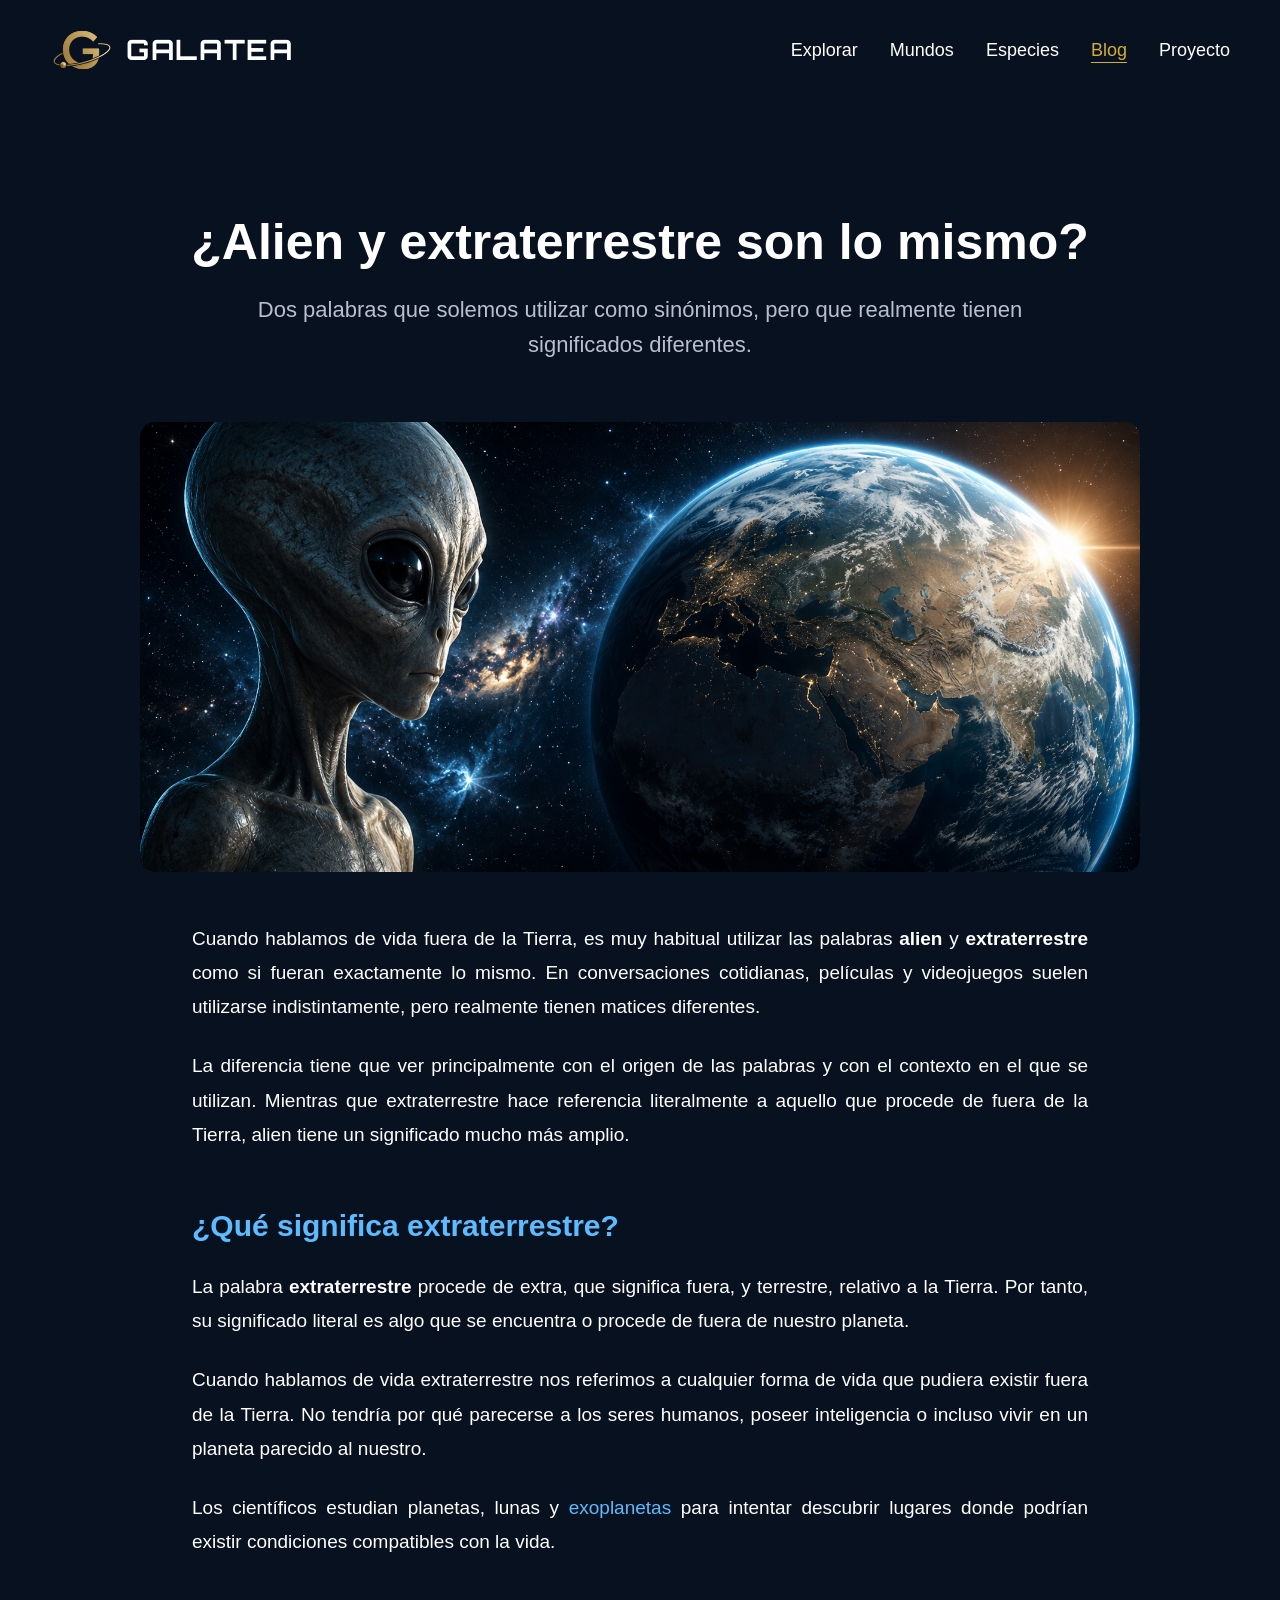
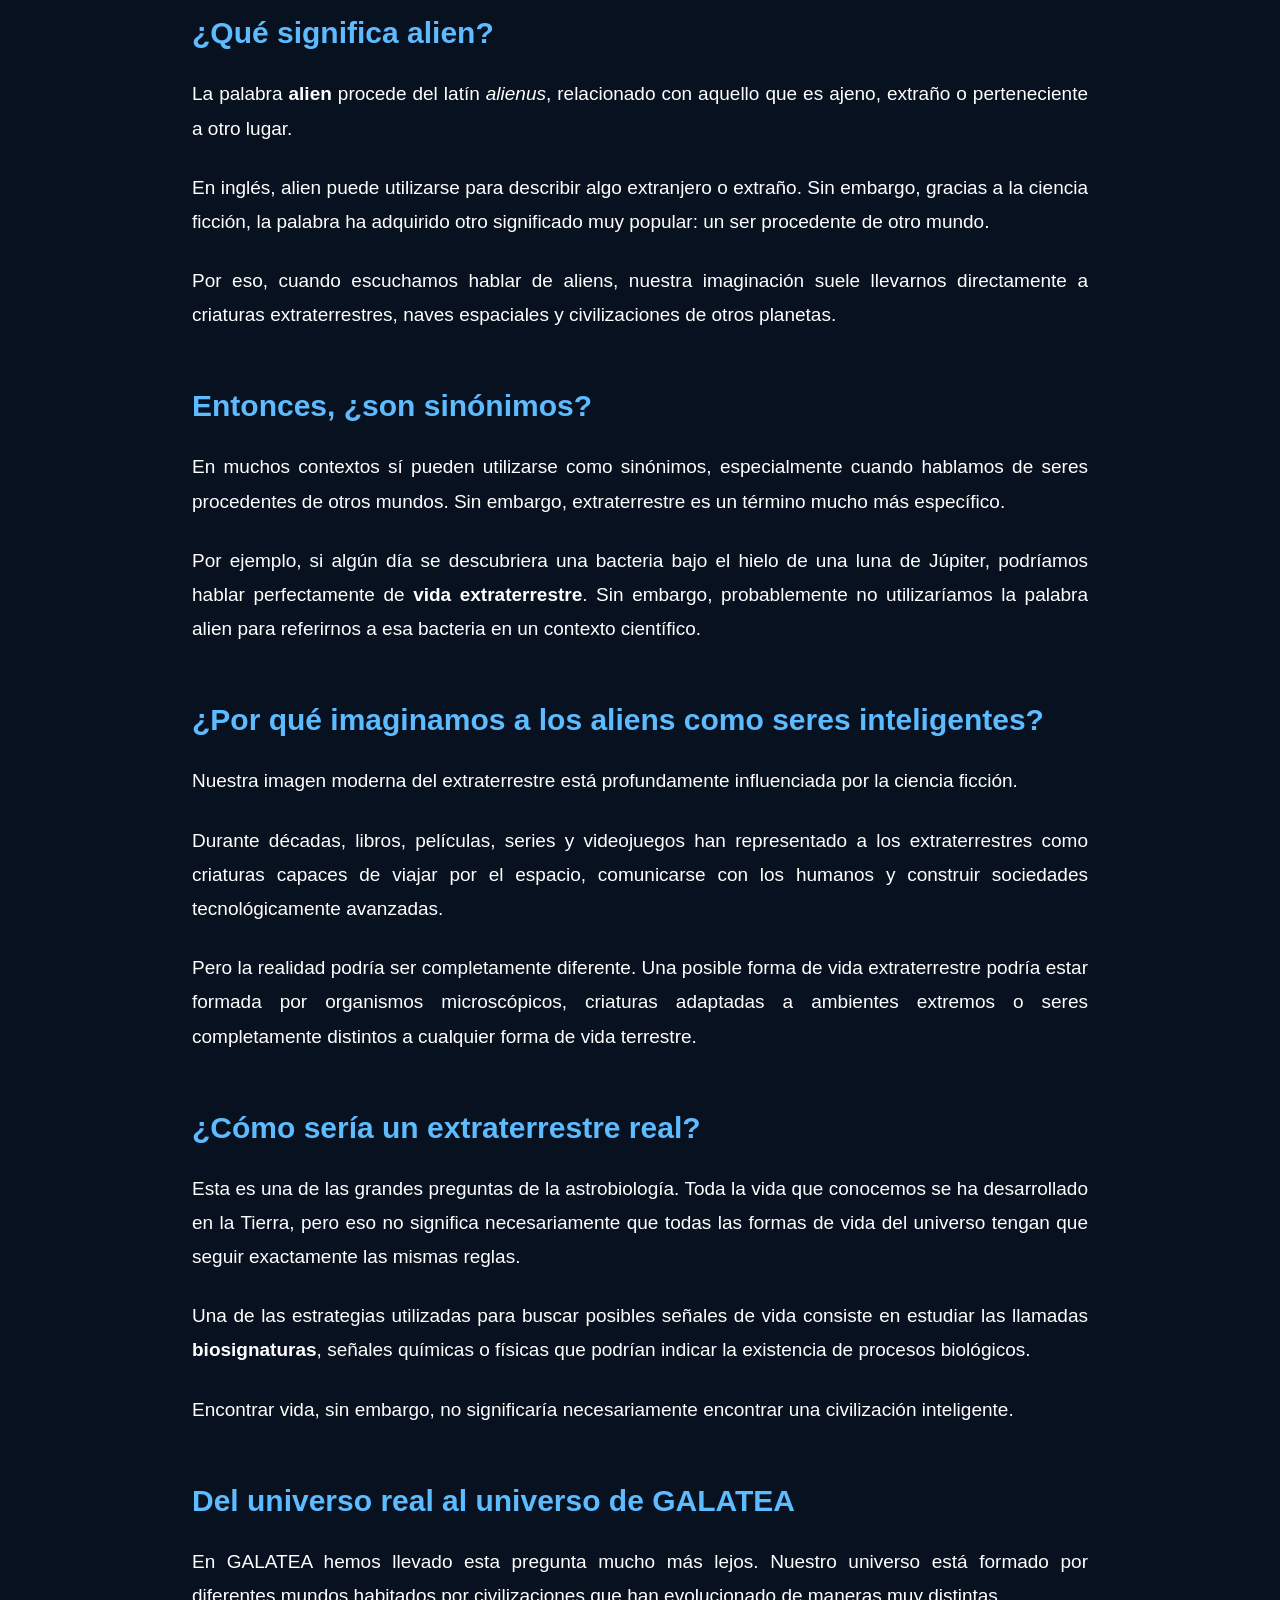
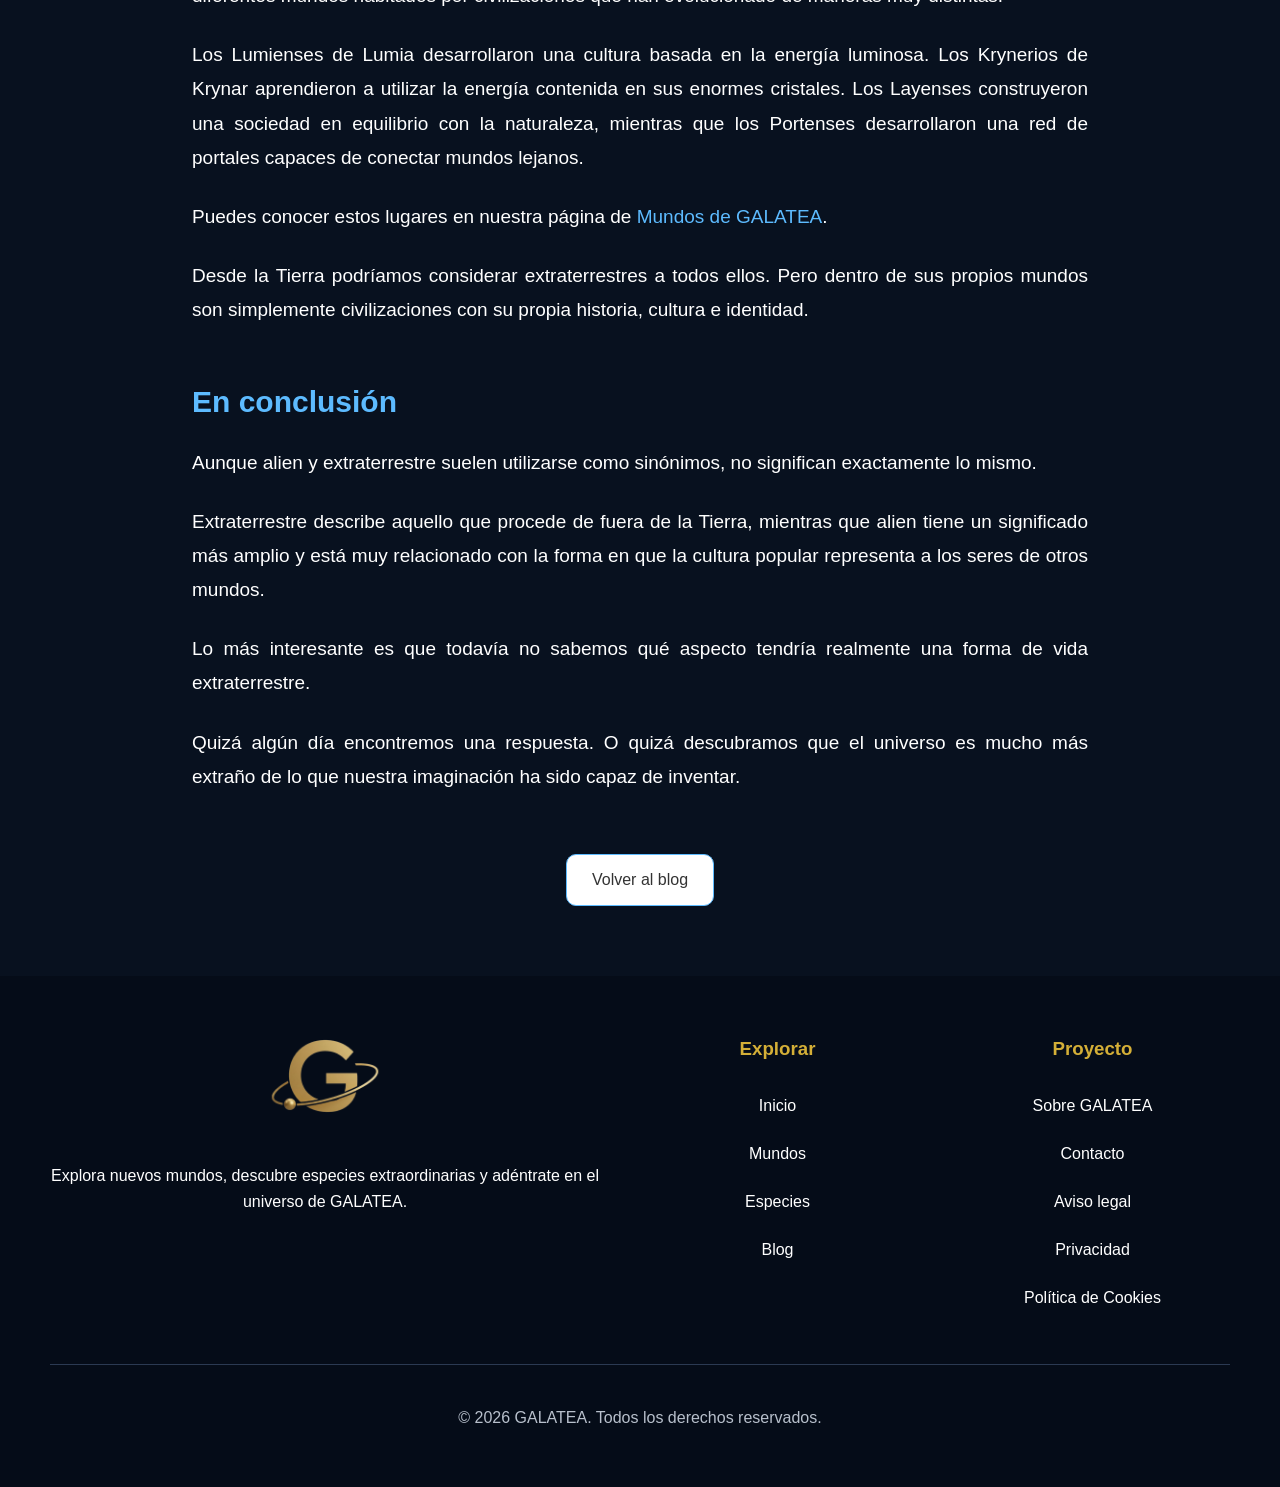
<file: alien-vs-extraterrestre.html>
<!DOCTYPE html>
<html lang="es">

<head>
    <meta charset="UTF-8">
    <meta name="viewport" content="width=device-width, initial-scale=1.0">
    <title>¿Alien y extraterrestre son lo mismo? | GALATEA</title>
    <!-- ESTILOS: base original, ajustes comunes y ajustes de esta página -->
    <link rel="preconnect" href="https://fonts.googleapis.com">
    <link rel="preconnect" href="https://fonts.gstatic.com" crossorigin>
    <link href="https://fonts.googleapis.com/css2?family=Orbitron:wght@500;700&amp;display=swap" rel="stylesheet">
    <link rel="stylesheet" href="css/style.css">
    <link rel="stylesheet" href="css/global.css">
    <link rel="stylesheet" href="css/articulos.css">
    <link rel="icon" href="favicon.ico" sizes="16x16 32x32 48x48">
    <script src="js/navegacion.js" defer></script>
</head>

<body>
    <a class="saltar-contenido" href="#contenido">Saltar al contenido</a>

    <!-- CABECERA: marca y navegación compartidas por todas las páginas -->
    <header class="site-header">
        <a class="marca" href="index.html" aria-label="GALATEA, inicio">
            <img class="logo" src="imagenes/logo.png" alt="" height="80" width="80">
            <span>GALATEA</span>
        </a>
        <!-- JavaScript activa este botón en móvil. Sin JavaScript los enlaces siguen visibles. -->
        <button class="menu-toggle" type="button" aria-controls="menu-principal" aria-expanded="false" aria-label="Abrir menú">
            <span aria-hidden="true">☰</span><span class="menu-texto">Menú</span>
        </button>
        <nav id="menu-principal" aria-label="Navegación principal">
            <a href="index.html">Explorar</a>
            <a href="mundos.html">Mundos</a>
            <a href="especies.html">Especies</a>
            <a href="blog.html" aria-current="true">Blog</a>
            <a href="proyecto.html">Proyecto</a>
        </nav>
    </header>


    <!-- CONTENIDO PRINCIPAL -->
    <main id="contenido">
<!-- CABECERA DEL ARTÍCULO -->

        <section class="article-intro">

            <h1>
                ¿Alien y extraterrestre son lo mismo?
            </h1>

            <p class="article-subtitle">
                Dos palabras que solemos utilizar como sinónimos,
                pero que realmente tienen significados diferentes.
            </p>

        </section>


        <!-- IMAGEN PRINCIPAL -->

        <div class="article-main-image">

            <img src="imagenes/alien-vs-extraterrestrial.png"
                alt="Ilustración sobre la diferencia entre alien y extraterrestre">

        </div>


        <!-- CONTENIDO DEL ARTÍCULO -->

        <section class="article-content">


            <p>
                Cuando hablamos de vida fuera de la Tierra, es muy habitual utilizar
                las palabras <strong>alien</strong> y <strong>extraterrestre</strong>
                como si fueran exactamente lo mismo. En conversaciones cotidianas,
                películas y videojuegos suelen utilizarse indistintamente, pero
                realmente tienen matices diferentes.
            </p>

            <p>
                La diferencia tiene que ver principalmente con el origen de las
                palabras y con el contexto en el que se utilizan. Mientras que
                extraterrestre hace referencia literalmente a aquello que procede
                de fuera de la Tierra, alien tiene un significado mucho más amplio.
            </p>


            <h2>¿Qué significa extraterrestre?</h2>

            <p>
                La palabra <strong>extraterrestre</strong> procede de extra,
                que significa fuera, y terrestre, relativo a la Tierra.
                Por tanto, su significado literal es algo que se encuentra
                o procede de fuera de nuestro planeta.
            </p>

            <p>
                Cuando hablamos de vida extraterrestre nos referimos a cualquier
                forma de vida que pudiera existir fuera de la Tierra. No tendría
                por qué parecerse a los seres humanos, poseer inteligencia o incluso
                vivir en un planeta parecido al nuestro.
            </p>

            <p>
                Los científicos estudian planetas, lunas y
                <a href="https://science.nasa.gov/exoplanets/" target="_blank" rel="noopener noreferrer">
                    exoplanetas
                </a>
                para intentar descubrir lugares donde podrían existir condiciones
                compatibles con la vida.
            </p>


            <h2>¿Qué significa alien?</h2>

            <p>
                La palabra <strong>alien</strong> procede del latín
                <em>alienus</em>, relacionado con aquello que es ajeno,
                extraño o perteneciente a otro lugar.
            </p>

            <p>
                En inglés, alien puede utilizarse para describir algo extranjero
                o extraño. Sin embargo, gracias a la ciencia ficción, la palabra
                ha adquirido otro significado muy popular: un ser procedente
                de otro mundo.
            </p>

            <p>
                Por eso, cuando escuchamos hablar de aliens, nuestra imaginación
                suele llevarnos directamente a criaturas extraterrestres,
                naves espaciales y civilizaciones de otros planetas.
            </p>


            <h2>Entonces, ¿son sinónimos?</h2>

            <p>
                En muchos contextos sí pueden utilizarse como sinónimos,
                especialmente cuando hablamos de seres procedentes de otros mundos.
                Sin embargo, extraterrestre es un término mucho más específico.
            </p>

            <p>
                Por ejemplo, si algún día se descubriera una bacteria bajo el hielo
                de una luna de Júpiter, podríamos hablar perfectamente de
                <strong>vida extraterrestre</strong>. Sin embargo, probablemente
                no utilizaríamos la palabra alien para referirnos a esa bacteria
                en un contexto científico.
            </p>


            <h2>¿Por qué imaginamos a los aliens como seres inteligentes?</h2>

            <p>
                Nuestra imagen moderna del extraterrestre está profundamente
                influenciada por la ciencia ficción.
            </p>

            <p>
                Durante décadas, libros, películas, series y videojuegos han
                representado a los extraterrestres como criaturas capaces de
                viajar por el espacio, comunicarse con los humanos y construir
                sociedades tecnológicamente avanzadas.
            </p>

            <p>
                Pero la realidad podría ser completamente diferente. Una posible
                forma de vida extraterrestre podría estar formada por organismos
                microscópicos, criaturas adaptadas a ambientes extremos o seres
                completamente distintos a cualquier forma de vida terrestre.
            </p>


            <h2>¿Cómo sería un extraterrestre real?</h2>

            <p>
                Esta es una de las grandes preguntas de la astrobiología.
                Toda la vida que conocemos se ha desarrollado en la Tierra,
                pero eso no significa necesariamente que todas las formas de vida
                del universo tengan que seguir exactamente las mismas reglas.
            </p>

            <p>
                Una de las estrategias utilizadas para buscar posibles señales de
                vida consiste en estudiar las llamadas <strong>biosignaturas</strong>,
                señales químicas o físicas que podrían indicar la existencia
                de procesos biológicos.
            </p>

            <p>
                Encontrar vida, sin embargo, no significaría necesariamente
                encontrar una civilización inteligente.
            </p>


            <h2>Del universo real al universo de GALATEA</h2>

            <p>
                En GALATEA hemos llevado esta pregunta mucho más lejos.
                Nuestro universo está formado por diferentes mundos habitados
                por civilizaciones que han evolucionado de maneras muy distintas.
            </p>

            <p>
                Los Lumienses de Lumia desarrollaron una cultura basada en la
                energía luminosa. Los Krynerios de Krynar aprendieron a utilizar
                la energía contenida en sus enormes cristales. Los Layenses
                construyeron una sociedad en equilibrio con la naturaleza,
                mientras que los Portenses desarrollaron una red de portales
                capaces de conectar mundos lejanos.
            </p>

            <p>
                Puedes conocer estos lugares en nuestra página de
                <a href="mundos.html">Mundos de GALATEA</a>.
            </p>

            <p>
                Desde la Tierra podríamos considerar extraterrestres a todos ellos.
                Pero dentro de sus propios mundos son simplemente civilizaciones
                con su propia historia, cultura e identidad.
            </p>


            <h2>En conclusión</h2>

            <p>
                Aunque alien y extraterrestre suelen utilizarse como sinónimos,
                no significan exactamente lo mismo.
            </p>

            <p>
                Extraterrestre describe aquello que procede de fuera de la Tierra,
                mientras que alien tiene un significado más amplio y está muy
                relacionado con la forma en que la cultura popular representa
                a los seres de otros mundos.
            </p>

            <p>
                Lo más interesante es que todavía no sabemos qué aspecto tendría
                realmente una forma de vida extraterrestre.
            </p>

            <p>
                Quizá algún día encontremos una respuesta. O quizá descubramos que
                el universo es mucho más extraño de lo que nuestra imaginación
                ha sido capaz de inventar.
            </p>


            <!-- VOLVER AL BLOG -->

            <div class="back-blog">

                <a href="blog.html" class="boton-secundario">
                    Volver al blog
                </a>

            </div>

        </section>

    </main>


    <!-- PIE DE PÁGINA: patrón del footer general original -->
<footer>

        <div class="footer-content">

            <div class="footer-logo">

                <img src="imagenes/logo.png" alt="Logo de Galatea" width="120">

                <p>
                    Explora nuevos mundos, descubre especies extraordinarias
                    y adéntrate en el universo de GALATEA.
                </p>

            </div>

            <div class="footer-links">

                <h3>Explorar</h3>

                <a href="index.html">Inicio</a>
                <a href="mundos.html">Mundos</a>
                <a href="especies.html">Especies</a>
                <a href="blog.html">Blog</a>

            </div>

            <div class="footer-project">

                <h3>Proyecto</h3>

                <a href="proyecto.html">Sobre GALATEA</a>
                <a href="contacto.html">Contacto</a>
                <a href="aviso-legal.html">Aviso legal</a>
                <a href="privacidad.html">Privacidad</a>
                <a href="politica_de_cookies.html">Política de Cookies</a>
            </div>

        </div>

        <hr>

        <div class="footer-bottom">

            <p>© 2026 GALATEA. Todos los derechos reservados.</p>

        </div>

    </footer>



</body>

</html>
</file>
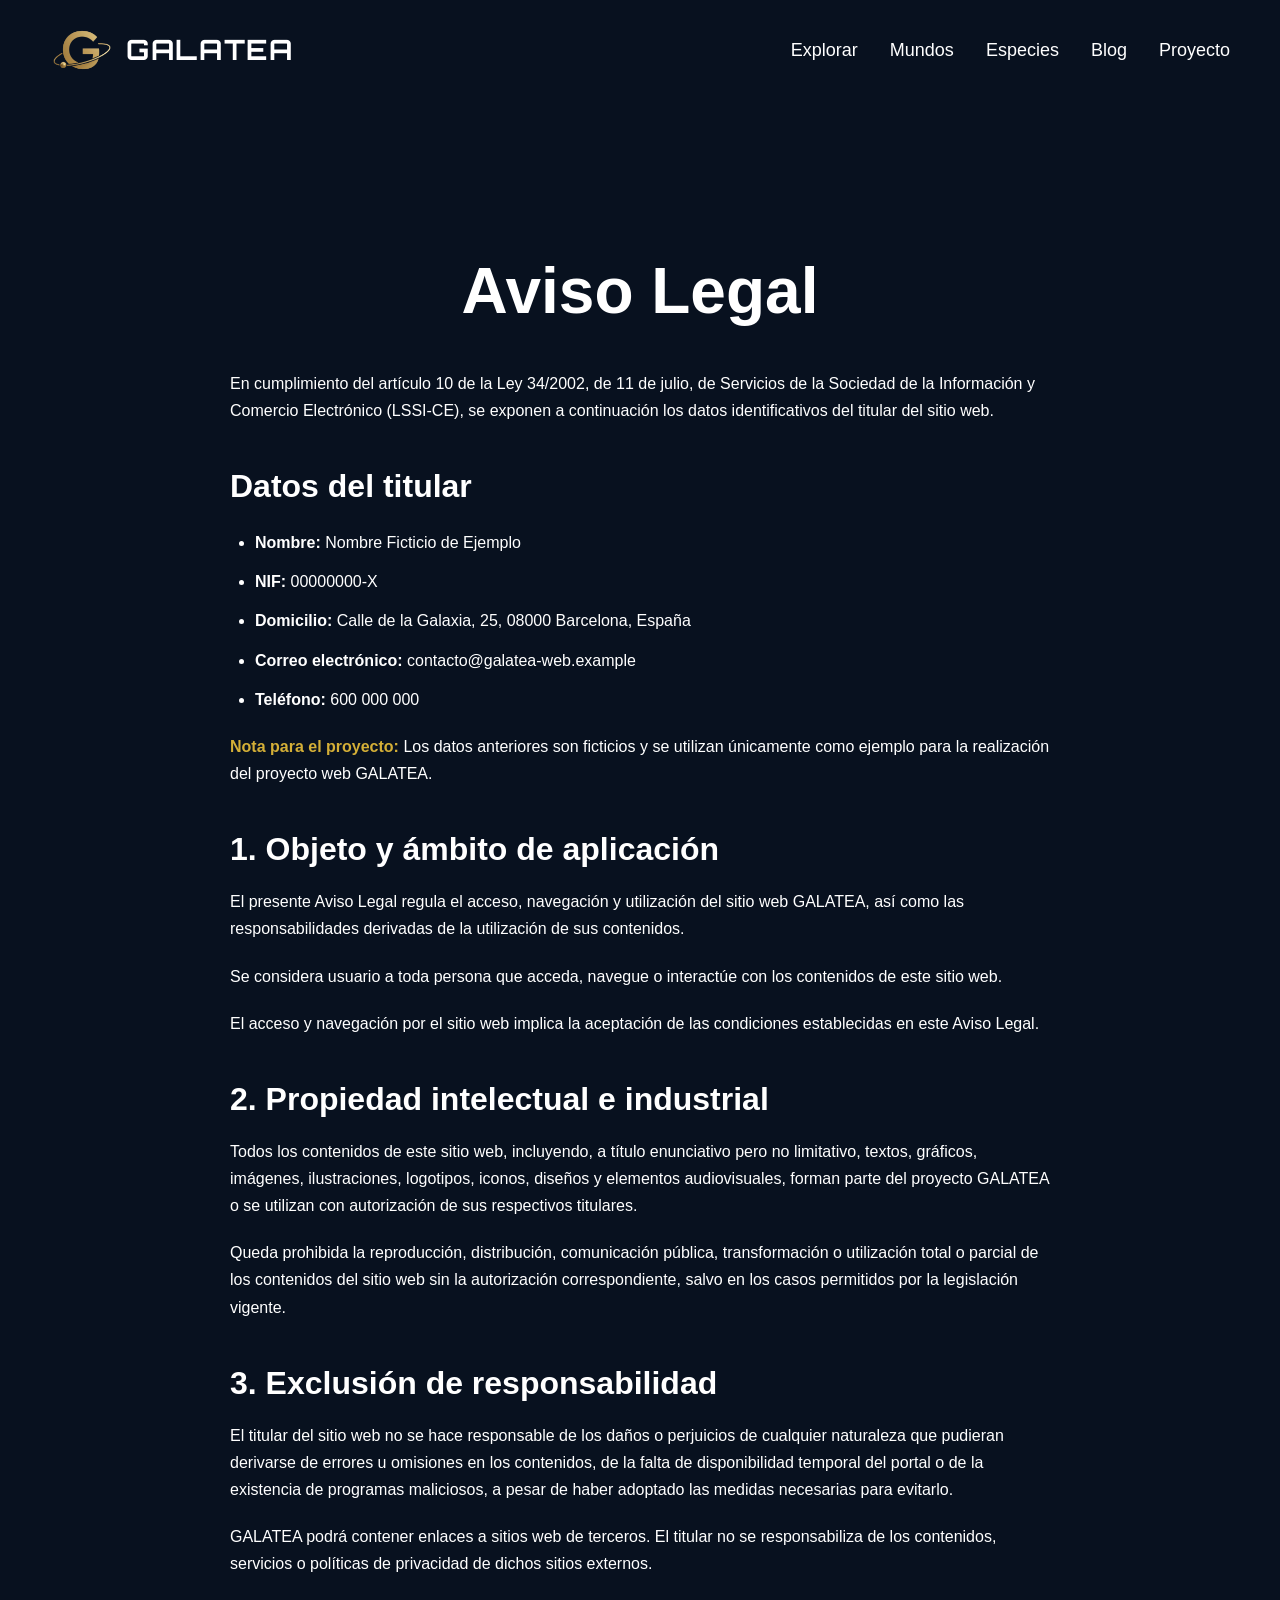
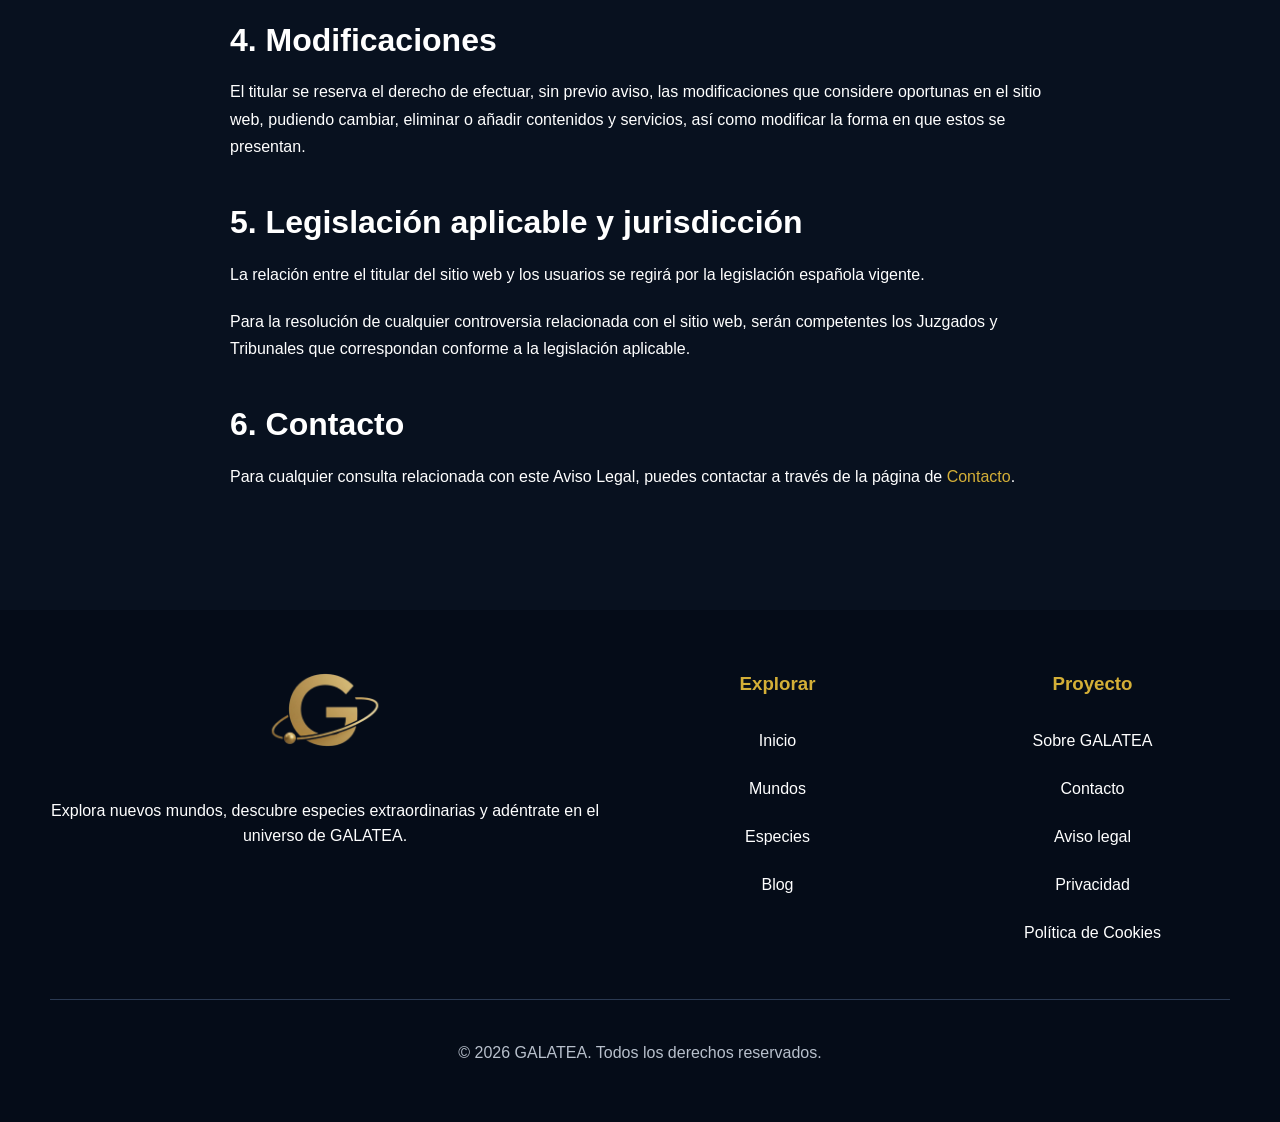
<file: aviso-legal.html>
<!DOCTYPE html>
<html lang="es">

<head>
    <meta charset="UTF-8">
    <meta name="viewport" content="width=device-width, initial-scale=1.0">
    <title>Aviso Legal | GALATEA</title>
    <!-- ESTILOS: base original, ajustes comunes y ajustes de esta página -->
    <link rel="preconnect" href="https://fonts.googleapis.com">
    <link rel="preconnect" href="https://fonts.gstatic.com" crossorigin>
    <link href="https://fonts.googleapis.com/css2?family=Orbitron:wght@500;700&amp;display=swap" rel="stylesheet">
    <link rel="stylesheet" href="css/style.css">
    <link rel="stylesheet" href="css/global.css">
    <link rel="stylesheet" href="css/legal.css">
    <link rel="icon" href="favicon.ico" sizes="16x16 32x32 48x48">
    <script src="js/navegacion.js" defer></script>

</head>

<body>
    <a class="saltar-contenido" href="#contenido">Saltar al contenido</a>
    <!-- CABECERA: marca y navegación compartidas por todas las páginas -->
    <header class="site-header">
        <a class="marca" href="index.html" aria-label="GALATEA, inicio">
            <img class="logo" src="imagenes/logo.png" alt="" height="80" width="80">
            <span>GALATEA</span>
        </a>
        <!-- JavaScript activa este botón en móvil. Sin JavaScript los enlaces siguen visibles. -->
        <button class="menu-toggle" type="button" aria-controls="menu-principal" aria-expanded="false" aria-label="Abrir menú">
            <span aria-hidden="true">☰</span><span class="menu-texto">Menú</span>
        </button>
        <nav id="menu-principal" aria-label="Navegación principal">
            <a href="index.html">Explorar</a>
            <a href="mundos.html">Mundos</a>
            <a href="especies.html">Especies</a>
            <a href="blog.html">Blog</a>
            <a href="proyecto.html">Proyecto</a>
        </nav>
    </header>


    <!-- CONTENIDO PRINCIPAL -->
    <main id="contenido">

        <section class="legal">

            <h1>Aviso Legal</h1>

            <p>
                En cumplimiento del artículo 10 de la Ley 34/2002, de 11 de julio,
                de Servicios de la Sociedad de la Información y Comercio Electrónico
                (LSSI-CE), se exponen a continuación los datos identificativos del
                titular del sitio web.
            </p>


            <h2>Datos del titular</h2>

            <ul>
                <li>
                    <strong>Nombre:</strong> Nombre Ficticio de Ejemplo
                </li>

                <li>
                    <strong>NIF:</strong> 00000000-X
                </li>

                <li>
                    <strong>Domicilio:</strong> Calle de la Galaxia, 25,
                    08000 Barcelona, España
                </li>

                <li>
                    <strong>Correo electrónico:</strong>
                    contacto@galatea-web.example
                </li>

                <li>
                    <strong>Teléfono:</strong> 600 000 000
                </li>
            </ul>

            <p>
                <strong>Nota para el proyecto:</strong>
                Los datos anteriores son ficticios y se utilizan únicamente
                como ejemplo para la realización del proyecto web GALATEA.
            </p>


            <h2>1. Objeto y ámbito de aplicación</h2>

            <p>
                El presente Aviso Legal regula el acceso, navegación y utilización
                del sitio web GALATEA, así como las responsabilidades derivadas
                de la utilización de sus contenidos.
            </p>

            <p>
                Se considera usuario a toda persona que acceda, navegue o
                interactúe con los contenidos de este sitio web.
            </p>

            <p>
                El acceso y navegación por el sitio web implica la aceptación
                de las condiciones establecidas en este Aviso Legal.
            </p>


            <h2>2. Propiedad intelectual e industrial</h2>

            <p>
                Todos los contenidos de este sitio web, incluyendo, a título
                enunciativo pero no limitativo, textos, gráficos, imágenes,
                ilustraciones, logotipos, iconos, diseños y elementos
                audiovisuales, forman parte del proyecto GALATEA o se utilizan
                con autorización de sus respectivos titulares.
            </p>

            <p>
                Queda prohibida la reproducción, distribución, comunicación
                pública, transformación o utilización total o parcial de los
                contenidos del sitio web sin la autorización correspondiente,
                salvo en los casos permitidos por la legislación vigente.
            </p>


            <h2>3. Exclusión de responsabilidad</h2>

            <p>
                El titular del sitio web no se hace responsable de los daños
                o perjuicios de cualquier naturaleza que pudieran derivarse
                de errores u omisiones en los contenidos, de la falta de
                disponibilidad temporal del portal o de la existencia de
                programas maliciosos, a pesar de haber adoptado las medidas
                necesarias para evitarlo.
            </p>

            <p>
                GALATEA podrá contener enlaces a sitios web de terceros.
                El titular no se responsabiliza de los contenidos, servicios
                o políticas de privacidad de dichos sitios externos.
            </p>


            <h2>4. Modificaciones</h2>

            <p>
                El titular se reserva el derecho de efectuar, sin previo aviso,
                las modificaciones que considere oportunas en el sitio web,
                pudiendo cambiar, eliminar o añadir contenidos y servicios,
                así como modificar la forma en que estos se presentan.
            </p>


            <h2>5. Legislación aplicable y jurisdicción</h2>

            <p>
                La relación entre el titular del sitio web y los usuarios se
                regirá por la legislación española vigente.
            </p>

            <p>
                Para la resolución de cualquier controversia relacionada con
                el sitio web, serán competentes los Juzgados y Tribunales que
                correspondan conforme a la legislación aplicable.
            </p>


            <h2>6. Contacto</h2>

            <p>
                Para cualquier consulta relacionada con este Aviso Legal,
                puedes contactar a través de la página de
                <a href="contacto.html">Contacto</a>.
            </p>

        </section>

    </main>


    <!-- PIE DE PÁGINA: patrón del footer general original -->
<footer>

        <div class="footer-content">

            <div class="footer-logo">

                <img src="imagenes/logo.png" alt="Logo de Galatea" width="120">

                <p>
                    Explora nuevos mundos, descubre especies extraordinarias
                    y adéntrate en el universo de GALATEA.
                </p>

            </div>

            <div class="footer-links">

                <h3>Explorar</h3>

                <a href="index.html">Inicio</a>
                <a href="mundos.html">Mundos</a>
                <a href="especies.html">Especies</a>
                <a href="blog.html">Blog</a>

            </div>

            <div class="footer-project">

                <h3>Proyecto</h3>

                <a href="proyecto.html">Sobre GALATEA</a>
                <a href="contacto.html">Contacto</a>
                <a href="aviso-legal.html">Aviso legal</a>
                <a href="privacidad.html">Privacidad</a>
                <a href="politica_de_cookies.html">Política de Cookies</a>

            </div>

        </div>

        <hr>

        <div class="footer-bottom">

            <p>© 2026 GALATEA. Todos los derechos reservados.</p>

        </div>

    </footer>


</body>

</html>
</file>
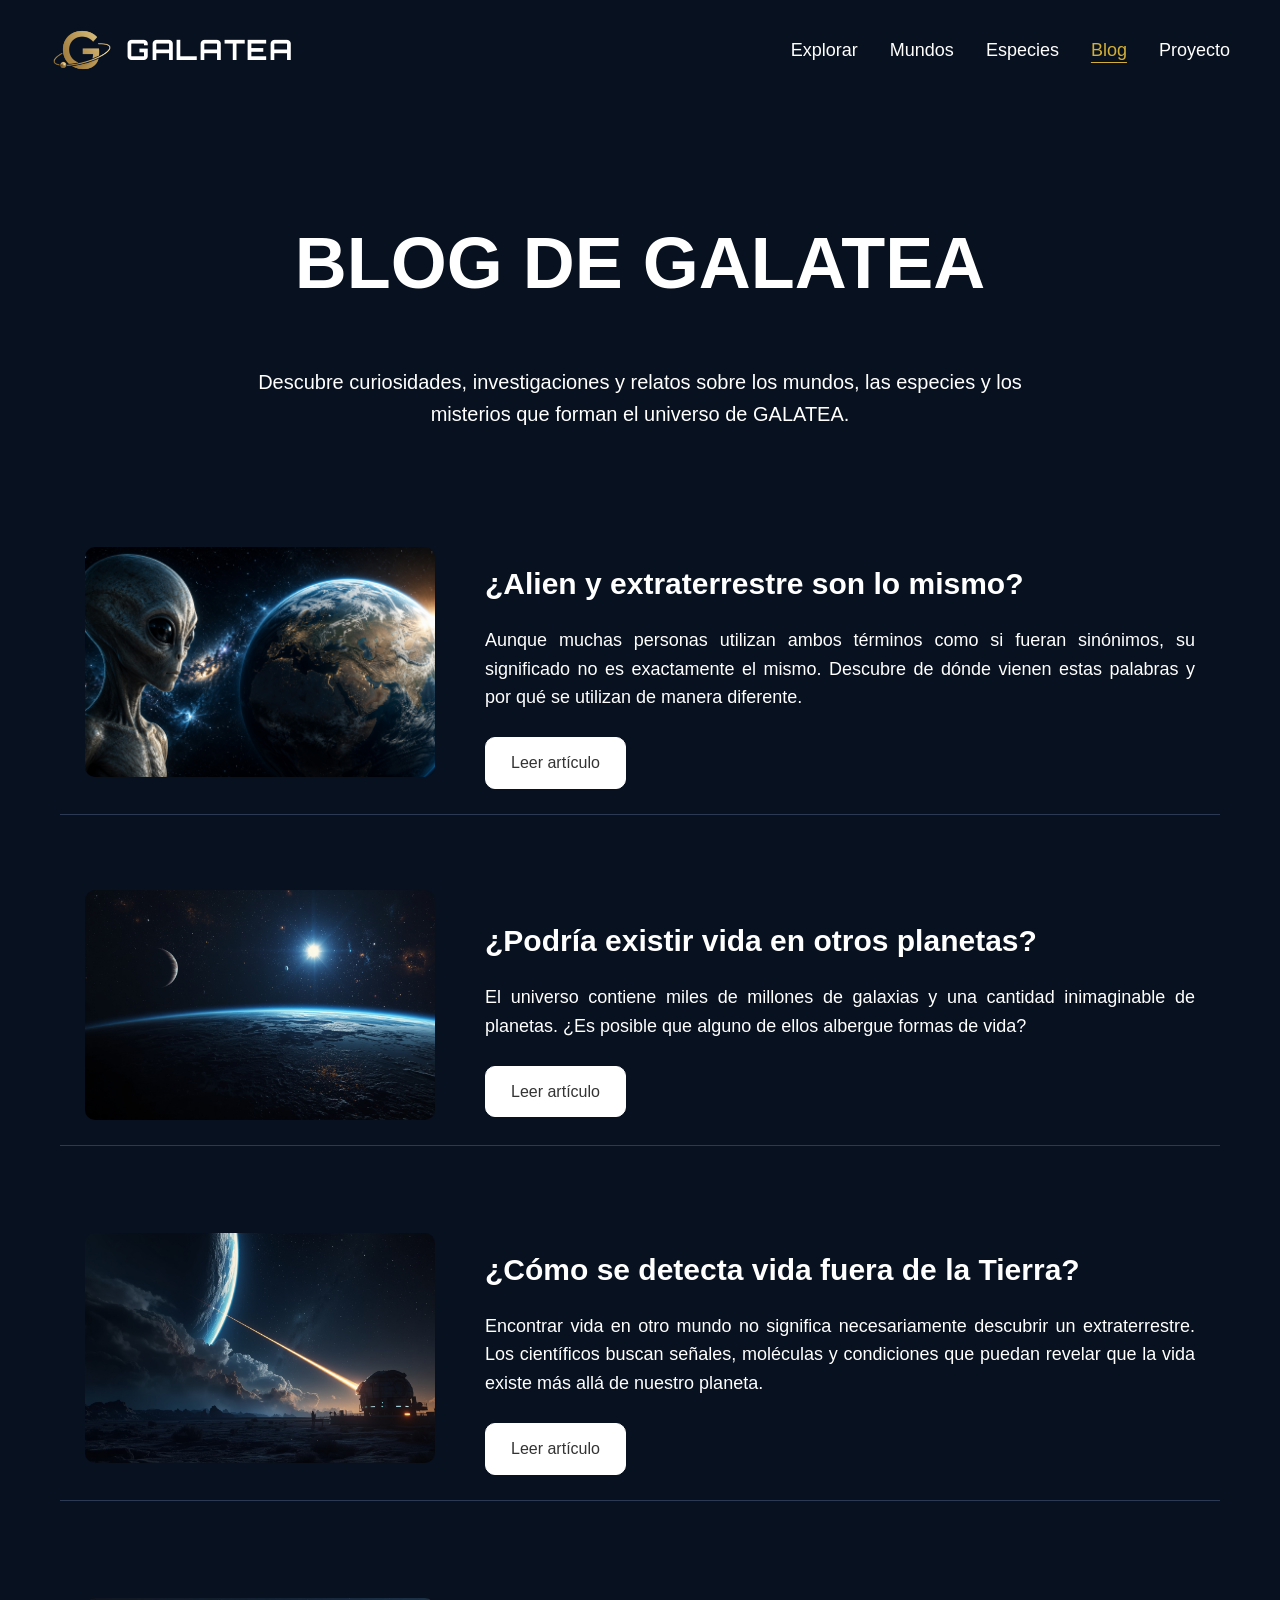
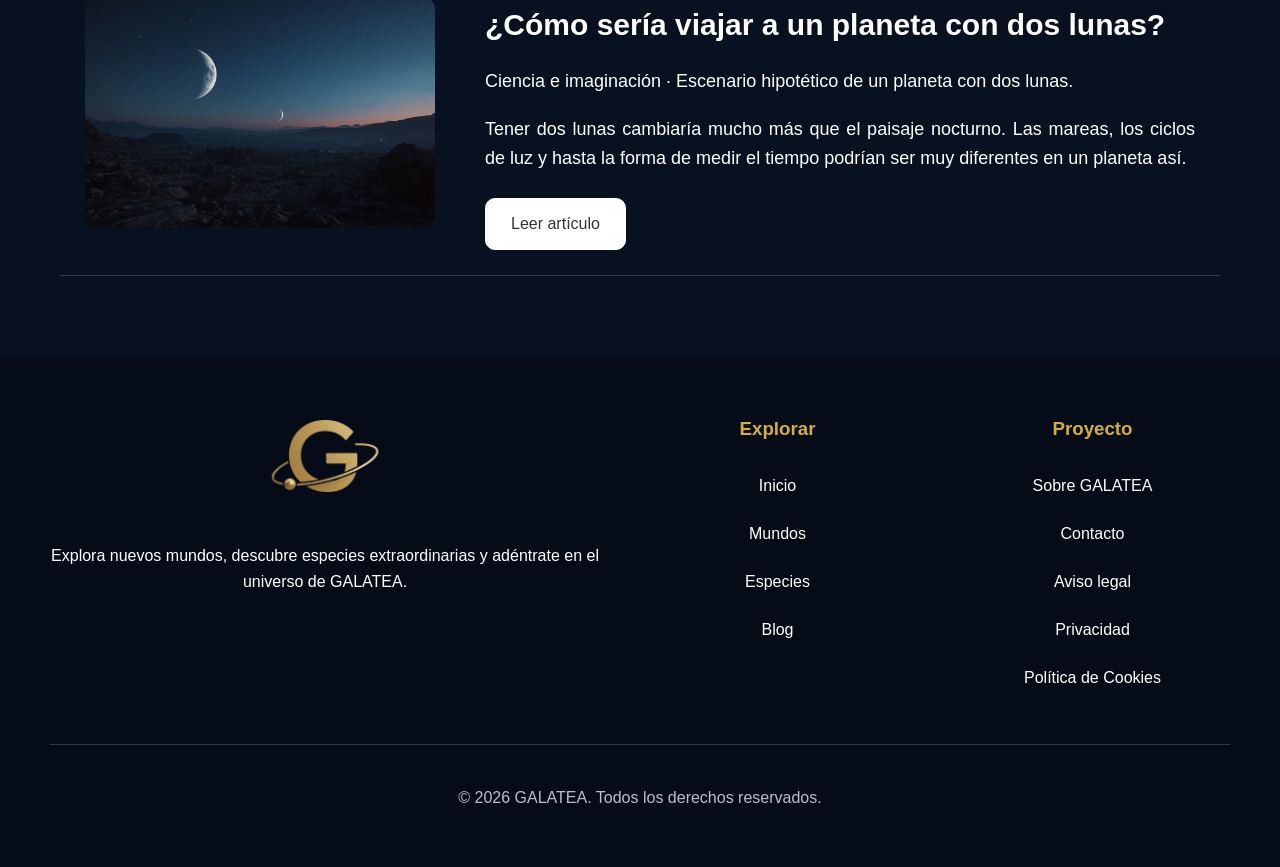
<file: blog.html>
<!DOCTYPE html>
<html lang="es">

<head>
    <meta charset="UTF-8">
    <meta name="viewport" content="width=device-width, initial-scale=1.0">
    <title>BLOG DE GALATEA | GALATEA</title>
    <!-- ESTILOS: base original, ajustes comunes y ajustes de esta página -->
    <link rel="preconnect" href="https://fonts.googleapis.com">
    <link rel="preconnect" href="https://fonts.gstatic.com" crossorigin>
    <link href="https://fonts.googleapis.com/css2?family=Orbitron:wght@500;700&amp;display=swap" rel="stylesheet">
    <link rel="stylesheet" href="css/style.css">
    <link rel="stylesheet" href="css/global.css">
    <link rel="stylesheet" href="css/blog.css">
    <link rel="icon" href="favicon.ico" sizes="16x16 32x32 48x48">
    <script src="js/navegacion.js" defer></script>
</head>

<body>
    <a class="saltar-contenido" href="#contenido">Saltar al contenido</a>

    <!-- CABECERA: marca y navegación compartidas por todas las páginas -->
    <header class="site-header">
        <a class="marca" href="index.html" aria-label="GALATEA, inicio">
            <img class="logo" src="imagenes/logo.png" alt="" height="80" width="80">
            <span>GALATEA</span>
        </a>
        <!-- JavaScript activa este botón en móvil. Sin JavaScript los enlaces siguen visibles. -->
        <button class="menu-toggle" type="button" aria-controls="menu-principal" aria-expanded="false" aria-label="Abrir menú">
            <span aria-hidden="true">☰</span><span class="menu-texto">Menú</span>
        </button>
        <nav id="menu-principal" aria-label="Navegación principal">
            <a href="index.html">Explorar</a>
            <a href="mundos.html">Mundos</a>
            <a href="especies.html">Especies</a>
            <a href="blog.html" aria-current="page">Blog</a>
            <a href="proyecto.html">Proyecto</a>
        </nav>
    </header>


    <!-- CONTENIDO PRINCIPAL -->
    <main id="contenido">
<!-- INTRODUCCIÓN DEL BLOG -->

        <section class="blog-intro">

            <h1 class="titulo">BLOG DE GALATEA</h1>

            <p>
                Descubre curiosidades, investigaciones y relatos sobre los
                mundos, las especies y los misterios que forman el universo de GALATEA.
            </p>

        </section>


        <!-- LISTADO DE ARTÍCULOS -->

        <section class="blog-list">


            <div class="blog-article">

                <div class="blog-image">

                    <img src="imagenes/alien-vs-extraterrestrial.png"
                        alt="Ilustración sobre la diferencia entre alien y extraterrestre">

                </div>

                <div class="blog-content">

                    <h2>
                        <a href="alien-vs-extraterrestre.html">
                            ¿Alien y extraterrestre son lo mismo?
                        </a>
                    </h2>

                    <p>
                        Aunque muchas personas utilizan ambos términos como si fueran
                        sinónimos, su significado no es exactamente el mismo.
                        Descubre de dónde vienen estas palabras y por qué se utilizan
                        de manera diferente.
                    </p>
                    <a href="alien-vs-extraterrestre.html" class="boton-secundario">
                        Leer artículo
                    </a>

                </div>

            </div>


            <div class="blog-article">

                <div class="blog-image">

                    <img src="imagenes/vida-en-otros-planetas.jpg" alt="Representación de posible vida extraterrestre">

                </div>

                <div class="blog-content">

                    <h2>
                        <a href="vida-en-otros-planetas.html">
                            ¿Podría existir vida en otros planetas?
                        </a>
                    </h2>

                    <p>
                        El universo contiene miles de millones de galaxias y una
                        cantidad inimaginable de planetas. ¿Es posible que alguno
                        de ellos albergue formas de vida?
                    </p>

                    <a href="vida-en-otros-planetas.html" class="boton-secundario">
                        Leer artículo
                    </a>

                </div>

            </div>


            <div class="blog-article">

                <div class="blog-image">

                    <img src="imagenes/detectar-vida.jpg" alt="Telescópio apuntando a un planeta">

                </div>

                <div class="blog-content">

                    <h2>
                        <a href="detectar-vida.html">
                            ¿Cómo se detecta vida fuera de la Tierra?
                        </a>
                    </h2>

                    <p>
                        Encontrar vida en otro mundo no significa necesariamente descubrir un extraterrestre. Los
                        científicos buscan señales, moléculas y condiciones que puedan revelar que la vida existe más
                        allá de nuestro planeta.
                    </p>

                    <a href="detectar-vida.html" class="boton-secundario">
                        Leer artículo
                    </a>


                </div>

            </div>


            <div class="blog-article">

                <div class="blog-image">

                    <img src="imagenes/planeta-dos-lunas.jpg" alt="vista del cielo de un planeta con 2 lunas">

                </div>

                <div class="blog-content">

                    <h2>
                        <a href="viajar-planeta-dos-lunas.html">
                            ¿Cómo sería viajar a un planeta con dos lunas?
                        </a>
                    </h2>
                    <p class="categoria-articulo">Ciencia e imaginación · Escenario hipotético de un planeta con dos lunas.</p>

                    <p>
                        Tener dos lunas cambiaría mucho más que el paisaje nocturno.
                        Las mareas, los ciclos de luz y hasta la forma de medir el tiempo
                        podrían ser muy diferentes en un planeta así.
                    </p>

                    <a href="viajar-planeta-dos-lunas.html" class="boton-secundario">
                        Leer artículo
                    </a>

                </div>

            </div>


        </section>

    </main>


    <!-- FOOTER -->

    <!-- PIE DE PÁGINA: patrón del footer general original -->
<footer>

        <div class="footer-content">

            <div class="footer-logo">

                <img src="imagenes/logo.png" alt="Logo de Galatea" width="120">

                <p>
                    Explora nuevos mundos, descubre especies extraordinarias
                    y adéntrate en el universo de GALATEA.
                </p>

            </div>

            <div class="footer-links">

                <h3>Explorar</h3>

                <a href="index.html">Inicio</a>
                <a href="mundos.html">Mundos</a>
                <a href="especies.html">Especies</a>
                <a href="blog.html">Blog</a>

            </div>

            <div class="footer-project">

                <h3>Proyecto</h3>

                <a href="proyecto.html">Sobre GALATEA</a>
                <a href="contacto.html">Contacto</a>
                <a href="aviso-legal.html">Aviso legal</a>
                <a href="privacidad.html">Privacidad</a>
                <a href="politica_de_cookies.html">Política de Cookies</a>

            </div>

        </div>

        <hr>

        <div class="footer-bottom">

            <p>© 2026 GALATEA. Todos los derechos reservados.</p>

        </div>

    </footer>



</body>

</html>
</file>
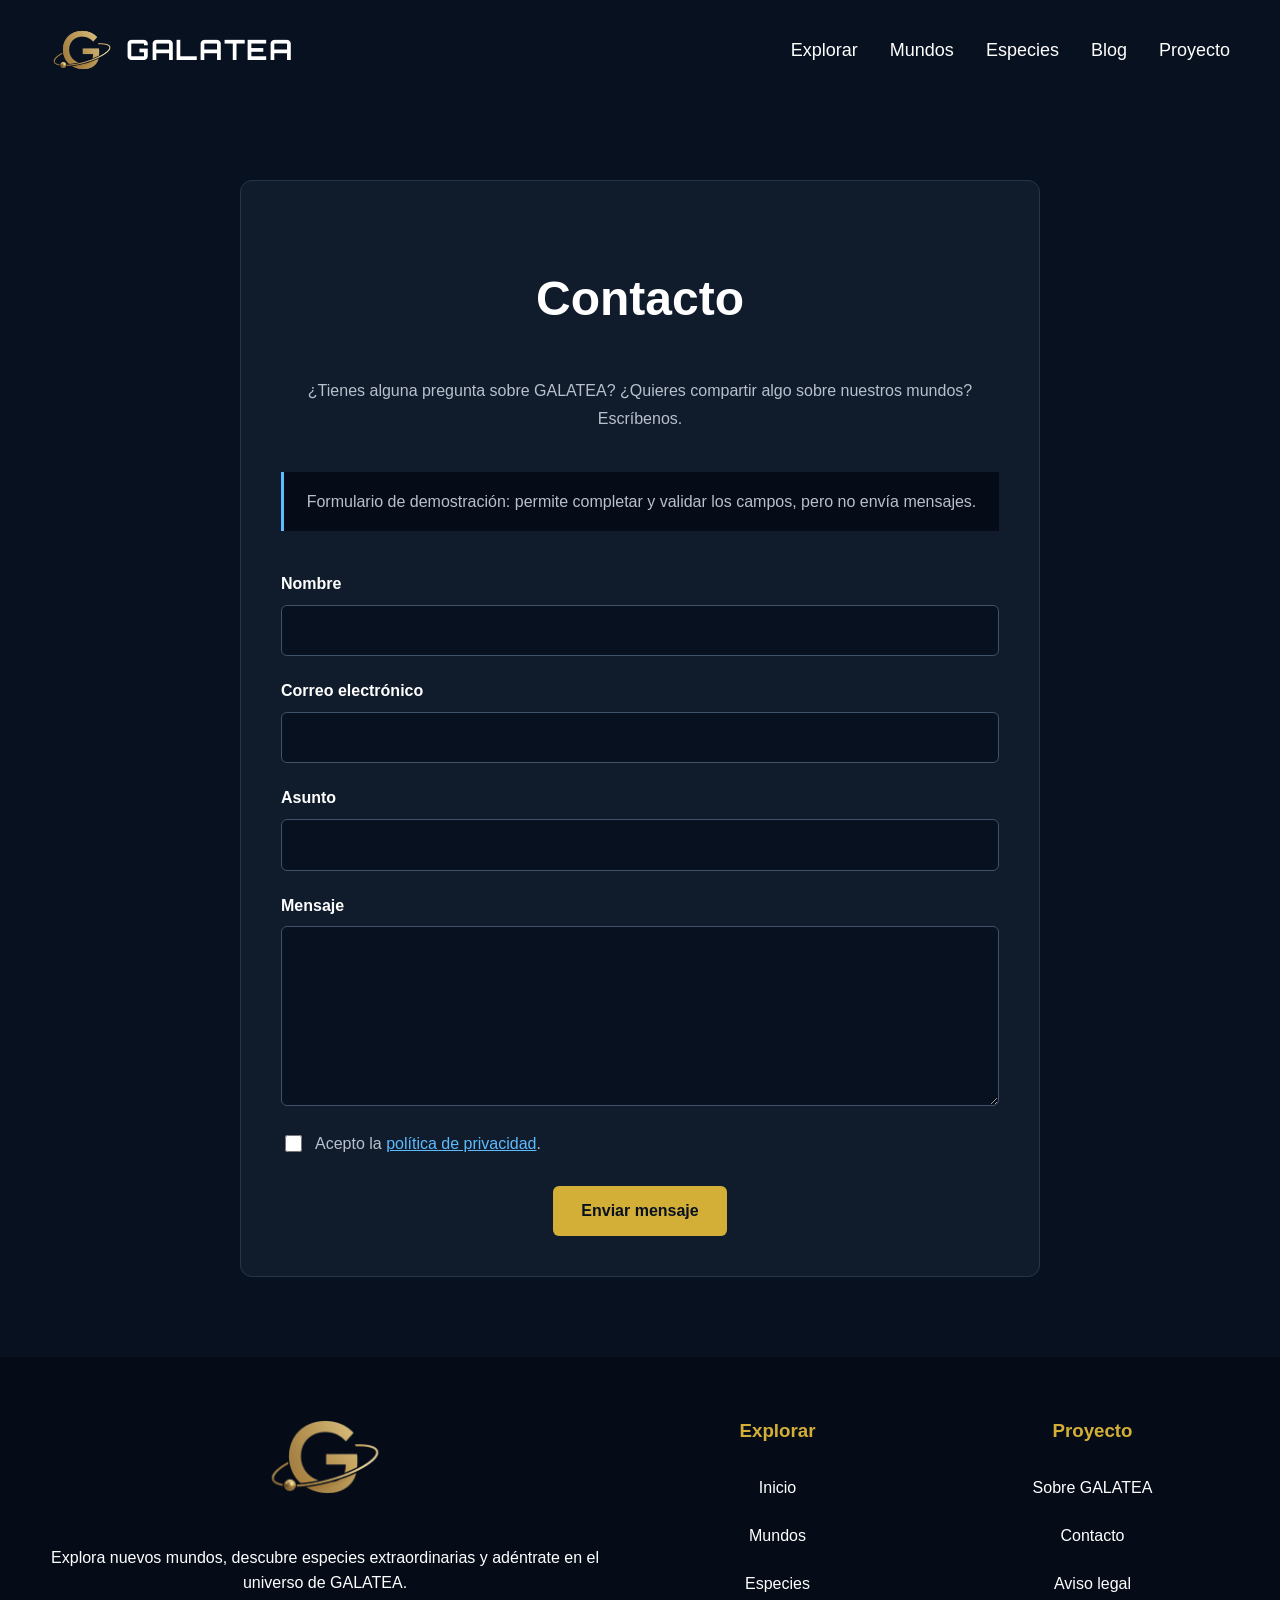
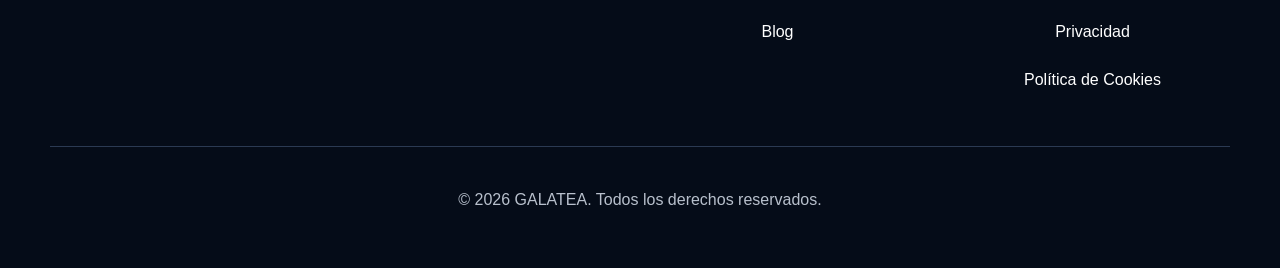
<file: contacto.html>
<!DOCTYPE html>
<html lang="es">

<head>
    <meta charset="UTF-8">
    <meta name="viewport" content="width=device-width, initial-scale=1.0">
    <title>Contacto | GALATEA</title>
    <!-- ESTILOS: base original, ajustes comunes y ajustes de esta página -->
    <link rel="preconnect" href="https://fonts.googleapis.com">
    <link rel="preconnect" href="https://fonts.gstatic.com" crossorigin>
    <link href="https://fonts.googleapis.com/css2?family=Orbitron:wght@500;700&amp;display=swap" rel="stylesheet">
    <link rel="stylesheet" href="css/style.css">
    <link rel="stylesheet" href="css/global.css">
    <link rel="stylesheet" href="css/contacto.css">
    <link rel="icon" href="favicon.ico" sizes="16x16 32x32 48x48">
    <script src="js/navegacion.js" defer></script>

    <script src="js/contacto.js" defer></script>
</head>

<body>
    <a class="saltar-contenido" href="#contenido">Saltar al contenido</a>

    <!-- CABECERA: marca y navegación compartidas por todas las páginas -->
    <header class="site-header">
        <a class="marca" href="index.html" aria-label="GALATEA, inicio">
            <img class="logo" src="imagenes/logo.png" alt="" height="80" width="80">
            <span>GALATEA</span>
        </a>
        <!-- JavaScript activa este botón en móvil. Sin JavaScript los enlaces siguen visibles. -->
        <button class="menu-toggle" type="button" aria-controls="menu-principal" aria-expanded="false" aria-label="Abrir menú">
            <span aria-hidden="true">☰</span><span class="menu-texto">Menú</span>
        </button>
        <nav id="menu-principal" aria-label="Navegación principal">
            <a href="index.html">Explorar</a>
            <a href="mundos.html">Mundos</a>
            <a href="especies.html">Especies</a>
            <a href="blog.html">Blog</a>
            <a href="proyecto.html">Proyecto</a>
        </nav>
    </header>

    <!-- CONTENIDO PRINCIPAL -->
    <main id="contenido">

        <section class="contacto">
            <h1>Contacto</h1>

            <p>
                ¿Tienes alguna pregunta sobre GALATEA?
                ¿Quieres compartir algo sobre nuestros mundos?
                Escríbenos.
            </p>

            <!-- FORMULARIO ACADÉMICO: no hay un servicio de envío configurado. -->
            <p id="aviso-formulario" class="aviso-formulario">Formulario de demostración: permite completar y validar los campos, pero no envía mensajes.</p>
            <form id="formulario-contacto" aria-describedby="aviso-formulario">

                <div class="campo">
                    <label for="nombre">Nombre</label>
                    <input type="text" id="nombre" name="nombre" required>
                </div>

                <div class="campo">
                    <label for="email">Correo electrónico</label>
                    <input type="email" id="email" name="email" required>
                </div>

                <div class="campo">
                    <label for="asunto">Asunto</label>
                    <input type="text" id="asunto" name="asunto" required>
                </div>

                <div class="campo">
                    <label for="mensaje">Mensaje</label>
                    <textarea id="mensaje" name="mensaje" rows="6" required></textarea>
                </div>

                <div class="campo-checkbox">
                    <input type="checkbox" id="privacidad" name="privacidad" required>
                    <label for="privacidad">
                        Acepto la <a href="privacidad.html">política de privacidad</a>.
                    </label>
                </div>

                <button type="submit" disabled>Enviar mensaje</button>

            </form>
            <p id="estado-formulario" role="status"></p>
            <noscript><p>Activa JavaScript para probar la validación del formulario.</p></noscript>
        </section>

    </main>

    <!-- PIE DE PÁGINA: patrón del footer general original -->
<footer>

        <div class="footer-content">

            <div class="footer-logo">

                <img src="imagenes/logo.png" alt="Logo de Galatea" width="120">

                <p>
                    Explora nuevos mundos, descubre especies extraordinarias
                    y adéntrate en el universo de GALATEA.
                </p>

            </div>

            <div class="footer-links">

                <h3>Explorar</h3>

                <a href="index.html">Inicio</a>
                <a href="mundos.html">Mundos</a>
                <a href="especies.html">Especies</a>
                <a href="blog.html">Blog</a>

            </div>

            <div class="footer-project">

                <h3>Proyecto</h3>

                <a href="proyecto.html">Sobre GALATEA</a>
                <a href="contacto.html">Contacto</a>
                <a href="aviso-legal.html">Aviso legal</a>
                <a href="privacidad.html">Privacidad</a>
                <a href="politica_de_cookies.html">Política de Cookies</a>

            </div>

        </div>

        <hr>

        <div class="footer-bottom">

            <p>© 2026 GALATEA. Todos los derechos reservados.</p>

        </div>

    </footer>



</body>

</html>
</file>
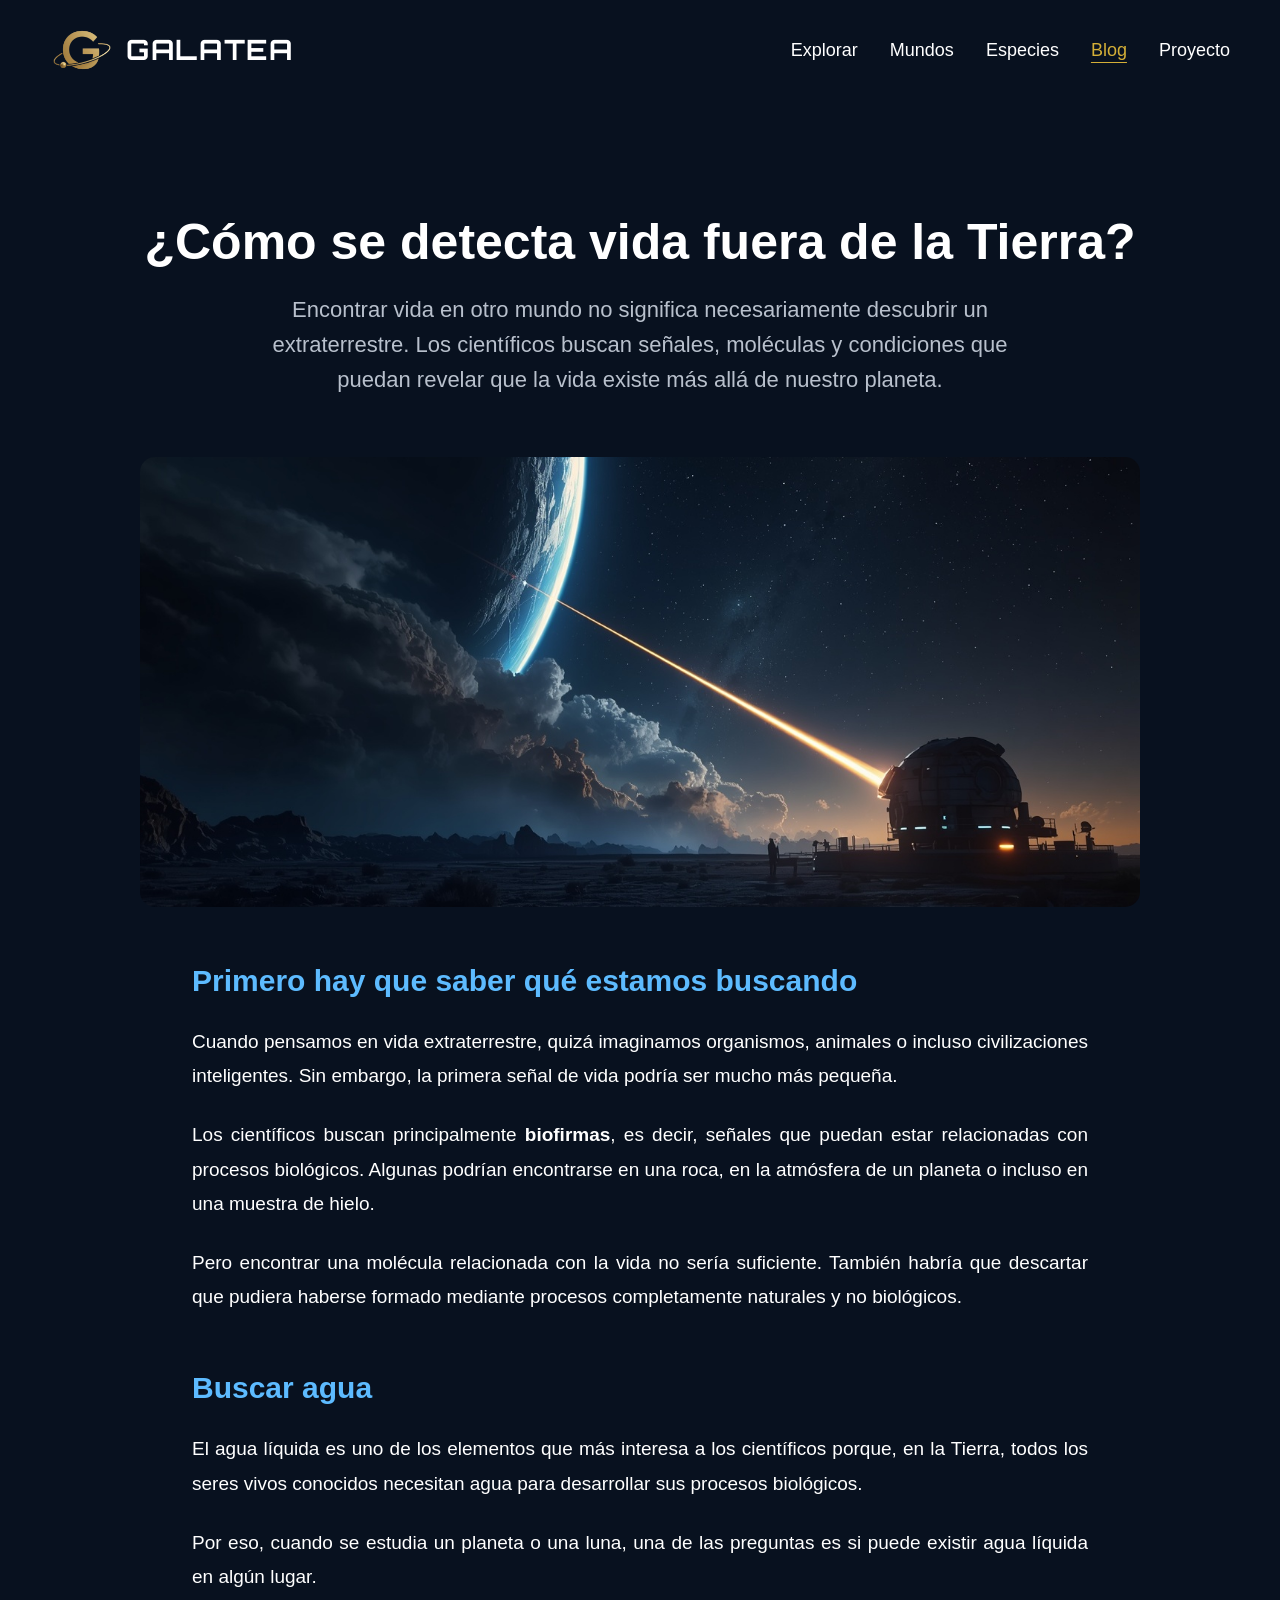
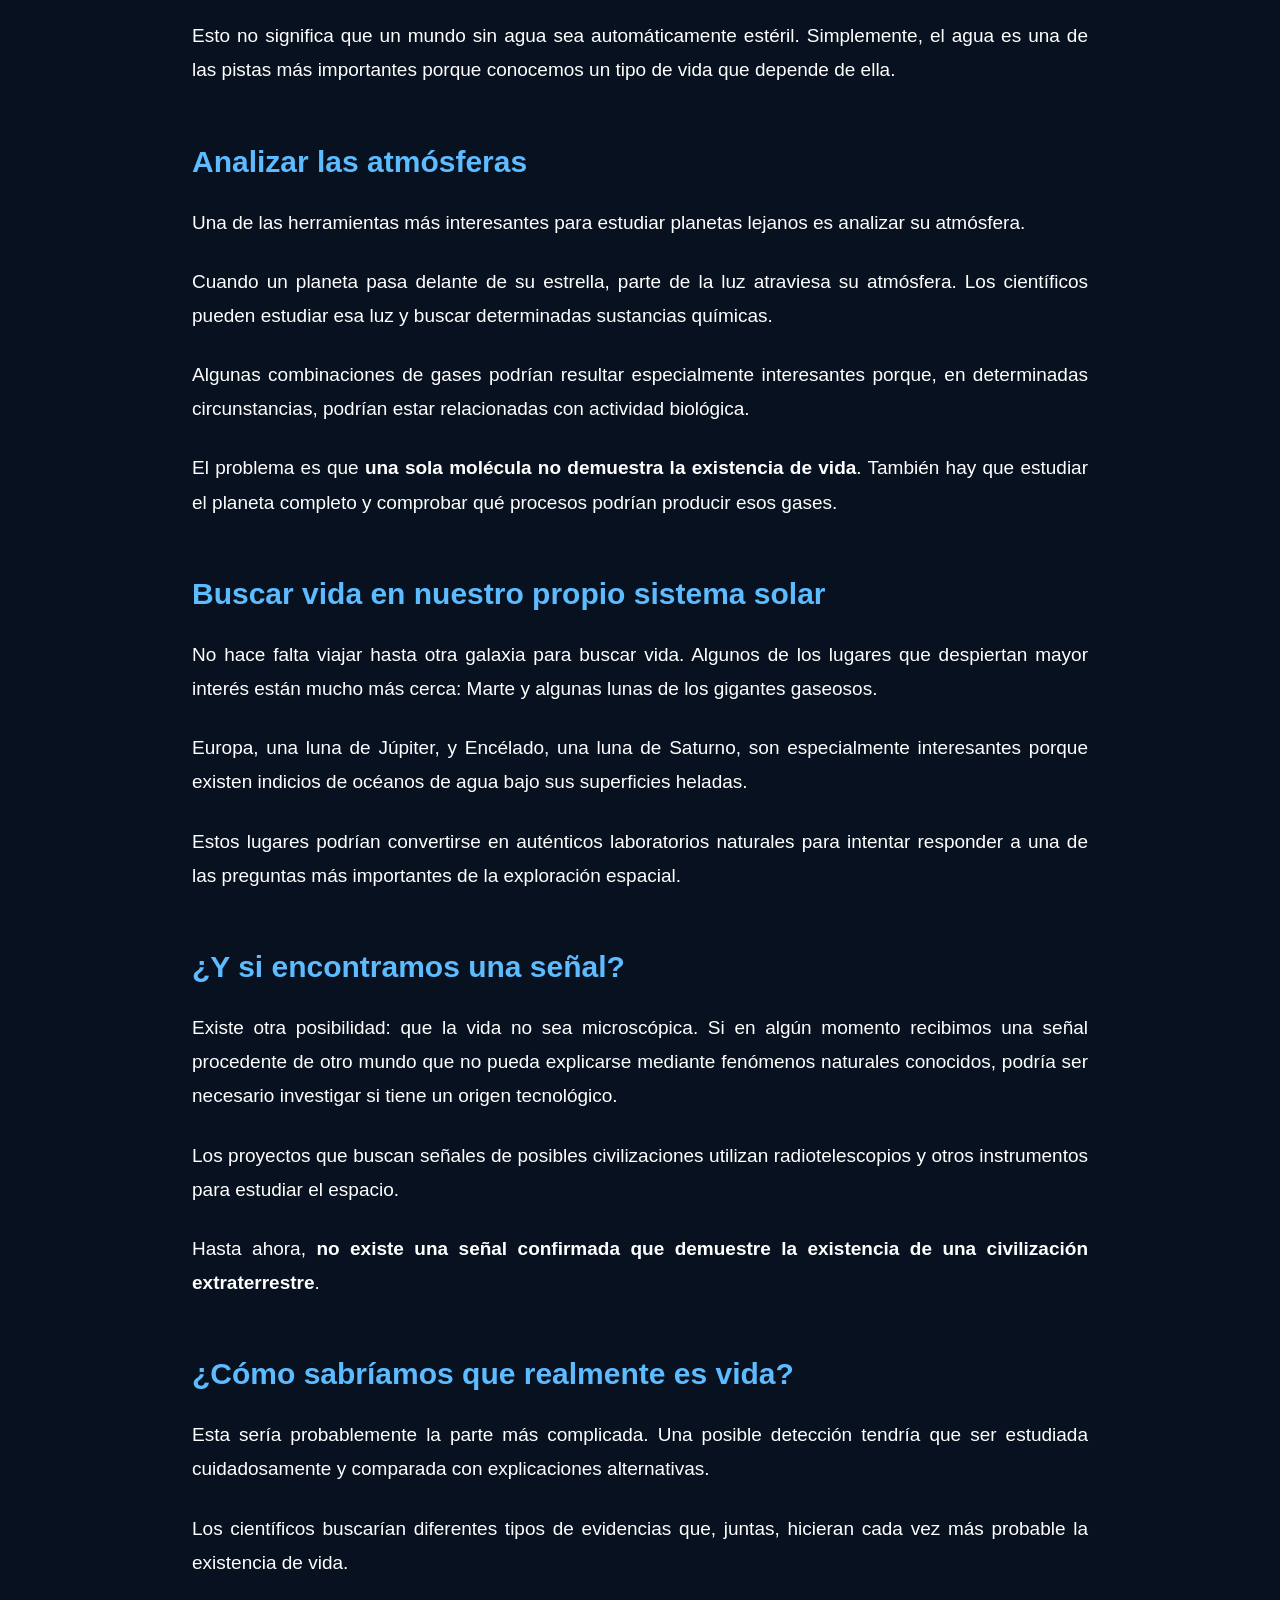
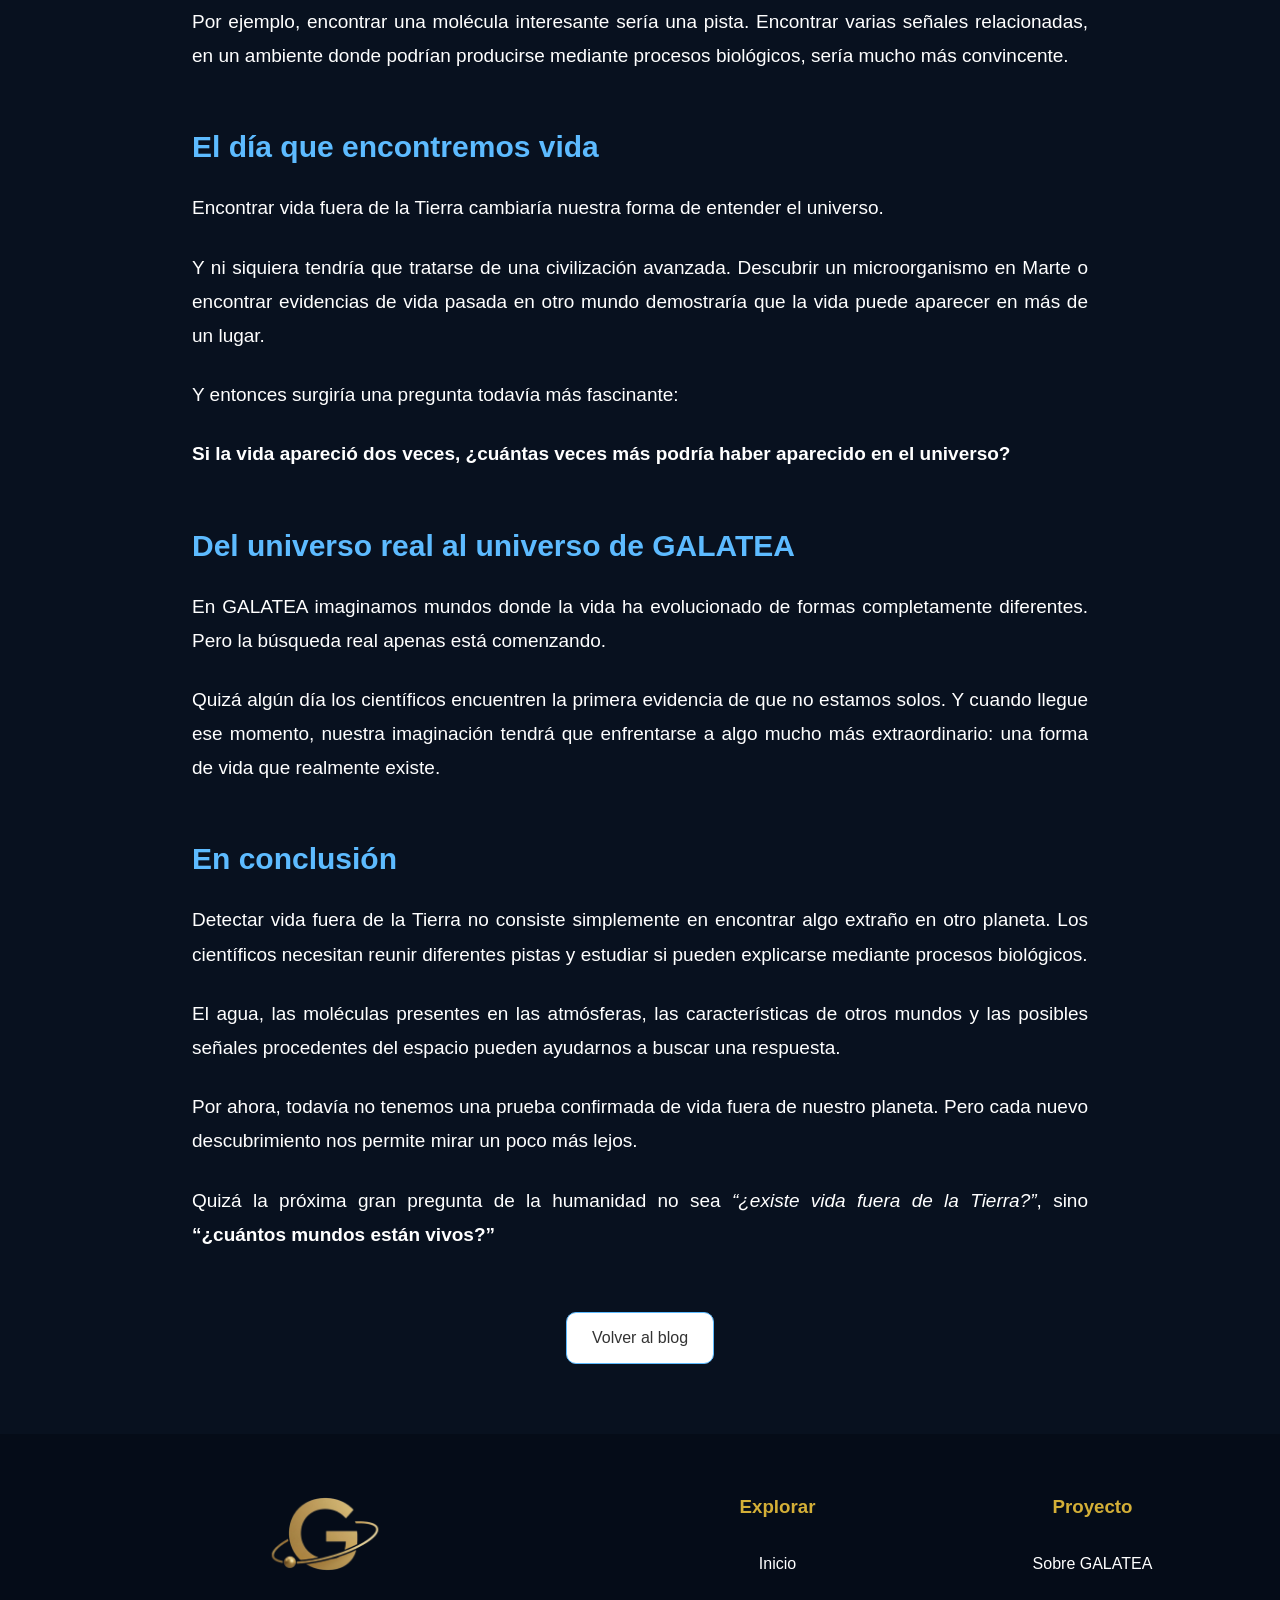
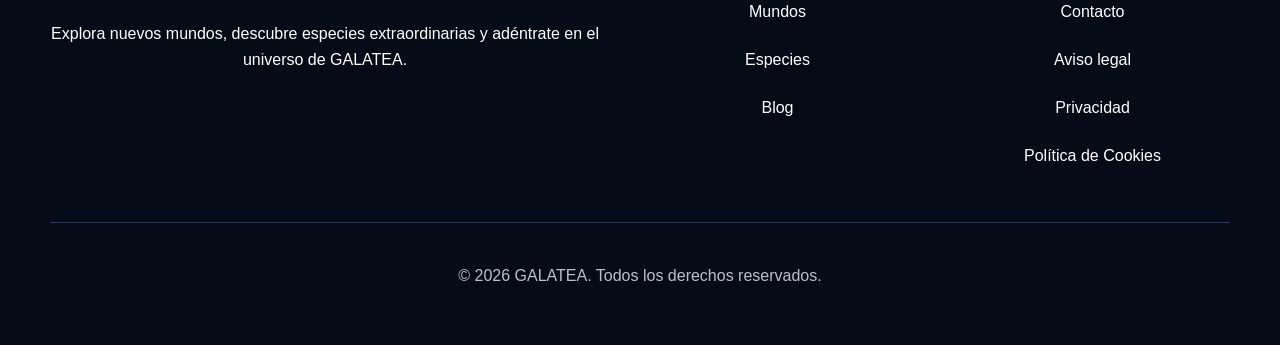
<file: detectar-vida.html>
<!DOCTYPE html>
<html lang="es">

<head>
    <meta charset="UTF-8">
    <meta name="viewport" content="width=device-width, initial-scale=1.0">
    <title>¿Cómo se detecta vida fuera de la Tierra? | GALATEA</title>
    <!-- ESTILOS: base original, ajustes comunes y ajustes de esta página -->
    <link rel="preconnect" href="https://fonts.googleapis.com">
    <link rel="preconnect" href="https://fonts.gstatic.com" crossorigin>
    <link href="https://fonts.googleapis.com/css2?family=Orbitron:wght@500;700&amp;display=swap" rel="stylesheet">
    <link rel="stylesheet" href="css/style.css">
    <link rel="stylesheet" href="css/global.css">
    <link rel="stylesheet" href="css/articulos.css">
    <link rel="icon" href="favicon.ico" sizes="16x16 32x32 48x48">
    <script src="js/navegacion.js" defer></script>
</head>

<body>
    <a class="saltar-contenido" href="#contenido">Saltar al contenido</a>

    <!-- CABECERA: marca y navegación compartidas por todas las páginas -->
    <header class="site-header">
        <a class="marca" href="index.html" aria-label="GALATEA, inicio">
            <img class="logo" src="imagenes/logo.png" alt="" height="80" width="80">
            <span>GALATEA</span>
        </a>
        <!-- JavaScript activa este botón en móvil. Sin JavaScript los enlaces siguen visibles. -->
        <button class="menu-toggle" type="button" aria-controls="menu-principal" aria-expanded="false" aria-label="Abrir menú">
            <span aria-hidden="true">☰</span><span class="menu-texto">Menú</span>
        </button>
        <nav id="menu-principal" aria-label="Navegación principal">
            <a href="index.html">Explorar</a>
            <a href="mundos.html">Mundos</a>
            <a href="especies.html">Especies</a>
            <a href="blog.html" aria-current="true">Blog</a>
            <a href="proyecto.html">Proyecto</a>
        </nav>
    </header>


    <!-- CONTENIDO PRINCIPAL -->
    <main id="contenido">
<!-- CABECERA DEL ARTÍCULO -->

        <section class="article-intro">

            <h1>
                ¿Cómo se detecta vida fuera de la Tierra?
            </h1>

            <p class="article-subtitle">
                Encontrar vida en otro mundo no significa necesariamente descubrir
                un extraterrestre. Los científicos buscan señales, moléculas y
                condiciones que puedan revelar que la vida existe más allá de nuestro planeta.
            </p>

        </section>


        <!-- IMAGEN PRINCIPAL -->

        <div class="article-main-image">

            <img src="imagenes/detectar-vida.jpg" alt="Telescopio buscando señales de vida en un planeta lejano">

        </div>


        <!-- CONTENIDO DEL ARTÍCULO -->

        <section class="article-content">


            <h2>Primero hay que saber qué estamos buscando</h2>

            <p>
                Cuando pensamos en vida extraterrestre, quizá imaginamos organismos,
                animales o incluso civilizaciones inteligentes. Sin embargo, la primera
                señal de vida podría ser mucho más pequeña.
            </p>

            <p>
                Los científicos buscan principalmente <strong>biofirmas</strong>,
                es decir, señales que puedan estar relacionadas con procesos biológicos.
                Algunas podrían encontrarse en una roca, en la atmósfera de un planeta
                o incluso en una muestra de hielo.
            </p>

            <p>
                Pero encontrar una molécula relacionada con la vida no sería suficiente.
                También habría que descartar que pudiera haberse formado mediante procesos
                completamente naturales y no biológicos.
            </p>


            <h2>Buscar agua</h2>

            <p>
                El agua líquida es uno de los elementos que más interesa a los científicos
                porque, en la Tierra, todos los seres vivos conocidos necesitan agua para
                desarrollar sus procesos biológicos.
            </p>

            <p>
                Por eso, cuando se estudia un planeta o una luna, una de las preguntas
                es si puede existir agua líquida en algún lugar.
            </p>

            <p>
                Esto no significa que un mundo sin agua sea automáticamente estéril.
                Simplemente, el agua es una de las pistas más importantes porque conocemos
                un tipo de vida que depende de ella.
            </p>


            <h2>Analizar las atmósferas</h2>

            <p>
                Una de las herramientas más interesantes para estudiar planetas lejanos
                es analizar su atmósfera.
            </p>

            <p>
                Cuando un planeta pasa delante de su estrella, parte de la luz atraviesa
                su atmósfera. Los científicos pueden estudiar esa luz y buscar determinadas
                sustancias químicas.
            </p>

            <p>
                Algunas combinaciones de gases podrían resultar especialmente interesantes
                porque, en determinadas circunstancias, podrían estar relacionadas con
                actividad biológica.
            </p>

            <p>
                El problema es que <strong>una sola molécula no demuestra la existencia
                    de vida</strong>. También hay que estudiar el planeta completo y comprobar
                qué procesos podrían producir esos gases.
            </p>


            <h2>Buscar vida en nuestro propio sistema solar</h2>

            <p>
                No hace falta viajar hasta otra galaxia para buscar vida.
                Algunos de los lugares que despiertan mayor interés están mucho más cerca:
                Marte y algunas lunas de los gigantes gaseosos.
            </p>

            <p>
                Europa, una luna de Júpiter, y Encélado, una luna de Saturno,
                son especialmente interesantes porque existen indicios de océanos
                de agua bajo sus superficies heladas.
            </p>

            <p>
                Estos lugares podrían convertirse en auténticos laboratorios naturales
                para intentar responder a una de las preguntas más importantes de la
                exploración espacial.
            </p>


            <h2>¿Y si encontramos una señal?</h2>

            <p>
                Existe otra posibilidad: que la vida no sea microscópica.
                Si en algún momento recibimos una señal procedente de otro mundo
                que no pueda explicarse mediante fenómenos naturales conocidos,
                podría ser necesario investigar si tiene un origen tecnológico.
            </p>

            <p>
                Los proyectos que buscan señales de posibles civilizaciones utilizan
                radiotelescopios y otros instrumentos para estudiar el espacio.
            </p>

            <p>
                Hasta ahora, <strong>no existe una señal confirmada que demuestre
                    la existencia de una civilización extraterrestre</strong>.
            </p>


            <h2>¿Cómo sabríamos que realmente es vida?</h2>

            <p>
                Esta sería probablemente la parte más complicada.
                Una posible detección tendría que ser estudiada cuidadosamente
                y comparada con explicaciones alternativas.
            </p>

            <p>
                Los científicos buscarían diferentes tipos de evidencias que,
                juntas, hicieran cada vez más probable la existencia de vida.
            </p>

            <p>
                Por ejemplo, encontrar una molécula interesante sería una pista.
                Encontrar varias señales relacionadas, en un ambiente donde podrían
                producirse mediante procesos biológicos, sería mucho más convincente.
            </p>


            <h2>El día que encontremos vida</h2>

            <p>
                Encontrar vida fuera de la Tierra cambiaría nuestra forma de entender
                el universo.
            </p>

            <p>
                Y ni siquiera tendría que tratarse de una civilización avanzada.
                Descubrir un microorganismo en Marte o encontrar evidencias de vida
                pasada en otro mundo demostraría que la vida puede aparecer en más
                de un lugar.
            </p>

            <p>
                Y entonces surgiría una pregunta todavía más fascinante:
            </p>

            <p>
                <strong>
                    Si la vida apareció dos veces, ¿cuántas veces más podría haber
                    aparecido en el universo?
                </strong>
            </p>


            <h2>Del universo real al universo de GALATEA</h2>

            <p>
                En GALATEA imaginamos mundos donde la vida ha evolucionado de formas
                completamente diferentes. Pero la búsqueda real apenas está comenzando.
            </p>

            <p>
                Quizá algún día los científicos encuentren la primera evidencia de que
                no estamos solos. Y cuando llegue ese momento, nuestra imaginación tendrá
                que enfrentarse a algo mucho más extraordinario: una forma de vida que
                realmente existe.
            </p>


            <h2>En conclusión</h2>

            <p>
                Detectar vida fuera de la Tierra no consiste simplemente en encontrar
                algo extraño en otro planeta. Los científicos necesitan reunir diferentes
                pistas y estudiar si pueden explicarse mediante procesos biológicos.
            </p>

            <p>
                El agua, las moléculas presentes en las atmósferas, las características
                de otros mundos y las posibles señales procedentes del espacio pueden
                ayudarnos a buscar una respuesta.
            </p>

            <p>
                Por ahora, todavía no tenemos una prueba confirmada de vida fuera de
                nuestro planeta. Pero cada nuevo descubrimiento nos permite mirar un
                poco más lejos.
            </p>

            <p>
                Quizá la próxima gran pregunta de la humanidad no sea
                <em>“¿existe vida fuera de la Tierra?”</em>, sino
                <strong>“¿cuántos mundos están vivos?”</strong>
            </p>


            <!-- VOLVER AL BLOG -->

            <div class="back-blog">

                <a href="blog.html" class="boton-secundario">
                    Volver al blog
                </a>

            </div>

        </section>

    </main>


    <!-- PIE DE PÁGINA: patrón del footer general original -->
<footer>

        <div class="footer-content">

            <div class="footer-logo">

                <img src="imagenes/logo.png" alt="Logo de Galatea" width="120">

                <p>
                    Explora nuevos mundos, descubre especies extraordinarias
                    y adéntrate en el universo de GALATEA.
                </p>

            </div>

            <div class="footer-links">

                <h3>Explorar</h3>

                <a href="index.html">Inicio</a>
                <a href="mundos.html">Mundos</a>
                <a href="especies.html">Especies</a>
                <a href="blog.html">Blog</a>

            </div>

            <div class="footer-project">

                <h3>Proyecto</h3>

                <a href="proyecto.html">Sobre GALATEA</a>
                <a href="contacto.html">Contacto</a>
                <a href="aviso-legal.html">Aviso legal</a>
                <a href="privacidad.html">Privacidad</a>
                <a href="politica_de_cookies.html">Política de Cookies</a>

            </div>

        </div>

        <hr>

        <div class="footer-bottom">

            <p>© 2026 GALATEA. Todos los derechos reservados.</p>

        </div>

    </footer>



</body>

</html>
</file>
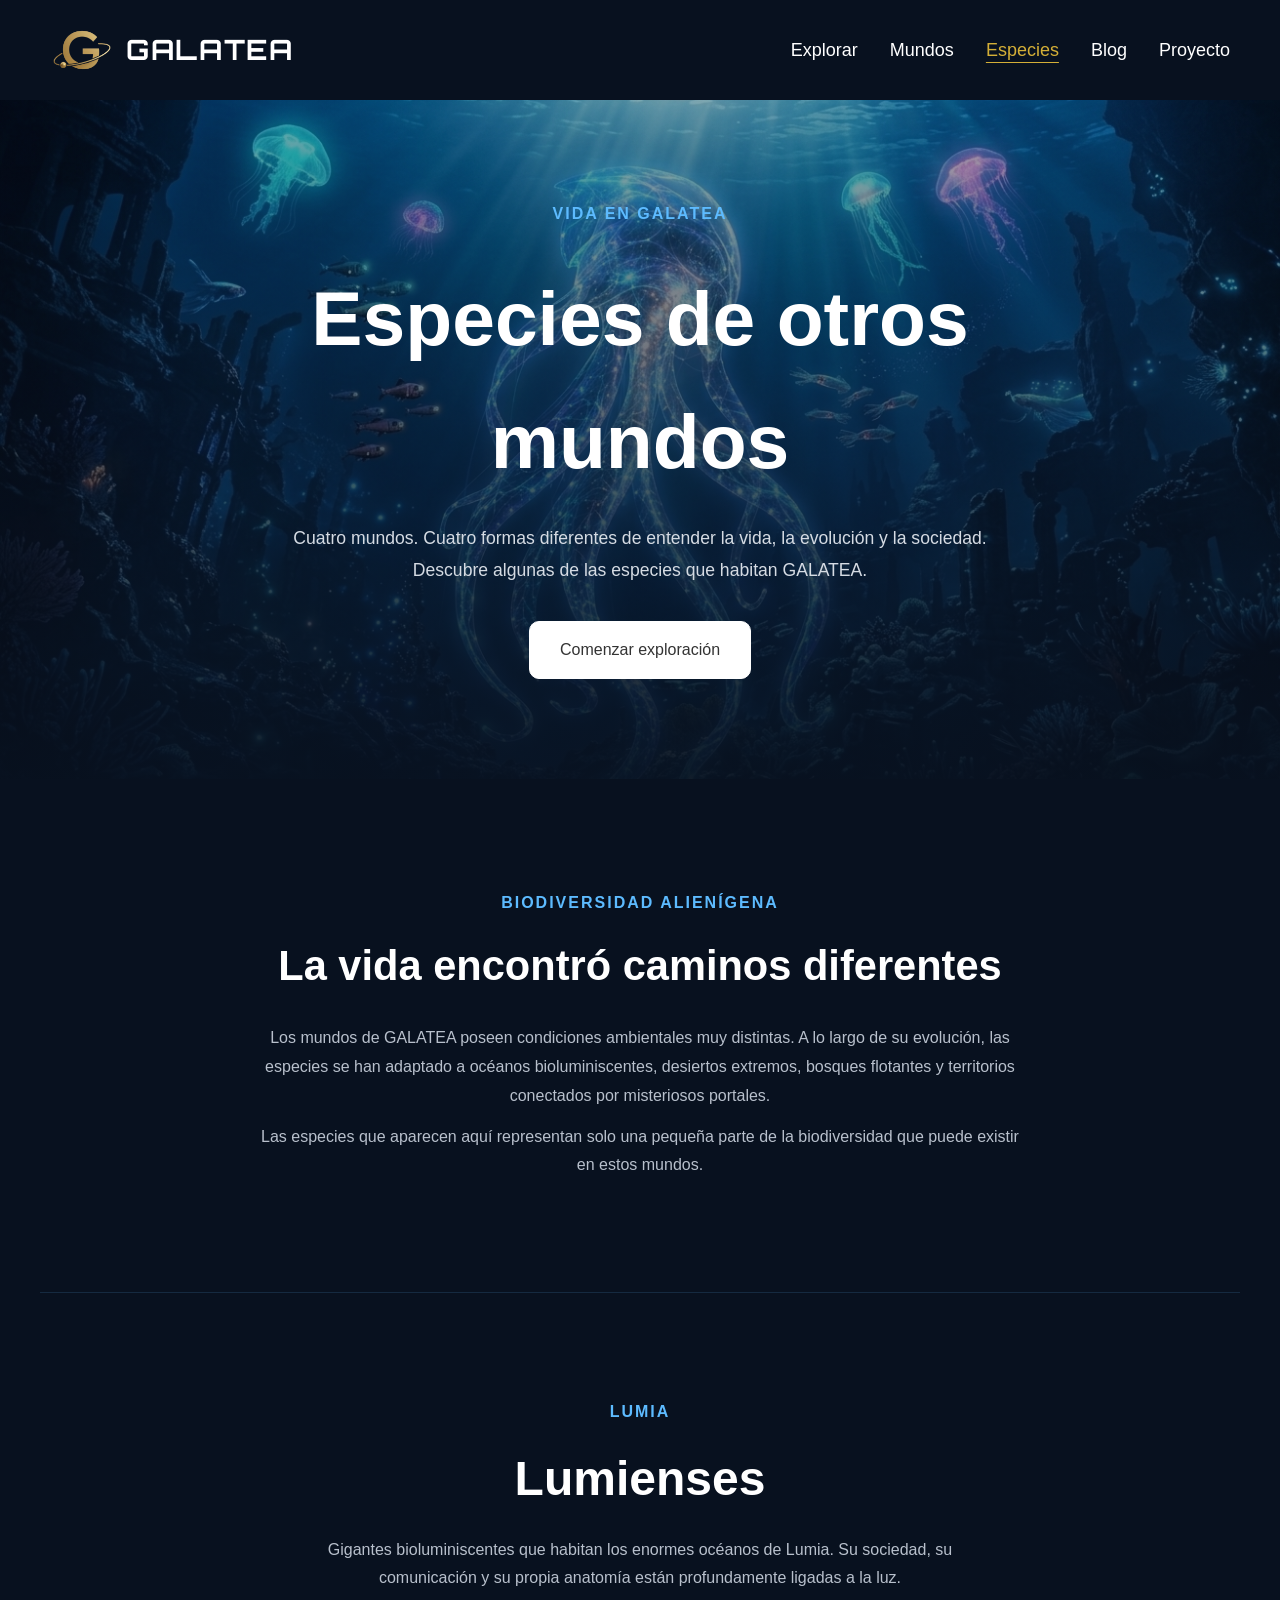
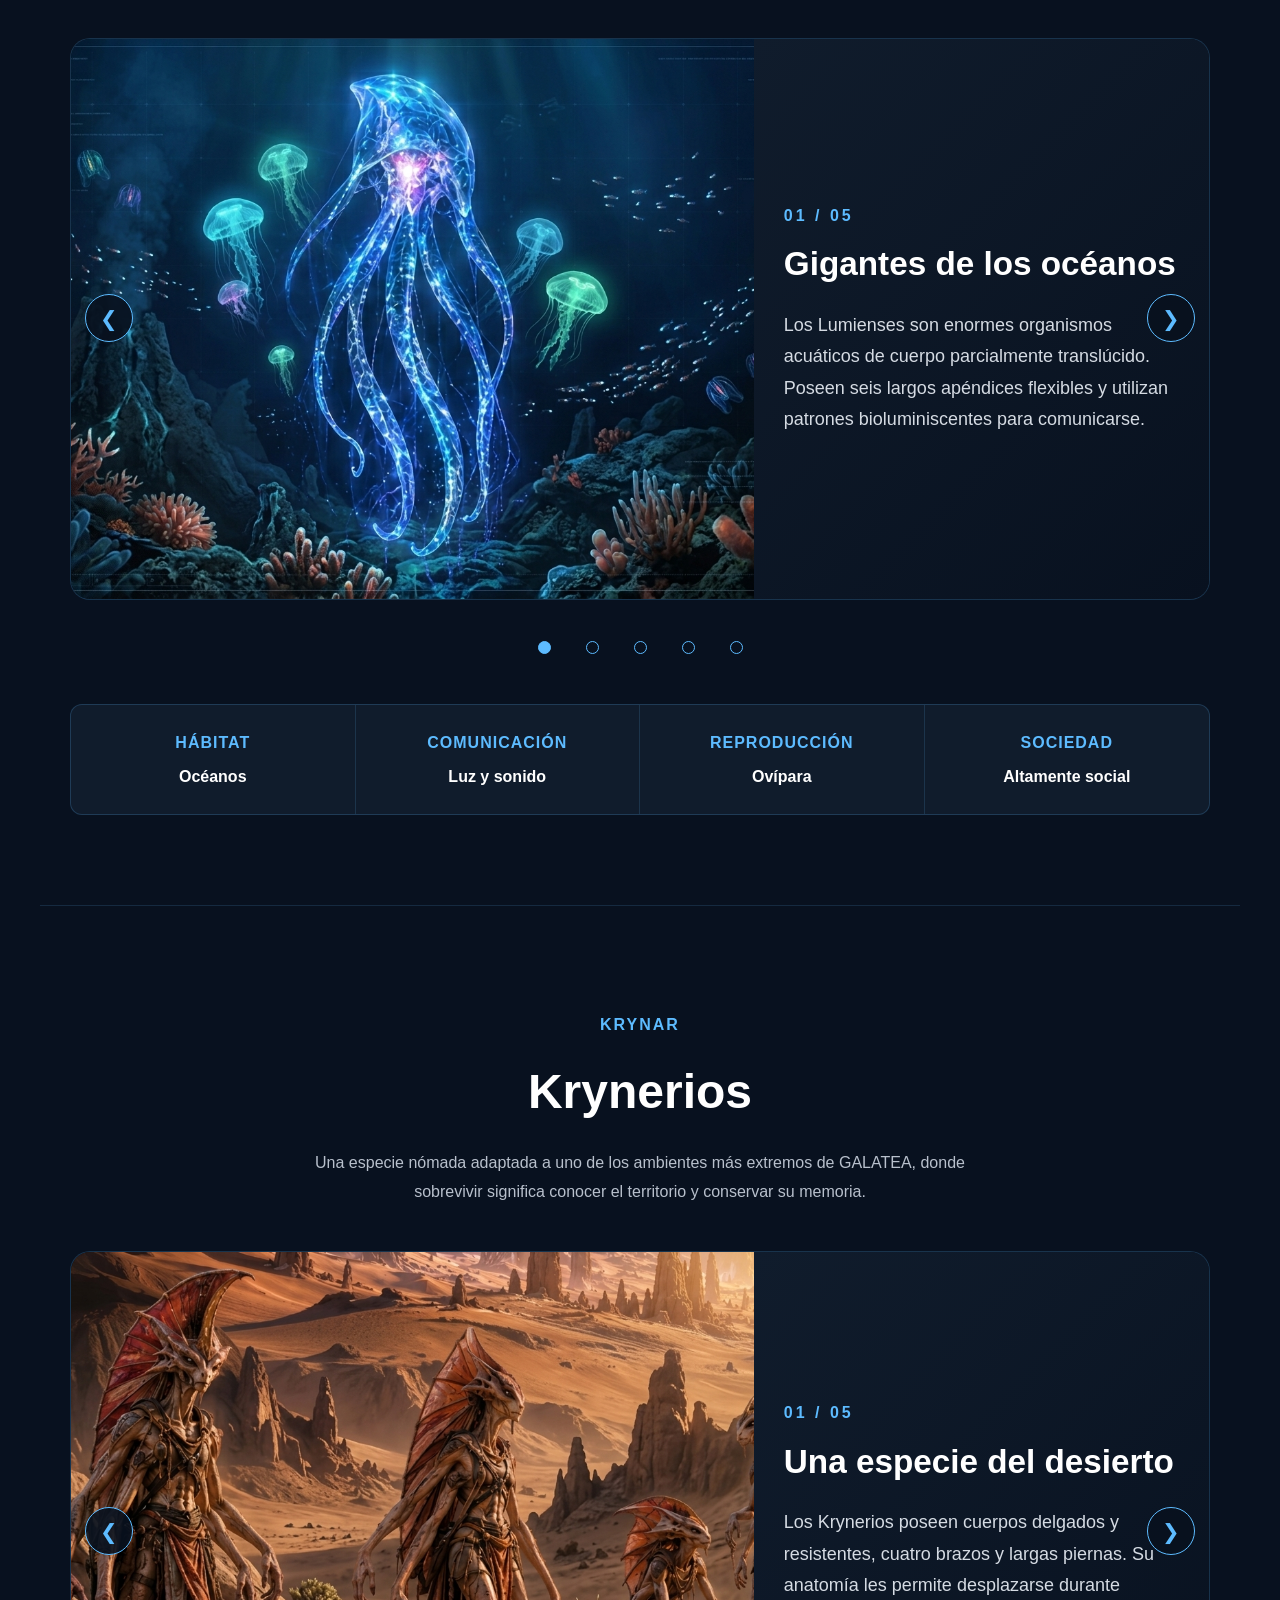
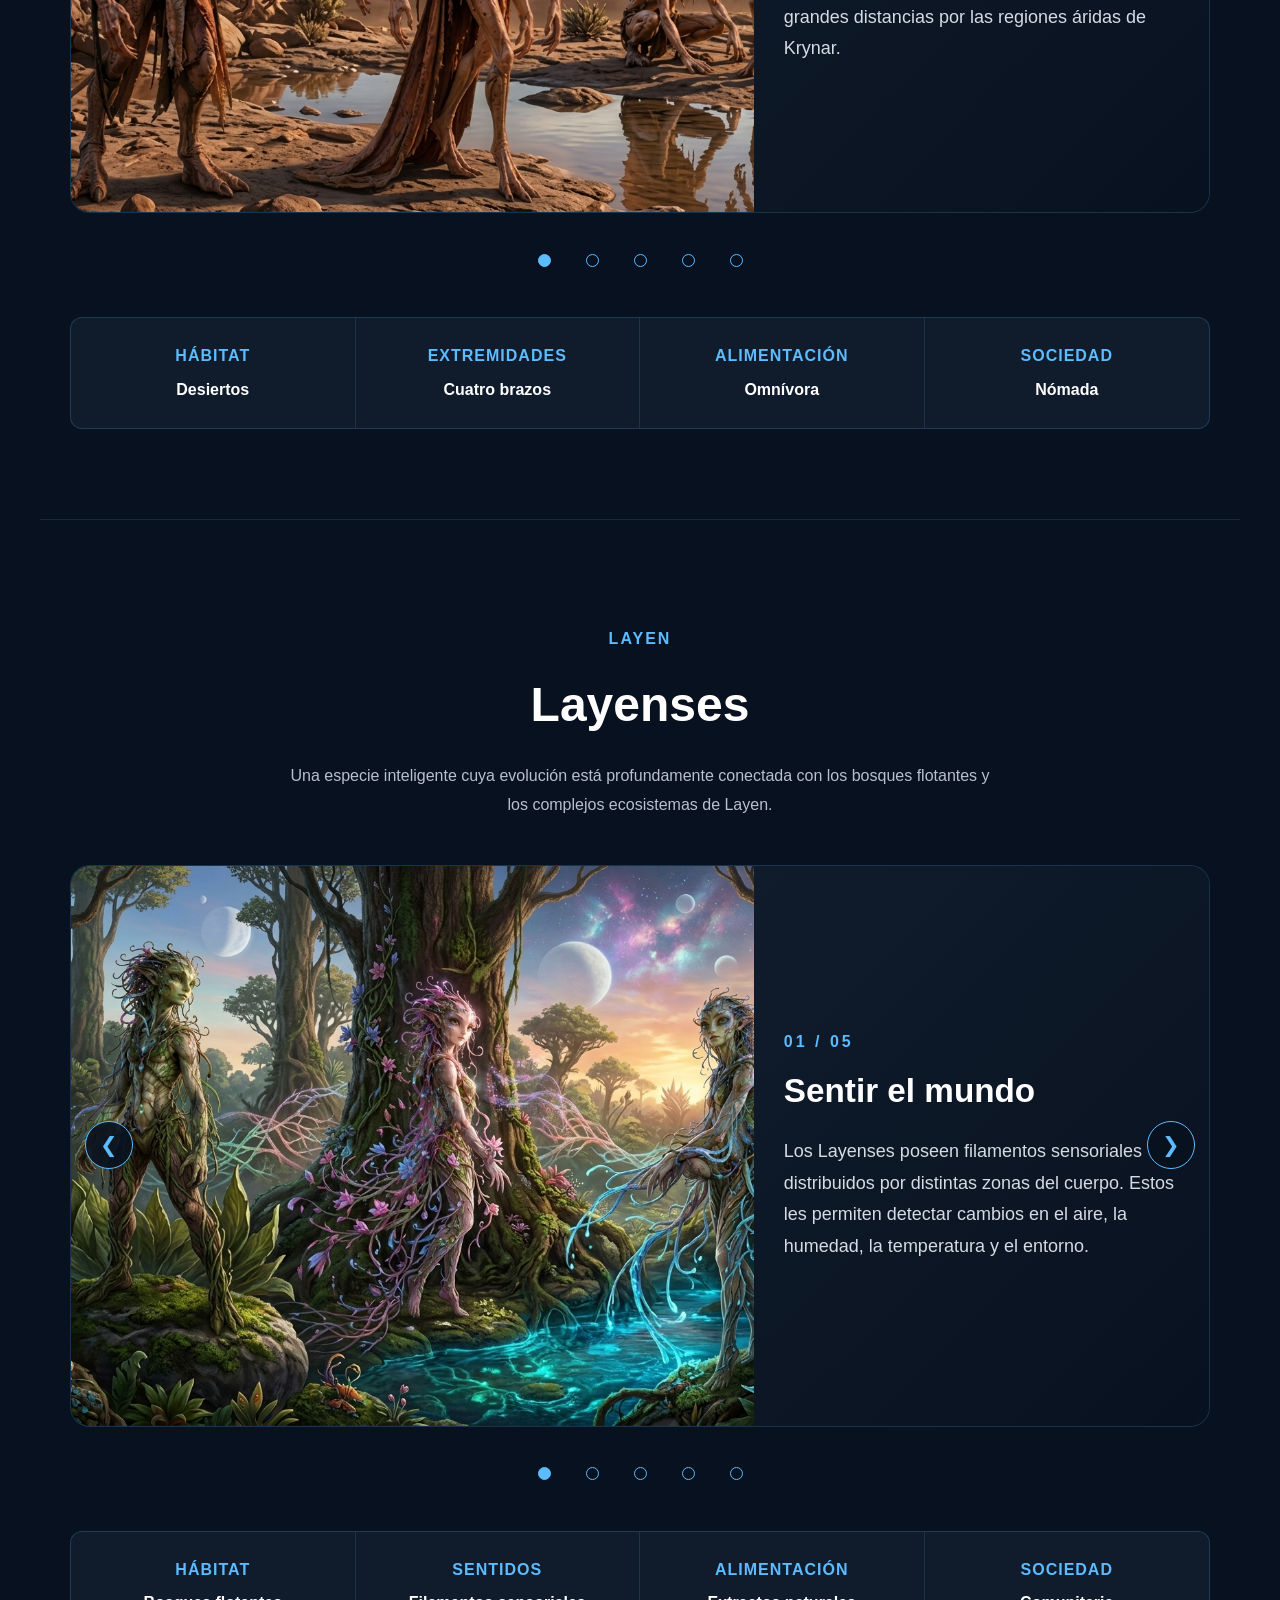
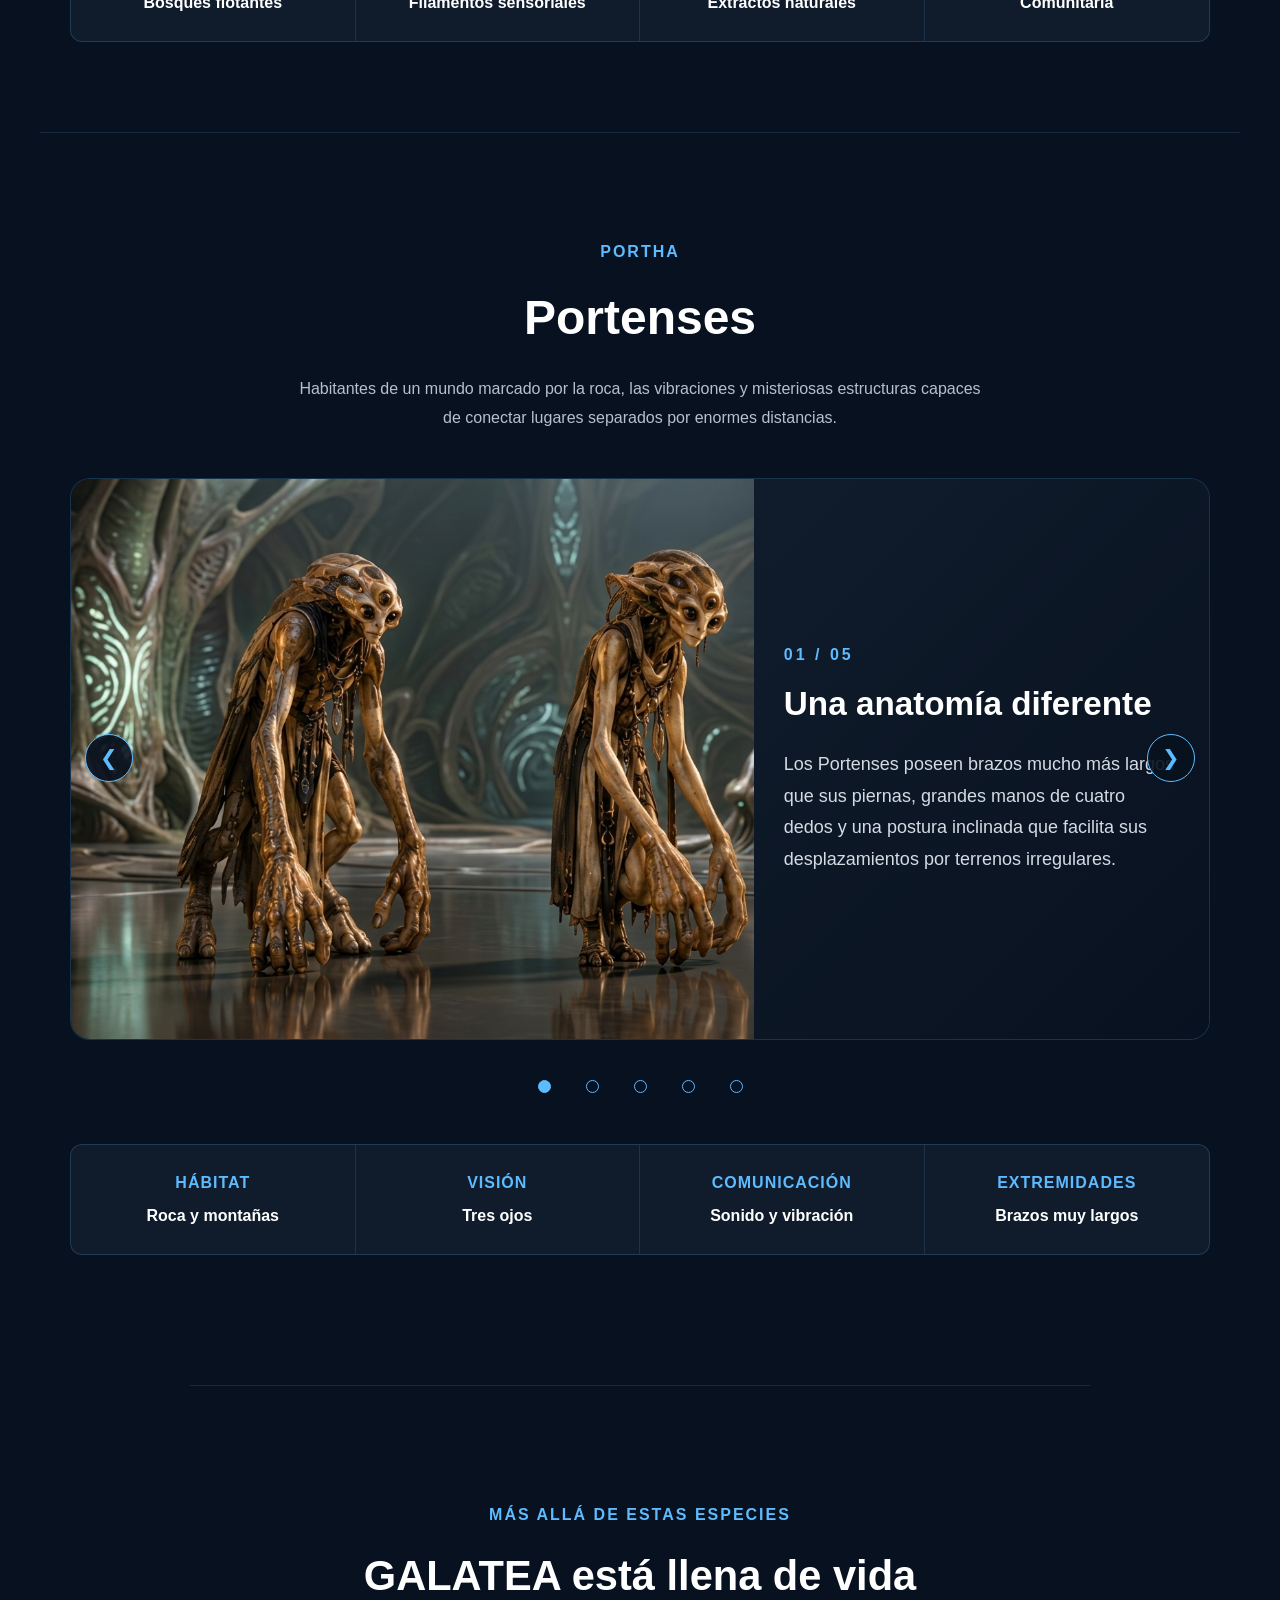
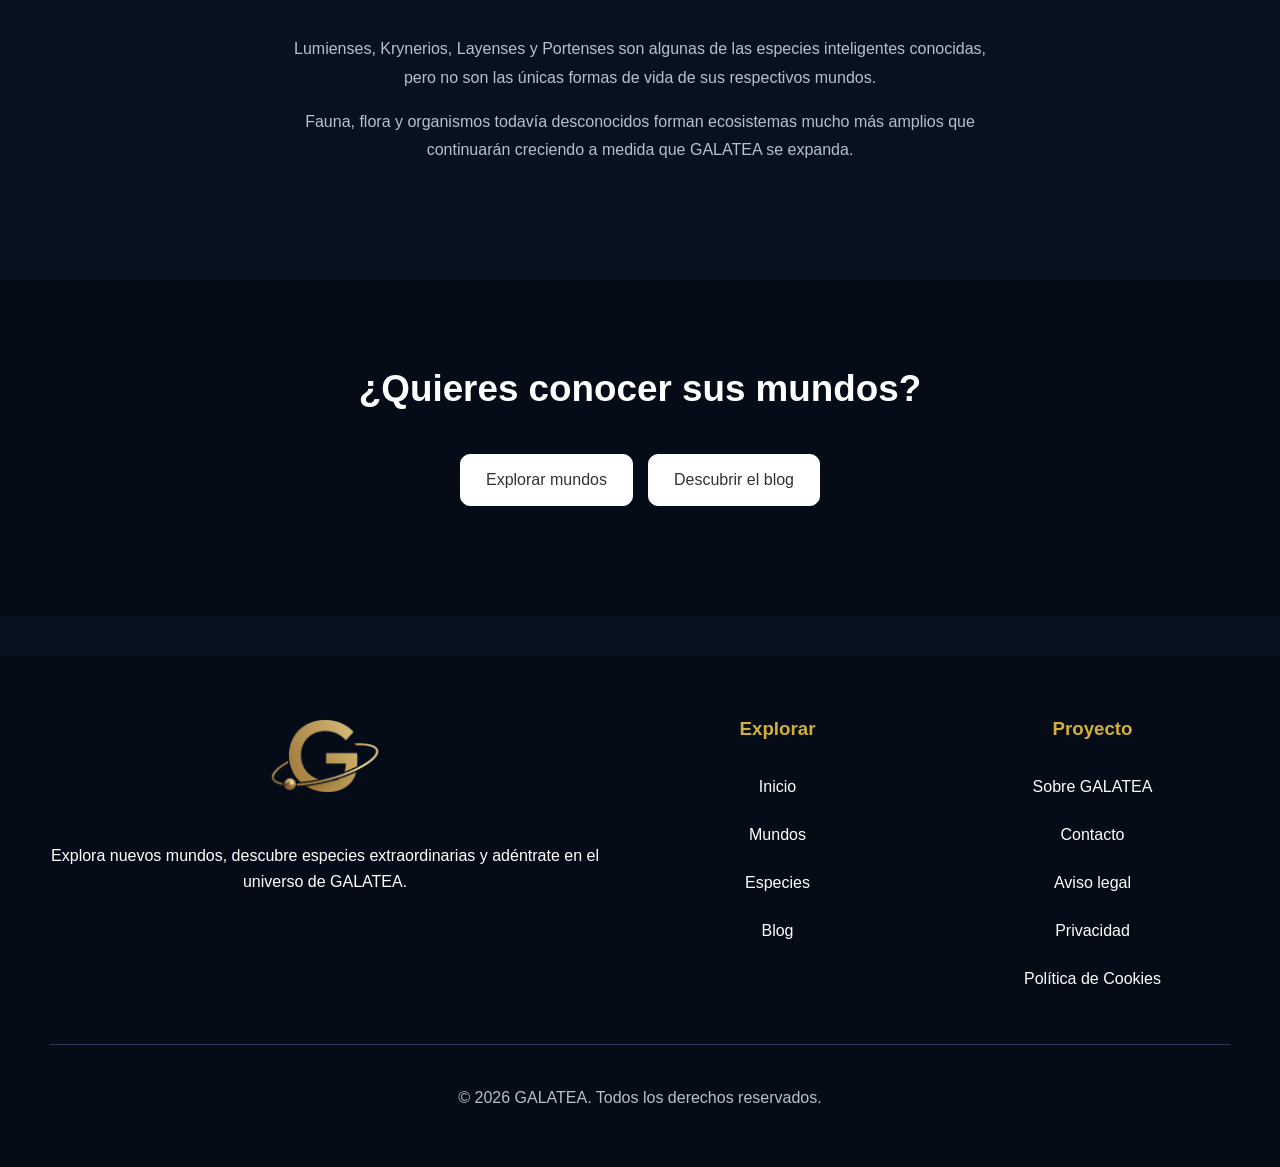
<file: especies.html>
<!DOCTYPE html>
<html lang="es">

<head>
    <meta charset="UTF-8">

    <!-- Permite que la página se adapte correctamente a móviles y tablets -->
    <meta name="viewport" content="width=device-width, initial-scale=1.0">

    <title>Especies de otros mundos | GALATEA</title>

    <!-- Hoja de estilos principal -->
    <!-- ESTILOS: base original, ajustes comunes y ajustes de esta página -->
    <link rel="preconnect" href="https://fonts.googleapis.com">
    <link rel="preconnect" href="https://fonts.gstatic.com" crossorigin>
    <link href="https://fonts.googleapis.com/css2?family=Orbitron:wght@500;700&amp;display=swap" rel="stylesheet">
    <link rel="stylesheet" href="css/style.css">
    <link rel="stylesheet" href="css/global.css">
    <link rel="stylesheet" href="css/especies.css">
    <link rel="icon" href="favicon.ico" sizes="16x16 32x32 48x48">
    <script src="js/navegacion.js" defer></script>
    <script src="js/accesibilidad-carruseles.js" defer></script>
</head>

<body>
    <a class="saltar-contenido" href="#contenido">Saltar al contenido</a>

    <!-- =========================
         CABECERA Y NAVEGACIÓN
    ========================== -->

    <!-- CABECERA: marca y navegación compartidas por todas las páginas -->
    <header class="site-header">
        <a class="marca" href="index.html" aria-label="GALATEA, inicio">
            <img class="logo" src="imagenes/logo.png" alt="" height="80" width="80">
            <span>GALATEA</span>
        </a>
        <!-- JavaScript activa este botón en móvil. Sin JavaScript los enlaces siguen visibles. -->
        <button class="menu-toggle" type="button" aria-controls="menu-principal" aria-expanded="false" aria-label="Abrir menú">
            <span aria-hidden="true">☰</span><span class="menu-texto">Menú</span>
        </button>
        <nav id="menu-principal" aria-label="Navegación principal">
            <a href="index.html">Explorar</a>
            <a href="mundos.html">Mundos</a>
            <a href="especies.html" aria-current="page">Especies</a>
            <a href="blog.html">Blog</a>
            <a href="proyecto.html">Proyecto</a>
        </nav>
    </header>


    <!-- CONTENIDO PRINCIPAL -->
    <main id="contenido">
<!-- =========================
             HERO
        ========================== -->

        <section class="hero-especies">

            <div class="hero-especies-contenido">

                <p class="etiqueta">VIDA EN GALATEA</p>

                <h1>Especies de otros mundos</h1>

                <p>
                    Cuatro mundos. Cuatro formas diferentes de entender
                    la vida, la evolución y la sociedad.
                    Descubre algunas de las especies que habitan GALATEA.
                </p>

                <a href="#lumia" class="boton-principal">
                    Comenzar exploración
                </a>

            </div>

        </section>


        <!-- =========================
             INTRODUCCIÓN
        ========================== -->

        <section class="introduccion-especies">

            <p class="etiqueta">BIODIVERSIDAD ALIENÍGENA</p>

            <h2>La vida encontró caminos diferentes</h2>

            <p>
                Los mundos de GALATEA poseen condiciones ambientales
                muy distintas. A lo largo de su evolución, las especies
                se han adaptado a océanos bioluminiscentes, desiertos
                extremos, bosques flotantes y territorios conectados
                por misteriosos portales.
            </p>

            <p>
                Las especies que aparecen aquí representan solo una
                pequeña parte de la biodiversidad que puede existir
                en estos mundos.
            </p>

        </section>


        <!-- =========================================================
             LUMIA
             Especie principal: Lumienses
        ========================================================== -->

        <section class="especie-mundo" id="lumia">

            <div class="cabecera-especie">

                <p class="etiqueta">LUMIA</p>

                <h2>Lumienses</h2>

                <p>
                    Gigantes bioluminiscentes que habitan los enormes
                    océanos de Lumia. Su sociedad, su comunicación y
                    su propia anatomía están profundamente ligadas a la luz.
                </p>

            </div>


            <div class="carrusel-especie">

                <div class="slides-especie">

                    <!-- Slide 1 -->
                    <article class="slide-especie activo">

                        <img src="imagenes/lumienses_adultos.jpg"
                            alt="Lumienses adultos en los océanos de Lumia">

                        <div class="info-slide">

                            <p class="numero-slide">01 / 05</p>

                            <h3>Gigantes de los océanos</h3>

                            <p>
                                Los Lumienses son enormes organismos acuáticos
                                de cuerpo parcialmente translúcido. Poseen seis
                                largos apéndices flexibles y utilizan patrones
                                bioluminiscentes para comunicarse.
                            </p>

                        </div>

                    </article>


                    <!-- Slide 2 -->
                    <article class="slide-especie">

                        <img src="imagenes/lumienses_evoluciones.jpg"
                            alt="Variaciones biológicas de los Lumienses">

                        <div class="info-slide">

                            <p class="numero-slide">02 / 05</p>

                            <h3>Una especie luminosa</h3>

                            <p>
                                La intensidad, el color y los patrones de luz
                                pueden variar entre individuos. Estas señales
                                forman parte de su comunicación y permiten
                                transmitir información dentro de la comunidad.
                            </p>

                        </div>

                    </article>


                    <!-- Slide 3 -->
                    <article class="slide-especie">

                        <img src="imagenes/lumia_flora.jpg"
                            alt="Flora bioluminiscente de Lumia">

                        <div class="info-slide">

                            <p class="numero-slide">03 / 05</p>

                            <h3>Bosques bajo el agua</h3>

                            <p>
                                Los océanos de Lumia contienen extensas
                                formaciones de organismos similares a plantas,
                                corales y hongos acuáticos capaces de producir
                                su propia luz.
                            </p>

                        </div>

                    </article>


                    <!-- Slide 4 -->
                    <article class="slide-especie">

                        <img src="imagenes/lumia_fauna.jpg"
                            alt="Fauna marina bioluminiscente de Lumia">

                        <div class="info-slide">

                            <p class="numero-slide">04 / 05</p>

                            <h3>Un océano lleno de vida</h3>

                            <p>
                                Los Lumienses comparten su mundo con numerosas
                                criaturas bioluminiscentes. Algunas forman parte
                                de su alimentación y todas participan en el
                                complejo equilibrio del ecosistema.
                            </p>

                        </div>

                    </article>


                    <!-- Slide 5 -->
                    <article class="slide-especie">

                        <img src="imagenes/lumia_oceano.jpg"
                            alt="Océano bioluminiscente del planeta Lumia">

                        <div class="info-slide">

                            <p class="numero-slide">05 / 05</p>

                            <h3>El mundo bajo la luz</h3>

                            <p>
                                En las profundidades de Lumia la oscuridad nunca
                                es absoluta. Millones de organismos convierten
                                sus océanos en paisajes de luz azul, violeta
                                y turquesa.
                            </p>

                        </div>

                    </article>

                </div>


                <!-- Controles del carrusel -->

                <button class="flecha-carrusel anterior"
                    type="button"
                    aria-label="Imagen anterior">
                    &#10094;
                </button>

                <button class="flecha-carrusel siguiente"
                    type="button"
                    aria-label="Imagen siguiente">
                    &#10095;
                </button>


                <div class="indicadores-carrusel">

                    <button class="indicador activo"
                        type="button"
                        aria-label="Ver imagen 1"></button>

                    <button class="indicador"
                        type="button"
                        aria-label="Ver imagen 2"></button>

                    <button class="indicador"
                        type="button"
                        aria-label="Ver imagen 3"></button>

                    <button class="indicador"
                        type="button"
                        aria-label="Ver imagen 4"></button>

                    <button class="indicador"
                        type="button"
                        aria-label="Ver imagen 5"></button>

                </div>

            </div>


            <!-- Datos rápidos de la especie -->

            <div class="datos-especie">

                <div>
                    <span>HÁBITAT</span>
                    <strong>Océanos</strong>
                </div>

                <div>
                    <span>COMUNICACIÓN</span>
                    <strong>Luz y sonido</strong>
                </div>

                <div>
                    <span>REPRODUCCIÓN</span>
                    <strong>Ovípara</strong>
                </div>

                <div>
                    <span>SOCIEDAD</span>
                    <strong>Altamente social</strong>
                </div>

            </div>

        </section>


        <!-- =========================================================
             KRYNAR
             Especie principal: Krynerios
        ========================================================== -->

        <section class="especie-mundo" id="krynar">

            <div class="cabecera-especie">

                <p class="etiqueta">KRYNAR</p>

                <h2>Krynerios</h2>

                <p>
                    Una especie nómada adaptada a uno de los ambientes
                    más extremos de GALATEA, donde sobrevivir significa
                    conocer el territorio y conservar su memoria.
                </p>

            </div>


            <div class="carrusel-especie">

                <div class="slides-especie">

                    <!-- Slide 1 -->
                    <article class="slide-especie activo">

                        <img src="imagenes/krynerios_familia.jfif"
                            alt="Familia de Krynerios">

                        <div class="info-slide">

                            <p class="numero-slide">01 / 05</p>

                            <h3>Una especie del desierto</h3>

                            <p>
                                Los Krynerios poseen cuerpos delgados y
                                resistentes, cuatro brazos y largas piernas.
                                Su anatomía les permite desplazarse durante
                                grandes distancias por las regiones áridas
                                de Krynar.
                            </p>

                        </div>

                    </article>


                    <!-- Slide 2 -->
                    <article class="slide-especie">

                        <img src="imagenes/krynerios_detalles.jfif"
                            alt="Detalles anatómicos de los Krynerios">

                        <div class="info-slide">

                            <p class="numero-slide">02 / 05</p>

                            <h3>Adaptados al extremo</h3>

                            <p>
                                Su característica más reconocible es una gran
                                estructura dorsal flexible. Esta ayuda a
                                regular su temperatura y también participa
                                en su comunicación corporal.
                            </p>

                        </div>

                    </article>


                    <!-- Slide 3 -->
                    <article class="slide-especie">

                        <img src="imagenes/krynar_flora.jfif"
                            alt="Flora resistente del planeta Krynar">

                        <div class="info-slide">

                            <p class="numero-slide">03 / 05</p>

                            <h3>Crecer donde casi nada puede</h3>

                            <p>
                                La vegetación de Krynar está especializada
                                en conservar agua y soportar grandes cambios
                                de temperatura. Muchas especies permanecen
                                ocultas bajo tierra durante largos periodos.
                            </p>

                        </div>

                    </article>


                    <!-- Slide 4 -->
                    <article class="slide-especie">

                        <img src="imagenes/krynar_fauna.jfif"
                            alt="Fauna del desierto de Krynar">

                        <div class="info-slide">

                            <p class="numero-slide">04 / 05</p>

                            <h3>Supervivientes de Krynar</h3>

                            <p>
                                La fauna del planeta ha desarrollado
                                estrategias extremas para sobrevivir a la
                                escasez de agua, las tormentas y las grandes
                                extensiones desérticas.
                            </p>

                        </div>

                    </article>


                    <!-- Slide 5 -->
                    <article class="slide-especie">

                        <img src="imagenes/krynar_planeta.jfif"
                            alt="Paisaje desértico del planeta Krynar">

                        <div class="info-slide">

                            <p class="numero-slide">05 / 05</p>

                            <h3>Un mundo de rutas</h3>

                            <p>
                                Los Krynerios no intentan dominar el desierto.
                                Aprenden sus rutas, localizan sus recursos y
                                transmiten ese conocimiento entre generaciones.
                                La memoria es una de las bases de su cultura.
                            </p>

                        </div>

                    </article>

                </div>


                <button class="flecha-carrusel anterior"
                    type="button"
                    aria-label="Imagen anterior">
                    &#10094;
                </button>

                <button class="flecha-carrusel siguiente"
                    type="button"
                    aria-label="Imagen siguiente">
                    &#10095;
                </button>


                <div class="indicadores-carrusel">

                    <button class="indicador activo" type="button"
                        aria-label="Ver imagen 1"></button>

                    <button class="indicador" type="button"
                        aria-label="Ver imagen 2"></button>

                    <button class="indicador" type="button"
                        aria-label="Ver imagen 3"></button>

                    <button class="indicador" type="button"
                        aria-label="Ver imagen 4"></button>

                    <button class="indicador" type="button"
                        aria-label="Ver imagen 5"></button>

                </div>

            </div>


            <div class="datos-especie">

                <div>
                    <span>HÁBITAT</span>
                    <strong>Desiertos</strong>
                </div>

                <div>
                    <span>EXTREMIDADES</span>
                    <strong>Cuatro brazos</strong>
                </div>

                <div>
                    <span>ALIMENTACIÓN</span>
                    <strong>Omnívora</strong>
                </div>

                <div>
                    <span>SOCIEDAD</span>
                    <strong>Nómada</strong>
                </div>

            </div>

        </section>


        <!-- =========================================================
             LAYEN
             Especie principal: Layenses
        ========================================================== -->

        <section class="especie-mundo" id="layen">

            <div class="cabecera-especie">

                <p class="etiqueta">LAYEN</p>

                <h2>Layenses</h2>

                <p>
                    Una especie inteligente cuya evolución está
                    profundamente conectada con los bosques flotantes
                    y los complejos ecosistemas de Layen.
                </p>

            </div>


            <div class="carrusel-especie">

                <div class="slides-especie">

                    <!-- Slide 1 -->
                    <article class="slide-especie activo">

                        <img src="imagenes/layenses_adultos.jfif"
                            alt="Layenses adultos">

                        <div class="info-slide">

                            <p class="numero-slide">01 / 05</p>

                            <h3>Sentir el mundo</h3>

                            <p>
                                Los Layenses poseen filamentos sensoriales
                                distribuidos por distintas zonas del cuerpo.
                                Estos les permiten detectar cambios en el aire,
                                la humedad, la temperatura y el entorno.
                            </p>

                        </div>

                    </article>


                    <!-- Slide 2 -->
                    <article class="slide-especie">

                        <img src="imagenes/layenses_infantes.jfif"
                            alt="Jóvenes Layenses">

                        <div class="info-slide">

                            <p class="numero-slide">02 / 05</p>

                            <h3>Crecer en comunidad</h3>

                            <p>
                                Los jóvenes Layenses atraviesan un largo
                                periodo de aprendizaje. Su cuidado no depende
                                únicamente de sus progenitores: la comunidad
                                participa activamente en su desarrollo.
                            </p>

                        </div>

                    </article>


                    <!-- Slide 3 -->
                    <article class="slide-especie">

                        <img src="imagenes/layen_comunidad.jfif"
                            alt="Comunidad de Layenses">

                        <div class="info-slide">

                            <p class="numero-slide">03 / 05</p>

                            <h3>Parte del ecosistema</h3>

                            <p>
                                Para los Layenses la naturaleza no es un
                                recurso separado de su sociedad. Sus hogares,
                                alimentos y formas de organización forman
                                parte del propio ecosistema de Layen.
                            </p>

                        </div>

                    </article>


                    <!-- Slide 4 -->
                    <article class="slide-especie">

                        <img src="imagenes/layen_flora.jfif"
                            alt="Flora de los bosques flotantes de Layen">

                        <div class="info-slide">

                            <p class="numero-slide">04 / 05</p>

                            <h3>Bosques suspendidos</h3>

                            <p>
                                La vegetación cubre gran parte de las islas
                                flotantes. Árboles, hongos, raíces y otras
                                formas de vida crean enormes redes ecológicas.
                            </p>

                        </div>

                    </article>


                    <!-- Slide 5 -->
                    <article class="slide-especie">

                        <img src="imagenes/layen_fauna.jfif"
                            alt="Fauna del planeta Layen">

                        <div class="info-slide">

                            <p class="numero-slide">05 / 05</p>

                            <h3>Convivir, no dominar</h3>

                            <p>
                                Algunas especies animales mantienen relaciones
                                de cooperación con los Layenses. Pueden ayudar
                                en el transporte, detectar peligros o localizar
                                alimento a cambio de protección y refugio.
                            </p>

                        </div>

                    </article>

                </div>


                <button class="flecha-carrusel anterior"
                    type="button"
                    aria-label="Imagen anterior">
                    &#10094;
                </button>

                <button class="flecha-carrusel siguiente"
                    type="button"
                    aria-label="Imagen siguiente">
                    &#10095;
                </button>


                <div class="indicadores-carrusel">

                    <button class="indicador activo" type="button"
                        aria-label="Ver imagen 1"></button>

                    <button class="indicador" type="button"
                        aria-label="Ver imagen 2"></button>

                    <button class="indicador" type="button"
                        aria-label="Ver imagen 3"></button>

                    <button class="indicador" type="button"
                        aria-label="Ver imagen 4"></button>

                    <button class="indicador" type="button"
                        aria-label="Ver imagen 5"></button>

                </div>

            </div>


            <div class="datos-especie">

                <div>
                    <span>HÁBITAT</span>
                    <strong>Bosques flotantes</strong>
                </div>

                <div>
                    <span>SENTIDOS</span>
                    <strong>Filamentos sensoriales</strong>
                </div>

                <div>
                    <span>ALIMENTACIÓN</span>
                    <strong>Extractos naturales</strong>
                </div>

                <div>
                    <span>SOCIEDAD</span>
                    <strong>Comunitaria</strong>
                </div>

            </div>

        </section>


        <!-- =========================================================
             PORTHA
             Especie principal: Portenses
        ========================================================== -->

        <section class="especie-mundo" id="portha">

            <div class="cabecera-especie">

                <p class="etiqueta">PORTHA</p>

                <h2>Portenses</h2>

                <p>
                    Habitantes de un mundo marcado por la roca,
                    las vibraciones y misteriosas estructuras capaces
                    de conectar lugares separados por enormes distancias.
                </p>

            </div>


            <div class="carrusel-especie">

                <div class="slides-especie">

                    <!-- Slide 1 -->
                    <article class="slide-especie activo">

                        <img src="imagenes/portenses.jfif"
                            alt="Portenses adultos">

                        <div class="info-slide">

                            <p class="numero-slide">01 / 05</p>

                            <h3>Una anatomía diferente</h3>

                            <p>
                                Los Portenses poseen brazos mucho más largos
                                que sus piernas, grandes manos de cuatro dedos
                                y una postura inclinada que facilita sus
                                desplazamientos por terrenos irregulares.
                            </p>

                        </div>

                    </article>


                    <!-- Slide 2 -->
                    <article class="slide-especie">

                        <img src="imagenes/protenses_infantes.jfif"
                            alt="Jóvenes Portenses">

                        <div class="info-slide">

                            <p class="numero-slide">02 / 05</p>

                            <h3>Aprender a moverse</h3>

                            <p>
                                Los jóvenes Portenses necesitan años para
                                dominar su particular forma de desplazarse,
                                trepar y utilizar sus grandes manos para
                                interpretar el terreno.
                            </p>

                        </div>

                    </article>


                    <!-- Slide 3 -->
                    <article class="slide-especie">

                        <img src="imagenes/phorta_flora.jfif"
                            alt="Flora del planeta Portha">

                        <div class="info-slide">

                            <p class="numero-slide">03 / 05</p>

                            <h3>Vida entre la roca</h3>

                            <p>
                                La vegetación de Portha se desarrolla entre
                                montañas, grietas y cavidades, adaptándose
                                a condiciones muy diferentes entre la
                                superficie y el interior del planeta.
                            </p>

                        </div>

                    </article>


                    <!-- Slide 4 -->
                    <article class="slide-especie">

                        <img src="imagenes/phorta_fauna.jfif"
                            alt="Fauna del planeta Portha">

                        <div class="info-slide">

                            <p class="numero-slide">04 / 05</p>

                            <h3>Escuchar las vibraciones</h3>

                            <p>
                                Muchas criaturas de Portha perciben el mundo
                                mediante vibraciones transmitidas por el
                                terreno. Los propios Portenses utilizan este
                                fenómeno como parte de su comunicación.
                            </p>

                        </div>

                    </article>


                    <!-- Slide 5 -->
                    <article class="slide-especie">

                        <img src="imagenes/phorta_planeta.jfif"
                            alt="Paisaje y portales del planeta Portha">

                        <div class="info-slide">

                            <p class="numero-slide">05 / 05</p>

                            <h3>El mundo de los portales</h3>

                            <p>
                                Portha está marcado por enormes estructuras
                                y fenómenos conocidos como portales. Su origen
                                continúa siendo uno de los grandes misterios
                                de GALATEA.
                            </p>

                        </div>

                    </article>

                </div>


                <button class="flecha-carrusel anterior"
                    type="button"
                    aria-label="Imagen anterior">
                    &#10094;
                </button>

                <button class="flecha-carrusel siguiente"
                    type="button"
                    aria-label="Imagen siguiente">
                    &#10095;
                </button>


                <div class="indicadores-carrusel">

                    <button class="indicador activo" type="button"
                        aria-label="Ver imagen 1"></button>

                    <button class="indicador" type="button"
                        aria-label="Ver imagen 2"></button>

                    <button class="indicador" type="button"
                        aria-label="Ver imagen 3"></button>

                    <button class="indicador" type="button"
                        aria-label="Ver imagen 4"></button>

                    <button class="indicador" type="button"
                        aria-label="Ver imagen 5"></button>

                </div>

            </div>


            <div class="datos-especie">

                <div>
                    <span>HÁBITAT</span>
                    <strong>Roca y montañas</strong>
                </div>

                <div>
                    <span>VISIÓN</span>
                    <strong>Tres ojos</strong>
                </div>

                <div>
                    <span>COMUNICACIÓN</span>
                    <strong>Sonido y vibración</strong>
                </div>

                <div>
                    <span>EXTREMIDADES</span>
                    <strong>Brazos muy largos</strong>
                </div>

            </div>

        </section>


        <!-- =========================
             BIODIVERSIDAD
        ========================== -->

        <section class="biodiversidad">

            <p class="etiqueta">MÁS ALLÁ DE ESTAS ESPECIES</p>

            <h2>GALATEA está llena de vida</h2>

            <p>
                Lumienses, Krynerios, Layenses y Portenses son algunas
                de las especies inteligentes conocidas, pero no son
                las únicas formas de vida de sus respectivos mundos.
            </p>

            <p>
                Fauna, flora y organismos todavía desconocidos forman
                ecosistemas mucho más amplios que continuarán creciendo
                a medida que GALATEA se expanda.
            </p>

        </section>


        <!-- =========================
             CTA FINAL
        ========================== -->

        <section class="cta-especies">

            <h2>¿Quieres conocer sus mundos?</h2>

            <div class="botones-cta">

                <a href="mundos.html" class="boton-secundario">
                    Explorar mundos
                </a>

                <a href="blog.html" class="boton-secundario">
                    Descubrir el blog
                </a>

            </div>

        </section>

    </main>


    <!-- =========================
         PIE DE PÁGINA
    ========================== -->

    <!-- PIE DE PÁGINA: patrón del footer general original -->
<footer>

        <div class="footer-content">

            <div class="footer-logo">

                <img src="imagenes/logo.png" alt="Logo de Galatea" width="120">

                <p>
                    Explora nuevos mundos, descubre especies extraordinarias
                    y adéntrate en el universo de GALATEA.
                </p>

            </div>

            <div class="footer-links">

                <h3>Explorar</h3>

                <a href="index.html">Inicio</a>
                <a href="mundos.html">Mundos</a>
                <a href="especies.html">Especies</a>
                <a href="blog.html">Blog</a>

            </div>

            <div class="footer-project">

                <h3>Proyecto</h3>

                <a href="proyecto.html">Sobre GALATEA</a>
                <a href="contacto.html">Contacto</a>
                <a href="aviso-legal.html">Aviso legal</a>
                <a href="privacidad.html">Privacidad</a>
                <a href="politica_de_cookies.html">Política de Cookies</a>

            </div>

        </div>

        <hr>

        <div class="footer-bottom">

            <p>© 2026 GALATEA. Todos los derechos reservados.</p>

        </div>

    </footer>


    <!-- =========================================================
         JAVASCRIPT DE LOS CARRUSELES

         Un único código controla todos los carruseles de la página.
         Cada carrusel funciona de forma independiente.
    ========================================================== -->

    <script>

        // Seleccionamos todos los carruseles de especies
        const carruseles = document.querySelectorAll(".carrusel-especie");


        // Recorremos cada carrusel por separado
        carruseles.forEach(carrusel => {

            const slides =
                carrusel.querySelectorAll(".slide-especie");

            const indicadores =
                carrusel.querySelectorAll(".indicador");

            const botonAnterior =
                carrusel.querySelector(".anterior");

            const botonSiguiente =
                carrusel.querySelector(".siguiente");

            let slideActual = 0;


            // Función encargada de mostrar una diapositiva
            function mostrarSlide(numero) {

                // Ocultamos todos los slides
                slides.forEach(slide => {
                    slide.classList.remove("activo");
                });


                // Desactivamos todos los indicadores
                indicadores.forEach(indicador => {
                    indicador.classList.remove("activo");
                });


                // Activamos el slide seleccionado
                slides[numero].classList.add("activo");

                indicadores[numero].classList.add("activo");

                slideActual = numero;
            }


            // Botón siguiente
            botonSiguiente.addEventListener("click", () => {

                slideActual++;

                // Si llegamos al final volvemos al primero
                if (slideActual >= slides.length) {
                    slideActual = 0;
                }

                mostrarSlide(slideActual);
            });


            // Botón anterior
            botonAnterior.addEventListener("click", () => {

                slideActual--;

                // Si estamos antes del primero vamos al último
                if (slideActual < 0) {
                    slideActual = slides.length - 1;
                }

                mostrarSlide(slideActual);
            });


            // Permite cambiar de slide pulsando los puntos
            indicadores.forEach((indicador, indice) => {

                indicador.addEventListener("click", () => {
                    mostrarSlide(indice);
                });

            });

        });

    </script>



</body>

</html>
</file>
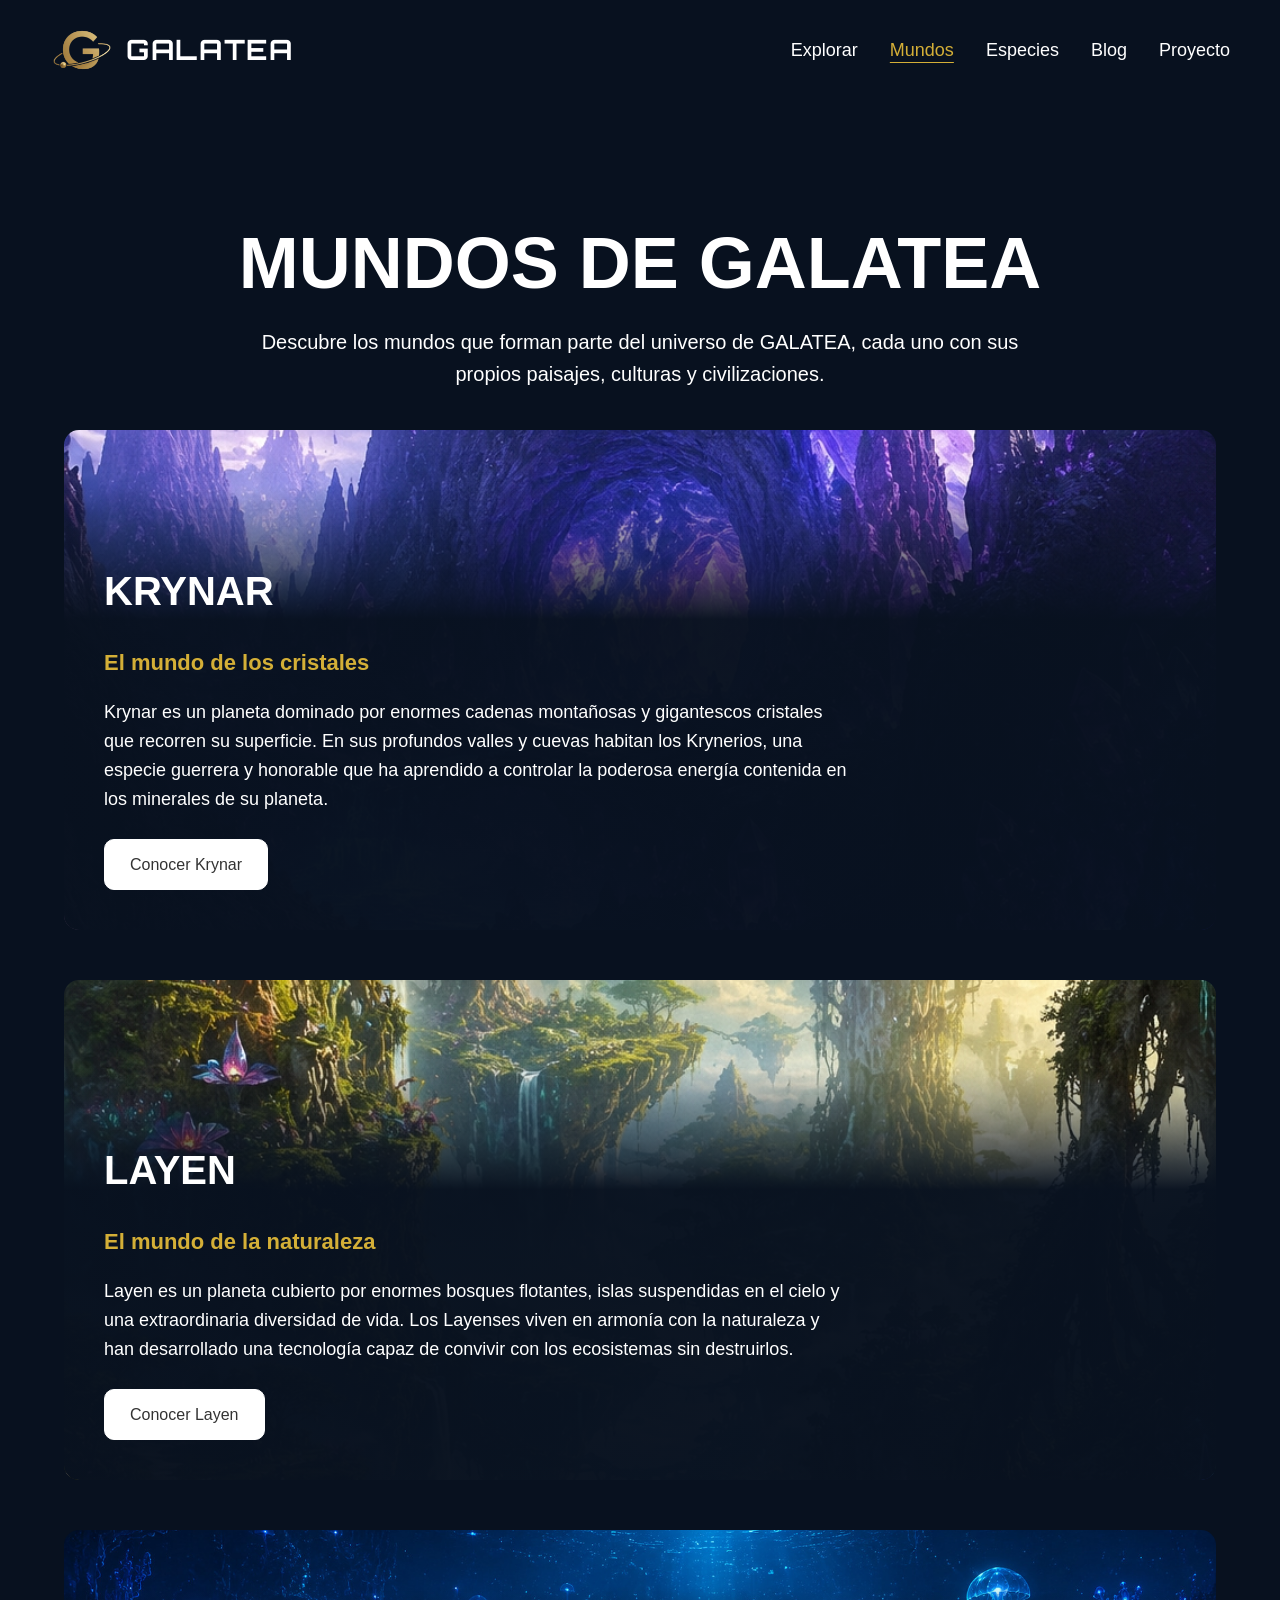
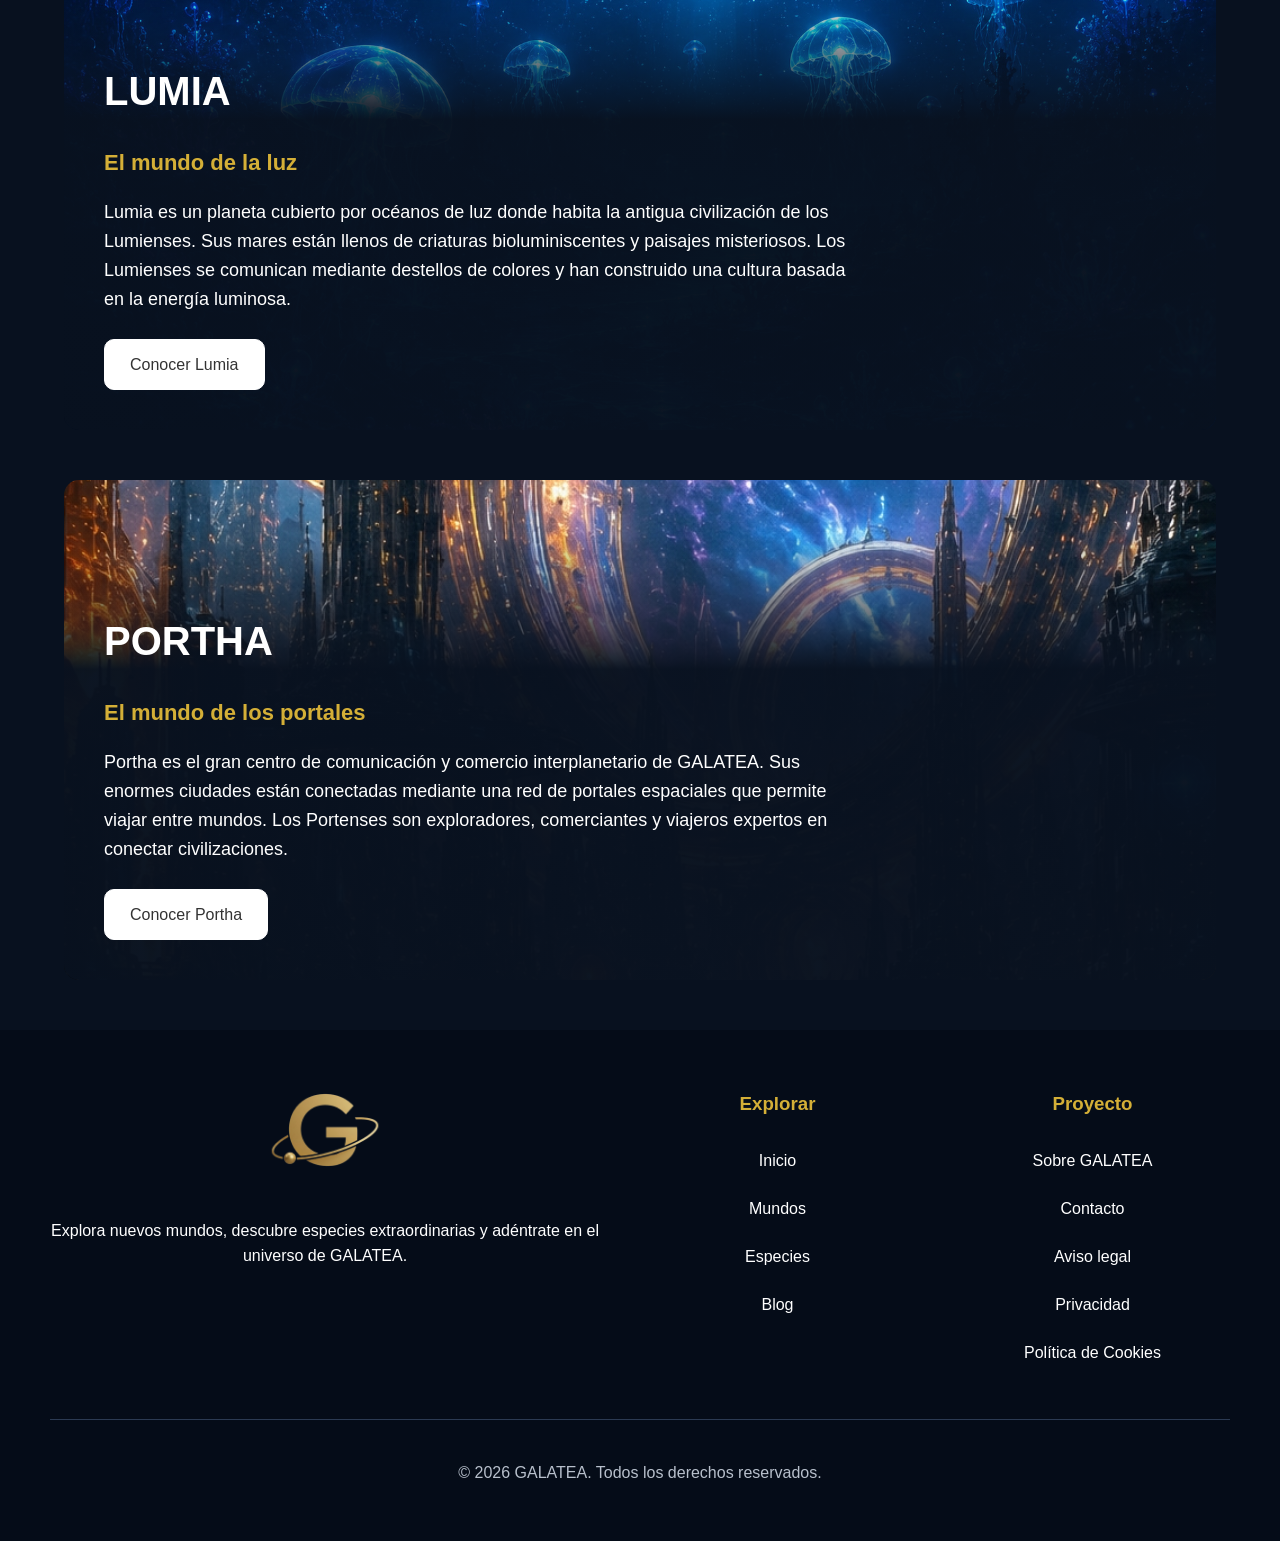
<file: mundos.html>
<!DOCTYPE html>
<html lang="es">

<head>
    <meta charset="UTF-8">
    <meta name="viewport" content="width=device-width, initial-scale=1.0">
    <title>MUNDOS DE GALATEA | GALATEA</title>
    <!-- ESTILOS: base original, ajustes comunes y ajustes de esta página -->
    <link rel="preconnect" href="https://fonts.googleapis.com">
    <link rel="preconnect" href="https://fonts.gstatic.com" crossorigin>
    <link href="https://fonts.googleapis.com/css2?family=Orbitron:wght@500;700&amp;display=swap" rel="stylesheet">
    <link rel="stylesheet" href="css/style.css">
    <link rel="stylesheet" href="css/global.css">
    <link rel="stylesheet" href="css/mundos.css">
    <link rel="icon" href="favicon.ico" sizes="16x16 32x32 48x48">
    <script src="js/navegacion.js" defer></script>
</head>

<body>
    <a class="saltar-contenido" href="#contenido">Saltar al contenido</a>

    <!-- CABECERA: marca y navegación compartidas por todas las páginas -->
    <header class="site-header">
        <a class="marca" href="index.html" aria-label="GALATEA, inicio">
            <img class="logo" src="imagenes/logo.png" alt="" height="80" width="80">
            <span>GALATEA</span>
        </a>
        <!-- JavaScript activa este botón en móvil. Sin JavaScript los enlaces siguen visibles. -->
        <button class="menu-toggle" type="button" aria-controls="menu-principal" aria-expanded="false" aria-label="Abrir menú">
            <span aria-hidden="true">☰</span><span class="menu-texto">Menú</span>
        </button>
        <nav id="menu-principal" aria-label="Navegación principal">
            <a href="index.html">Explorar</a>
            <a href="mundos.html" aria-current="page">Mundos</a>
            <a href="especies.html">Especies</a>
            <a href="blog.html">Blog</a>
            <a href="proyecto.html">Proyecto</a>
        </nav>
    </header>


    <!-- CONTENIDO PRINCIPAL -->
    <main id="contenido">
<section class="worlds-intro">

            <h1 class="titulo">MUNDOS DE GALATEA</h1>

            <p>
                Descubre los mundos que forman parte del universo de GALATEA,
                cada uno con sus propios paisajes, culturas y civilizaciones.
            </p>

        </section>


        <section class="worlds">

            <!-- KRYNAR -->

            <div class="world world-krynar" id="krynar">

                <div class="world-content">

                    <h2>KRYNAR</h2>

                    <h3>El mundo de los cristales</h3>

                    <p>
                        Krynar es un planeta dominado por enormes cadenas montañosas
                        y gigantescos cristales que recorren su superficie. En sus
                        profundos valles y cuevas habitan los Krynerios, una especie
                        guerrera y honorable que ha aprendido a controlar la poderosa
                        energía contenida en los minerales de su planeta.
                    </p>

                    <a class="boton-secundario" href="especies.html#krynar">
                        Conocer Krynar
                    </a>

                </div>

            </div>


            <!-- LAYEN -->

            <div class="world world-layen" id="layen">

                <div class="world-content">

                    <h2>LAYEN</h2>

                    <h3>El mundo de la naturaleza</h3>

                    <p>
                        Layen es un planeta cubierto por enormes bosques flotantes,
                        islas suspendidas en el cielo y una extraordinaria diversidad
                        de vida. Los Layenses viven en armonía con la naturaleza y
                        han desarrollado una tecnología capaz de convivir con los
                        ecosistemas sin destruirlos.
                    </p>

                    <a class="boton-secundario" href="especies.html#layen">
                        Conocer Layen
                    </a>

                </div>

            </div>


            <!-- LUMIA -->

            <div class="world world-lumia" id="lumia">

                <div class="world-content">

                    <h2>LUMIA</h2>

                    <h3>El mundo de la luz</h3>

                    <p>
                        Lumia es un planeta cubierto por océanos de luz donde
                        habita la antigua civilización de los Lumienses. Sus mares
                        están llenos de criaturas bioluminiscentes y paisajes
                        misteriosos. Los Lumienses se comunican mediante destellos
                        de colores y han construido una cultura basada en la energía
                        luminosa.
                    </p>

                    <a class="boton-secundario" href="especies.html#lumia">
                        Conocer Lumia
                    </a>

                </div>

            </div>


            <!-- PORTHA -->

            <div class="world world-portha" id="portha">

                <div class="world-content">

                    <h2>PORTHA</h2>

                    <h3>El mundo de los portales</h3>

                    <p>
                        Portha es el gran centro de comunicación y comercio
                        interplanetario de GALATEA. Sus enormes ciudades están
                        conectadas mediante una red de portales espaciales que
                        permite viajar entre mundos. Los Portenses son exploradores,
                        comerciantes y viajeros expertos en conectar civilizaciones.
                    </p>

                    <a class="boton-secundario" href="especies.html#portha">
                        Conocer Portha
                    </a>

                </div>

            </div>

        </section>

    </main>


    <!-- PIE DE PÁGINA: patrón del footer general original -->
<footer>

        <div class="footer-content">

            <div class="footer-logo">

                <img src="imagenes/logo.png" alt="Logo de Galatea" width="120">

                <p>
                    Explora nuevos mundos, descubre especies extraordinarias
                    y adéntrate en el universo de GALATEA.
                </p>

            </div>

            <div class="footer-links">

                <h3>Explorar</h3>

                <a href="index.html">Inicio</a>
                <a href="mundos.html">Mundos</a>
                <a href="especies.html">Especies</a>
                <a href="blog.html">Blog</a>

            </div>

            <div class="footer-project">

                <h3>Proyecto</h3>

                <a href="proyecto.html">Sobre GALATEA</a>
                <a href="contacto.html">Contacto</a>
                <a href="aviso-legal.html">Aviso legal</a>
                <a href="privacidad.html">Privacidad</a>
                <a href="politica_de_cookies.html">Política de Cookies</a>

            </div>

        </div>

        <hr>

        <div class="footer-bottom">

            <p>© 2026 GALATEA. Todos los derechos reservados.</p>

        </div>

    </footer>



</body>

</html>
</file>
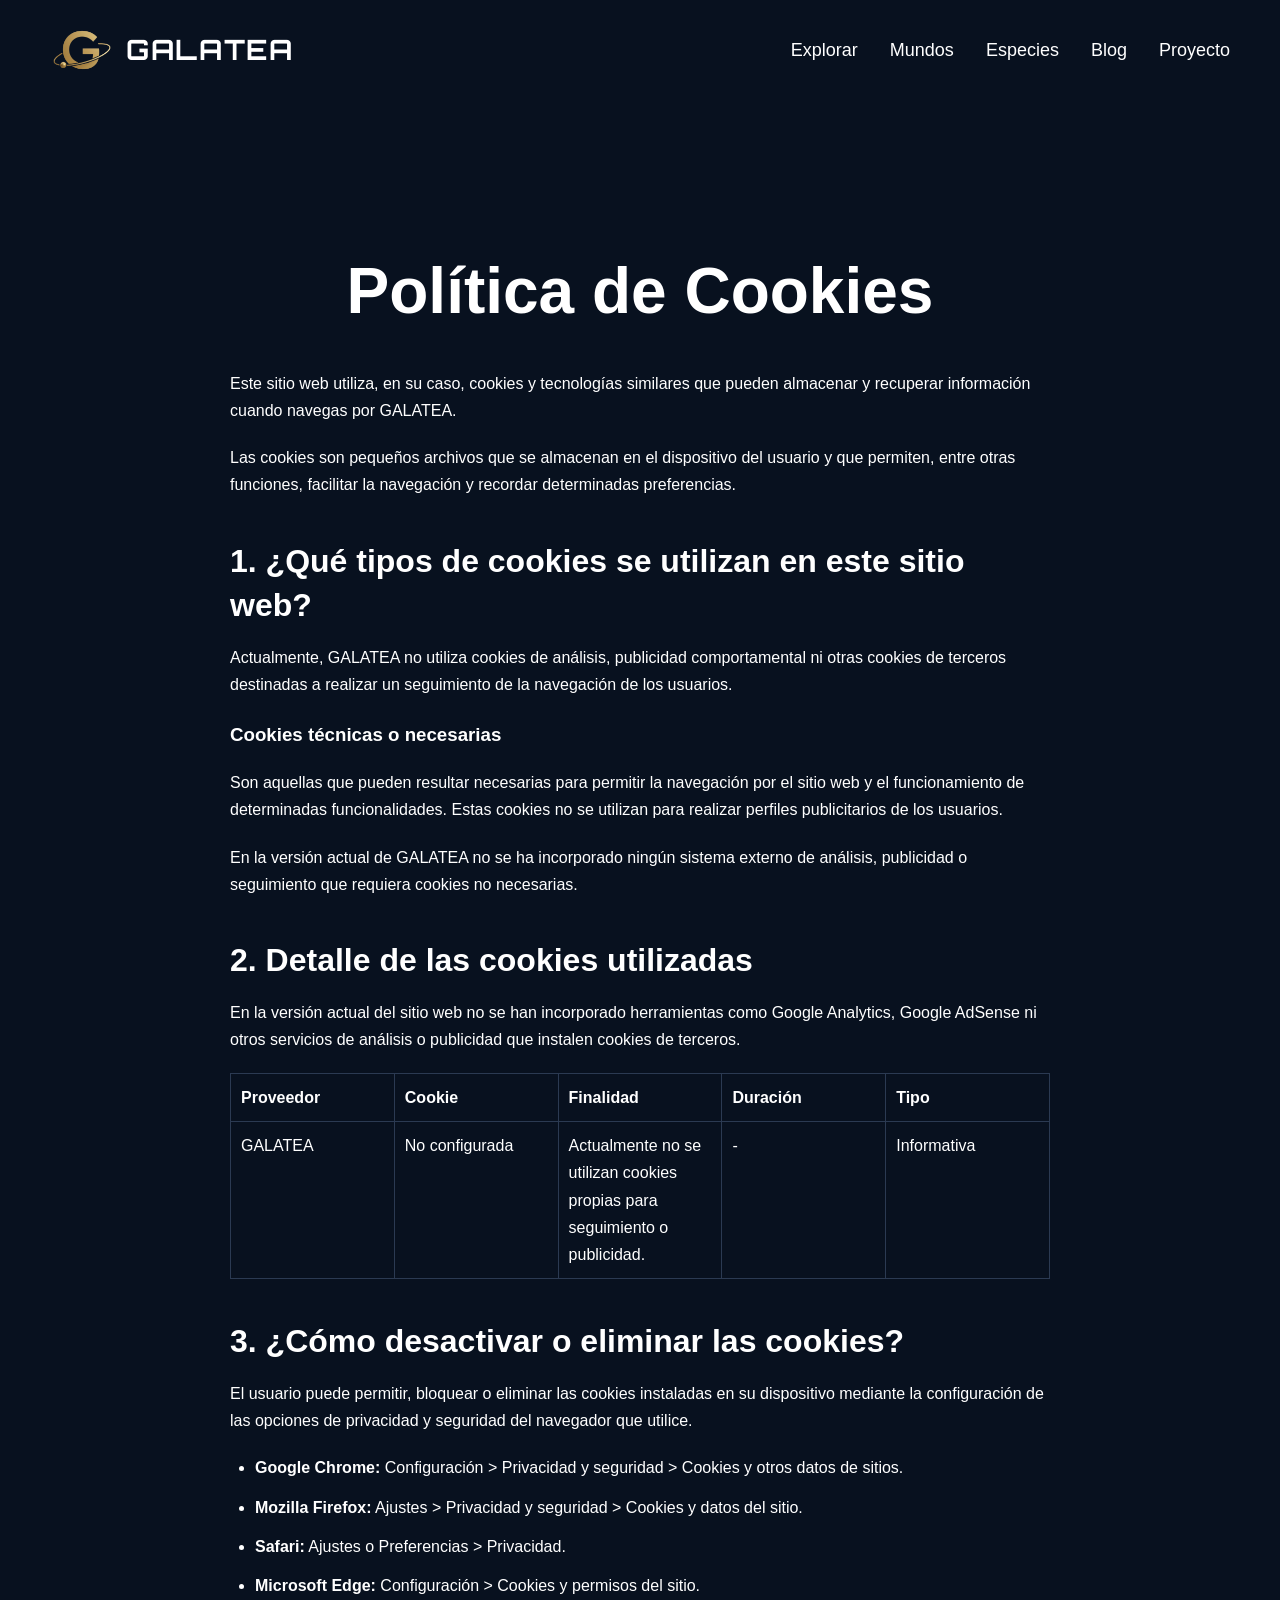
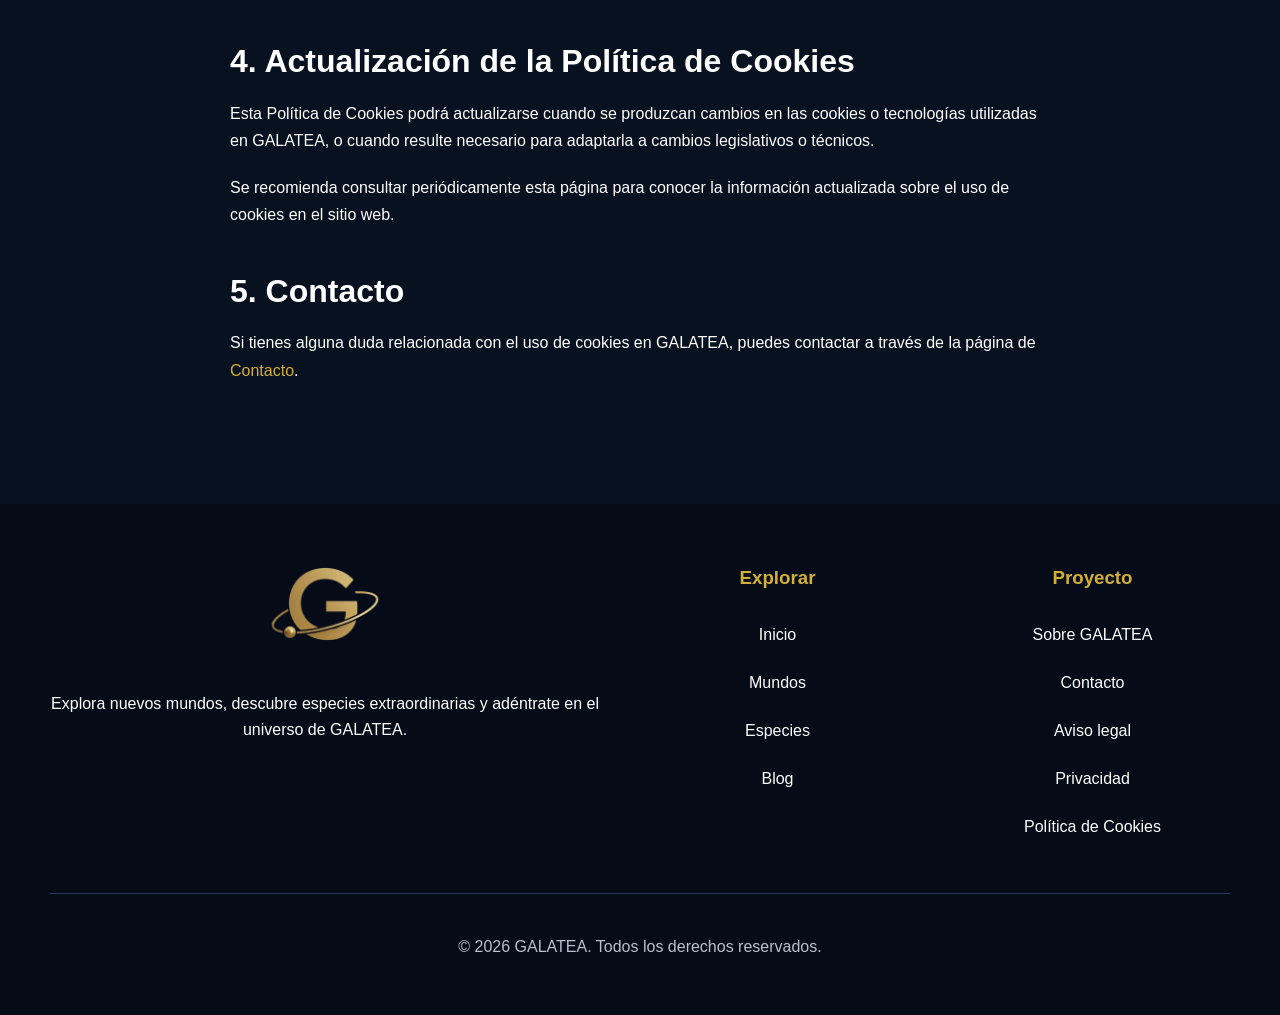
<file: politica_de_cookies.html>
<!DOCTYPE html>
<html lang="es">

<head>
	<meta charset="UTF-8">
    <meta name="viewport" content="width=device-width, initial-scale=1.0">
	<title>Política de Cookies | GALATEA</title>
	<!-- ESTILOS: base original, ajustes comunes y ajustes de esta página -->
    <link rel="preconnect" href="https://fonts.googleapis.com">
    <link rel="preconnect" href="https://fonts.gstatic.com" crossorigin>
    <link href="https://fonts.googleapis.com/css2?family=Orbitron:wght@500;700&amp;display=swap" rel="stylesheet">
    <link rel="stylesheet" href="css/style.css">
    <link rel="stylesheet" href="css/global.css">
    <link rel="stylesheet" href="css/legal.css">
    <link rel="icon" href="favicon.ico" sizes="16x16 32x32 48x48">
    <script src="js/navegacion.js" defer></script>

</head>

<body>
    <a class="saltar-contenido" href="#contenido">Saltar al contenido</a>
	<!-- CABECERA: marca y navegación compartidas por todas las páginas -->
    <header class="site-header">
        <a class="marca" href="index.html" aria-label="GALATEA, inicio">
            <img class="logo" src="imagenes/logo.png" alt="" height="80" width="80">
            <span>GALATEA</span>
        </a>
        <!-- JavaScript activa este botón en móvil. Sin JavaScript los enlaces siguen visibles. -->
        <button class="menu-toggle" type="button" aria-controls="menu-principal" aria-expanded="false" aria-label="Abrir menú">
            <span aria-hidden="true">☰</span><span class="menu-texto">Menú</span>
        </button>
        <nav id="menu-principal" aria-label="Navegación principal">
            <a href="index.html">Explorar</a>
            <a href="mundos.html">Mundos</a>
            <a href="especies.html">Especies</a>
            <a href="blog.html">Blog</a>
            <a href="proyecto.html">Proyecto</a>
        </nav>
    </header>



    <!-- CONTENIDO PRINCIPAL -->
    <main id="contenido">

        <section class="legal">

            <h1>Política de Cookies</h1>

            <p>
                Este sitio web utiliza, en su caso, cookies y tecnologías
                similares que pueden almacenar y recuperar información cuando
                navegas por GALATEA.
            </p>

            <p>
                Las cookies son pequeños archivos que se almacenan en el
                dispositivo del usuario y que permiten, entre otras funciones,
                facilitar la navegación y recordar determinadas preferencias.
            </p>


            <h2>1. ¿Qué tipos de cookies se utilizan en este sitio web?</h2>

            <p>
                Actualmente, GALATEA no utiliza cookies de análisis,
                publicidad comportamental ni otras cookies de terceros
                destinadas a realizar un seguimiento de la navegación de los
                usuarios.
            </p>

            <h3>Cookies técnicas o necesarias</h3>

            <p>
                Son aquellas que pueden resultar necesarias para permitir la
                navegación por el sitio web y el funcionamiento de determinadas
                funcionalidades. Estas cookies no se utilizan para realizar
                perfiles publicitarios de los usuarios.
            </p>

            <p>
                En la versión actual de GALATEA no se ha incorporado ningún
                sistema externo de análisis, publicidad o seguimiento que
                requiera cookies no necesarias.
            </p>


            <h2>2. Detalle de las cookies utilizadas</h2>

            <p>
                En la versión actual del sitio web no se han incorporado
                herramientas como Google Analytics, Google AdSense ni otros
                servicios de análisis o publicidad que instalen cookies de
                terceros.
            </p>

            <table>

                <thead>
                    <tr>
                        <th>Proveedor</th>
                        <th>Cookie</th>
                        <th>Finalidad</th>
                        <th>Duración</th>
                        <th>Tipo</th>
                    </tr>
                </thead>

                <tbody>

                    <tr>
                        <td data-label="Proveedor">GALATEA</td>
                        <td data-label="Cookie">No configurada</td>
                        <td data-label="Finalidad">
                            Actualmente no se utilizan cookies propias
                            para seguimiento o publicidad.
                        </td>
                        <td data-label="Duración">-</td>
                        <td data-label="Tipo">Informativa</td>
                    </tr>

                </tbody>

            </table>


            <h2>3. ¿Cómo desactivar o eliminar las cookies?</h2>

            <p>
                El usuario puede permitir, bloquear o eliminar las cookies
                instaladas en su dispositivo mediante la configuración de las
                opciones de privacidad y seguridad del navegador que utilice.
            </p>

            <ul>

                <li>
                    <strong>Google Chrome:</strong>
                    Configuración &gt; Privacidad y seguridad &gt;
                    Cookies y otros datos de sitios.
                </li>

                <li>
                    <strong>Mozilla Firefox:</strong>
                    Ajustes &gt; Privacidad y seguridad &gt;
                    Cookies y datos del sitio.
                </li>

                <li>
                    <strong>Safari:</strong>
                    Ajustes o Preferencias &gt; Privacidad.
                </li>

                <li>
                    <strong>Microsoft Edge:</strong>
                    Configuración &gt; Cookies y permisos del sitio.
                </li>

            </ul>


            <h2>4. Actualización de la Política de Cookies</h2>

            <p>
                Esta Política de Cookies podrá actualizarse cuando se
                produzcan cambios en las cookies o tecnologías utilizadas
                en GALATEA, o cuando resulte necesario para adaptarla a
                cambios legislativos o técnicos.
            </p>

            <p>
                Se recomienda consultar periódicamente esta página para
                conocer la información actualizada sobre el uso de cookies
                en el sitio web.
            </p>


            <h2>5. Contacto</h2>

            <p>
                Si tienes alguna duda relacionada con el uso de cookies en
                GALATEA, puedes contactar a través de la página de
                <a href="contacto.html">Contacto</a>.
            </p>

        </section>

    </main>


  <!-- PIE DE PÁGINA: patrón del footer general original -->
<footer>

        <div class="footer-content">

            <div class="footer-logo">

                <img src="imagenes/logo.png" alt="Logo de Galatea" width="120">

                <p>
                    Explora nuevos mundos, descubre especies extraordinarias
                    y adéntrate en el universo de GALATEA.
                </p>

            </div>

            <div class="footer-links">

                <h3>Explorar</h3>

                <a href="index.html">Inicio</a>
                <a href="mundos.html">Mundos</a>
                <a href="especies.html">Especies</a>
                <a href="blog.html">Blog</a>

            </div>

            <div class="footer-project">

                <h3>Proyecto</h3>

                <a href="proyecto.html">Sobre GALATEA</a>
                <a href="contacto.html">Contacto</a>
                <a href="aviso-legal.html">Aviso legal</a>
                <a href="privacidad.html">Privacidad</a>
                <a href="politica_de_cookies.html">Política de Cookies</a>

            </div>

        </div>

        <hr>

        <div class="footer-bottom">

            <p>© 2026 GALATEA. Todos los derechos reservados.</p>

        </div>

    </footer>

</body>

</html>
</file>
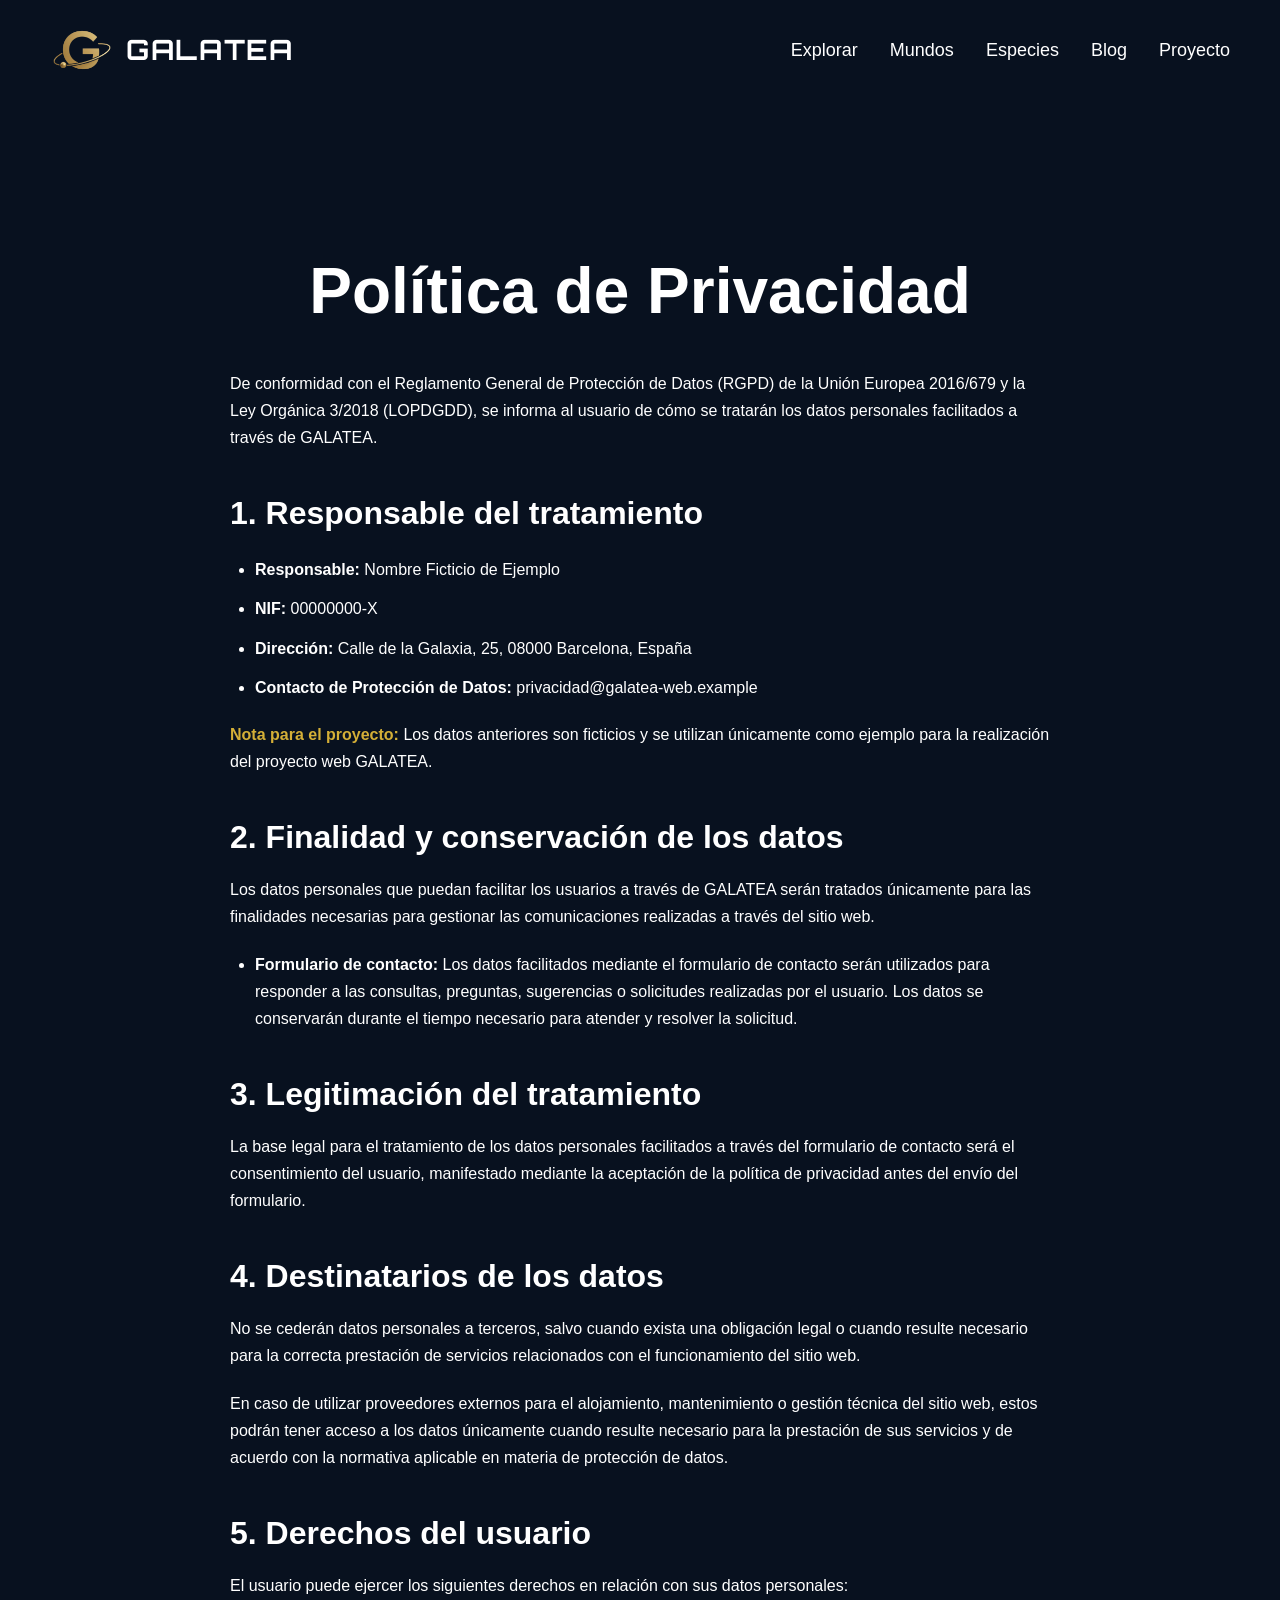
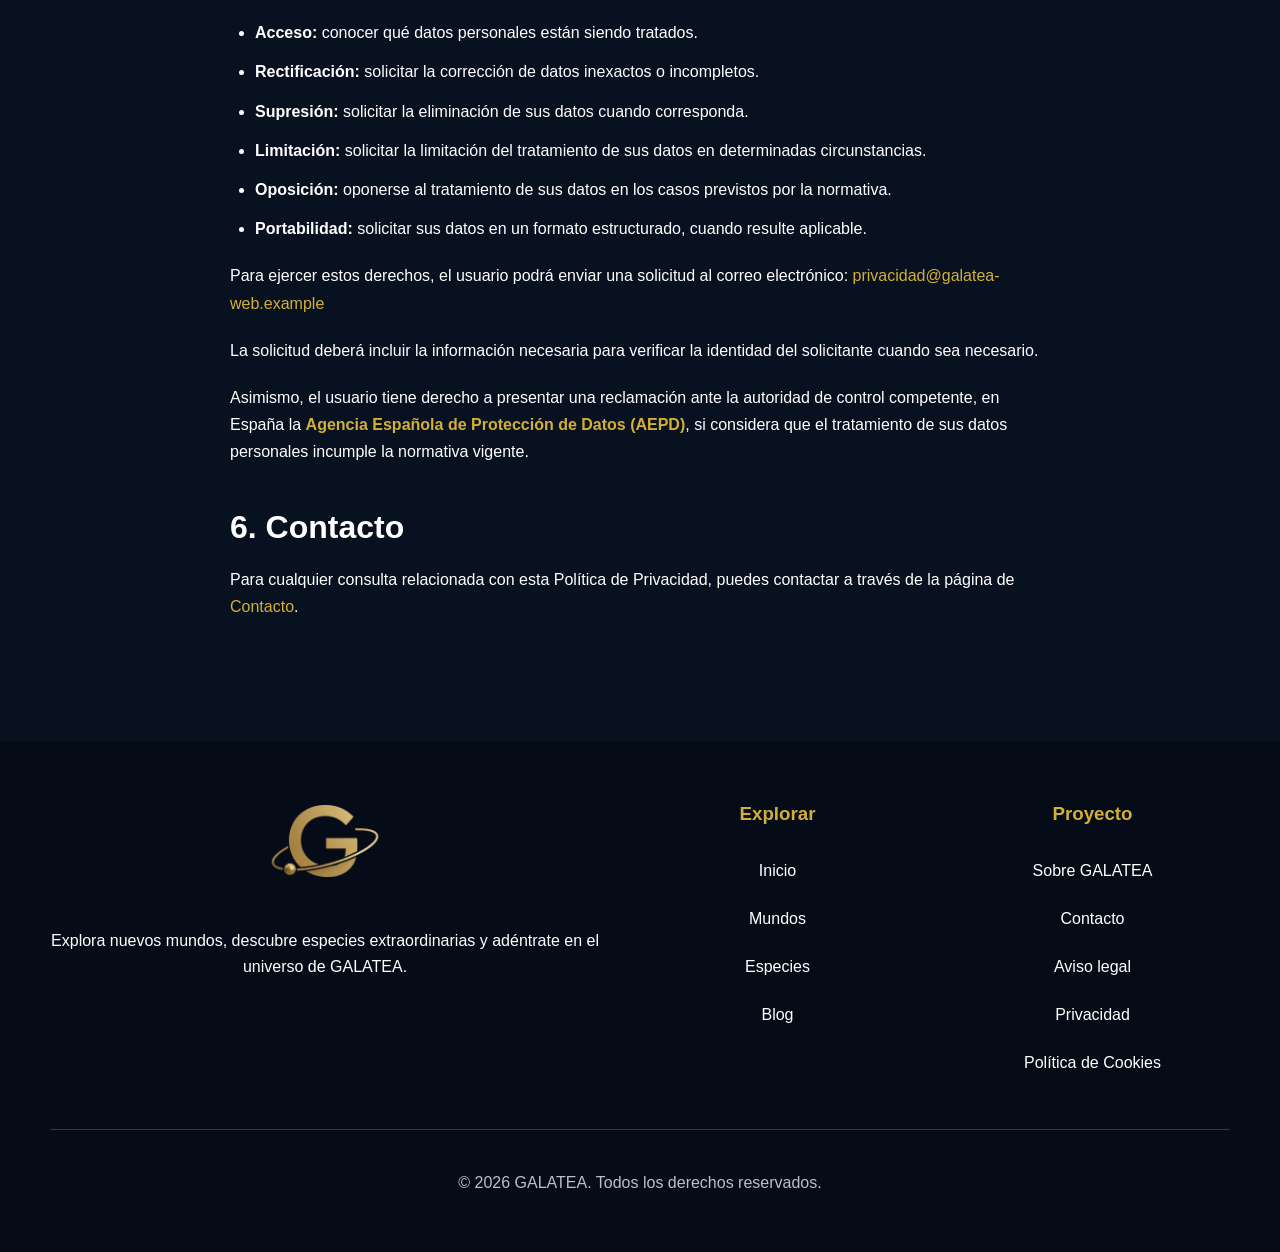
<file: privacidad.html>
<!DOCTYPE html>
<html lang="es">

<head>
    <meta charset="UTF-8">
    <meta name="viewport" content="width=device-width, initial-scale=1.0">
    <title>Política de Privacidad | GALATEA</title>
    <!-- ESTILOS: base original, ajustes comunes y ajustes de esta página -->
    <link rel="preconnect" href="https://fonts.googleapis.com">
    <link rel="preconnect" href="https://fonts.gstatic.com" crossorigin>
    <link href="https://fonts.googleapis.com/css2?family=Orbitron:wght@500;700&amp;display=swap" rel="stylesheet">
    <link rel="stylesheet" href="css/style.css">
    <link rel="stylesheet" href="css/global.css">
    <link rel="stylesheet" href="css/legal.css">
    <link rel="icon" href="favicon.ico" sizes="16x16 32x32 48x48">
    <script src="js/navegacion.js" defer></script>

</head>

<body>
    <a class="saltar-contenido" href="#contenido">Saltar al contenido</a>
    <!-- CABECERA: marca y navegación compartidas por todas las páginas -->
    <header class="site-header">
        <a class="marca" href="index.html" aria-label="GALATEA, inicio">
            <img class="logo" src="imagenes/logo.png" alt="" height="80" width="80">
            <span>GALATEA</span>
        </a>
        <!-- JavaScript activa este botón en móvil. Sin JavaScript los enlaces siguen visibles. -->
        <button class="menu-toggle" type="button" aria-controls="menu-principal" aria-expanded="false" aria-label="Abrir menú">
            <span aria-hidden="true">☰</span><span class="menu-texto">Menú</span>
        </button>
        <nav id="menu-principal" aria-label="Navegación principal">
            <a href="index.html">Explorar</a>
            <a href="mundos.html">Mundos</a>
            <a href="especies.html">Especies</a>
            <a href="blog.html">Blog</a>
            <a href="proyecto.html">Proyecto</a>
        </nav>
    </header>


    <!-- CONTENIDO PRINCIPAL -->
    <main id="contenido">

        <section class="legal">

            <h1>Política de Privacidad</h1>

            <p>
                De conformidad con el Reglamento General de Protección de Datos
                (RGPD) de la Unión Europea 2016/679 y la Ley Orgánica 3/2018
                (LOPDGDD), se informa al usuario de cómo se tratarán los datos
                personales facilitados a través de GALATEA.
            </p>


            <h2>1. Responsable del tratamiento</h2>

            <ul>
                <li>
                    <strong>Responsable:</strong> Nombre Ficticio de Ejemplo
                </li>

                <li>
                    <strong>NIF:</strong> 00000000-X
                </li>

                <li>
                    <strong>Dirección:</strong> Calle de la Galaxia, 25,
                    08000 Barcelona, España
                </li>

                <li>
                    <strong>Contacto de Protección de Datos:</strong>
                    privacidad@galatea-web.example
                </li>
            </ul>

            <p>
                <strong>Nota para el proyecto:</strong>
                Los datos anteriores son ficticios y se utilizan únicamente
                como ejemplo para la realización del proyecto web GALATEA.
            </p>


            <h2>2. Finalidad y conservación de los datos</h2>

            <p>
                Los datos personales que puedan facilitar los usuarios a través
                de GALATEA serán tratados únicamente para las finalidades
                necesarias para gestionar las comunicaciones realizadas a
                través del sitio web.
            </p>

            <ul>

                <li>
                    <strong>Formulario de contacto:</strong>
                    Los datos facilitados mediante el formulario de contacto
                    serán utilizados para responder a las consultas, preguntas,
                    sugerencias o solicitudes realizadas por el usuario.
                    Los datos se conservarán durante el tiempo necesario para
                    atender y resolver la solicitud.
                </li>

            </ul>


            <h2>3. Legitimación del tratamiento</h2>

            <p>
                La base legal para el tratamiento de los datos personales
                facilitados a través del formulario de contacto será el
                consentimiento del usuario, manifestado mediante la aceptación
                de la política de privacidad antes del envío del formulario.
            </p>


            <h2>4. Destinatarios de los datos</h2>

            <p>
                No se cederán datos personales a terceros, salvo cuando exista
                una obligación legal o cuando resulte necesario para la correcta
                prestación de servicios relacionados con el funcionamiento del
                sitio web.
            </p>

            <p>
                En caso de utilizar proveedores externos para el alojamiento,
                mantenimiento o gestión técnica del sitio web, estos podrán
                tener acceso a los datos únicamente cuando resulte necesario
                para la prestación de sus servicios y de acuerdo con la
                normativa aplicable en materia de protección de datos.
            </p>


            <h2>5. Derechos del usuario</h2>

            <p>
                El usuario puede ejercer los siguientes derechos en relación
                con sus datos personales:
            </p>

            <ul>

                <li>
                    <strong>Acceso:</strong>
                    conocer qué datos personales están siendo tratados.
                </li>

                <li>
                    <strong>Rectificación:</strong>
                    solicitar la corrección de datos inexactos o incompletos.
                </li>

                <li>
                    <strong>Supresión:</strong>
                    solicitar la eliminación de sus datos cuando corresponda.
                </li>

                <li>
                    <strong>Limitación:</strong>
                    solicitar la limitación del tratamiento de sus datos en
                    determinadas circunstancias.
                </li>

                <li>
                    <strong>Oposición:</strong>
                    oponerse al tratamiento de sus datos en los casos previstos
                    por la normativa.
                </li>

                <li>
                    <strong>Portabilidad:</strong>
                    solicitar sus datos en un formato estructurado, cuando
                    resulte aplicable.
                </li>

            </ul>

            <p>
                Para ejercer estos derechos, el usuario podrá enviar una
                solicitud al correo electrónico:
                <a href="mailto:privacidad@galatea-web.example">
                    privacidad@galatea-web.example
                </a>
            </p>

            <p>
                La solicitud deberá incluir la información necesaria para
                verificar la identidad del solicitante cuando sea necesario.
            </p>

            <p>
                Asimismo, el usuario tiene derecho a presentar una reclamación
                ante la autoridad de control competente, en España la
                <strong>Agencia Española de Protección de Datos (AEPD)</strong>,
                si considera que el tratamiento de sus datos personales
                incumple la normativa vigente.
            </p>


            <h2>6. Contacto</h2>

            <p>
                Para cualquier consulta relacionada con esta Política de
                Privacidad, puedes contactar a través de la página de
                <a href="contacto.html">Contacto</a>.
            </p>

        </section>

    </main>


    <!-- PIE DE PÁGINA: patrón del footer general original -->
<footer>

        <div class="footer-content">

            <div class="footer-logo">

                <img src="imagenes/logo.png" alt="Logo de Galatea" width="120">

                <p>
                    Explora nuevos mundos, descubre especies extraordinarias
                    y adéntrate en el universo de GALATEA.
                </p>

            </div>

            <div class="footer-links">

                <h3>Explorar</h3>

                <a href="index.html">Inicio</a>
                <a href="mundos.html">Mundos</a>
                <a href="especies.html">Especies</a>
                <a href="blog.html">Blog</a>

            </div>

            <div class="footer-project">

                <h3>Proyecto</h3>

                <a href="proyecto.html">Sobre GALATEA</a>
                <a href="contacto.html">Contacto</a>
                <a href="aviso-legal.html">Aviso legal</a>
                <a href="privacidad.html">Privacidad</a>
                <a href="politica_de_cookies.html">Política de Cookies</a>

            </div>

        </div>

        <hr>

        <div class="footer-bottom">

            <p>© 2026 GALATEA. Todos los derechos reservados.</p>

        </div>

    </footer>

</body>

</html>
</file>
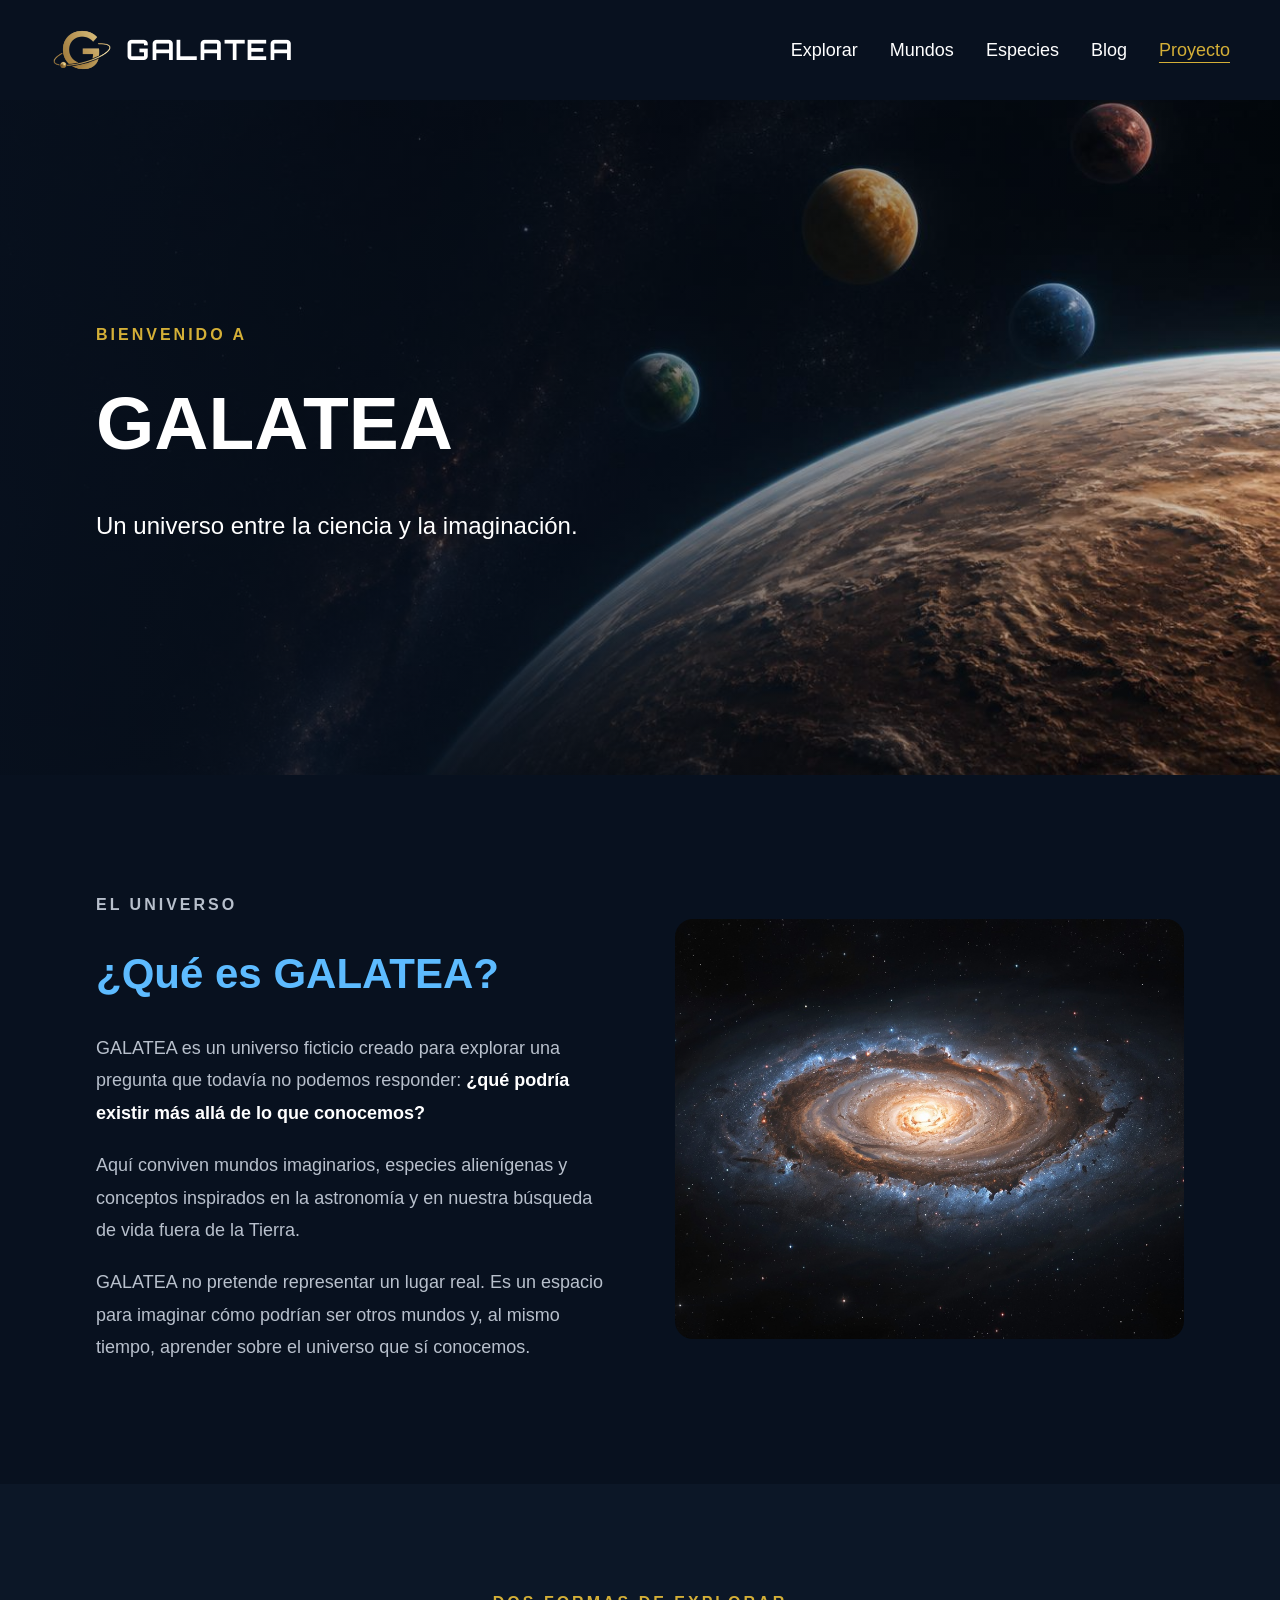
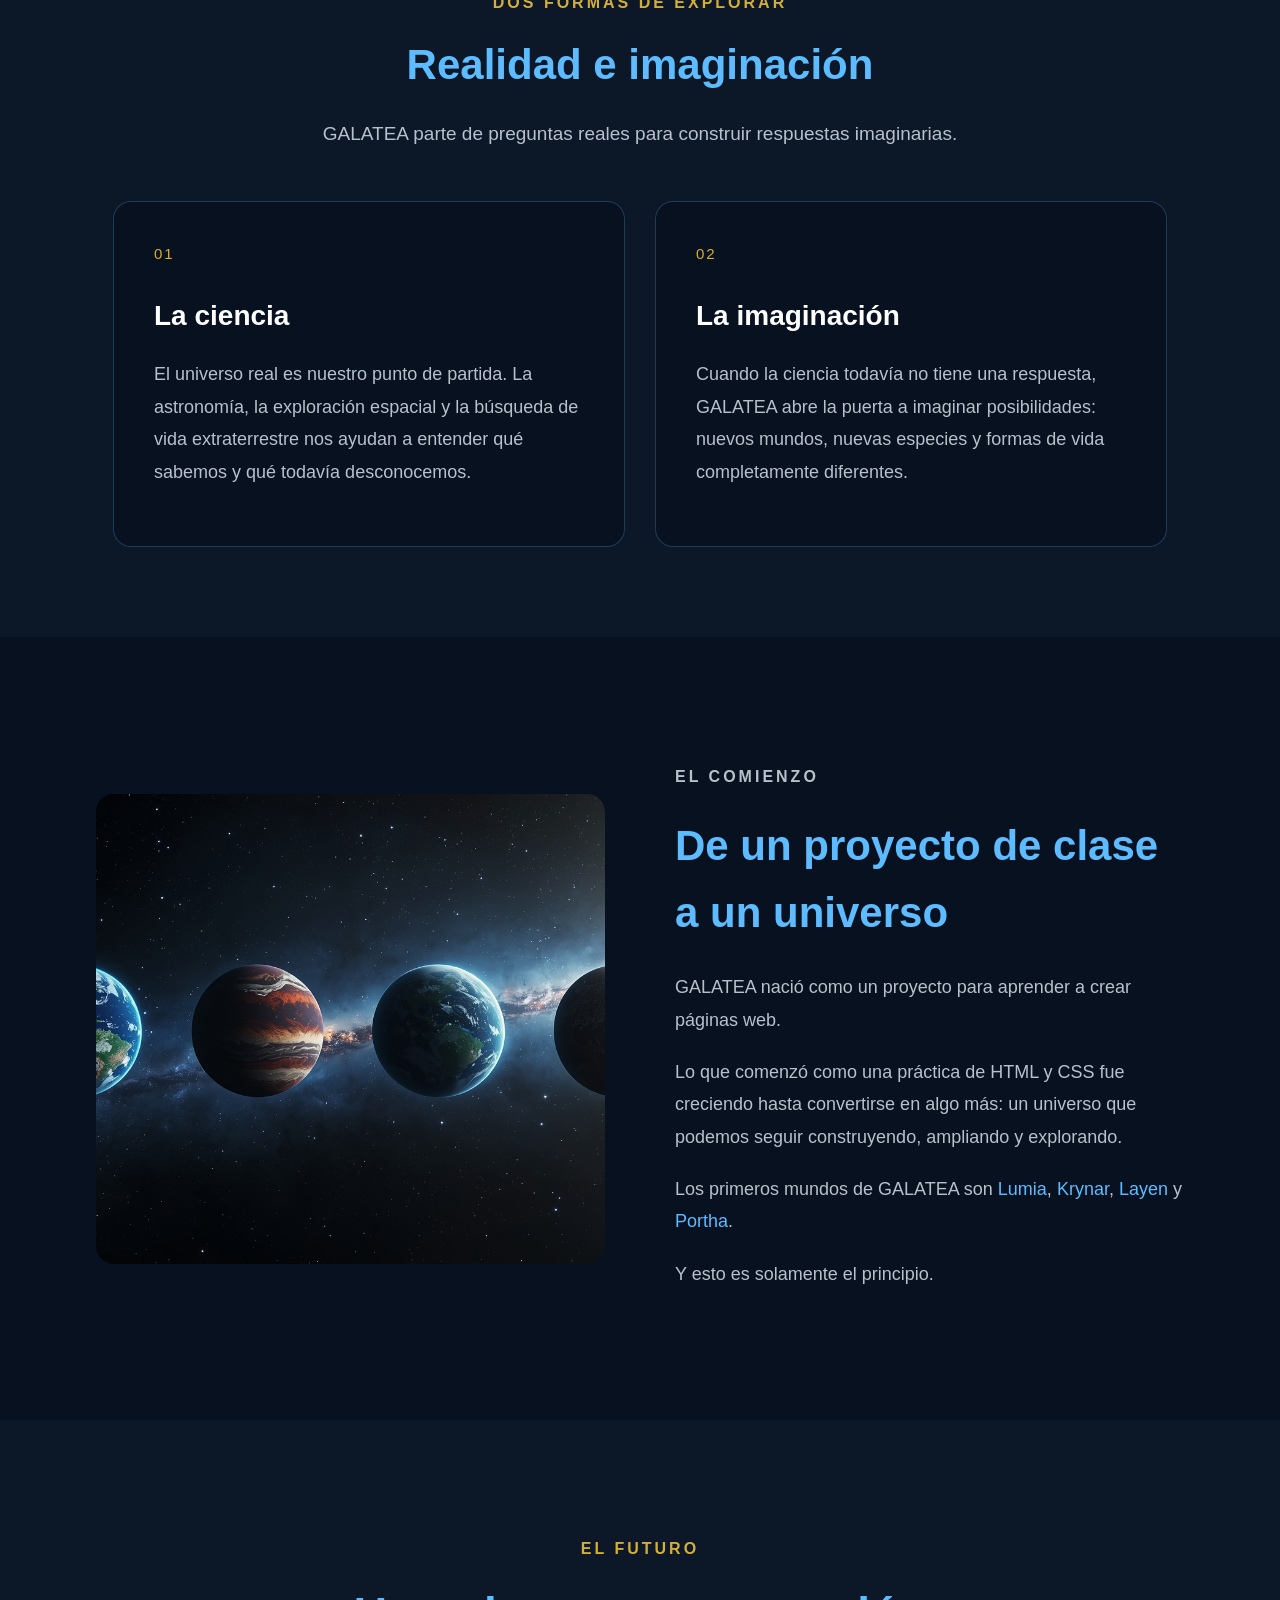
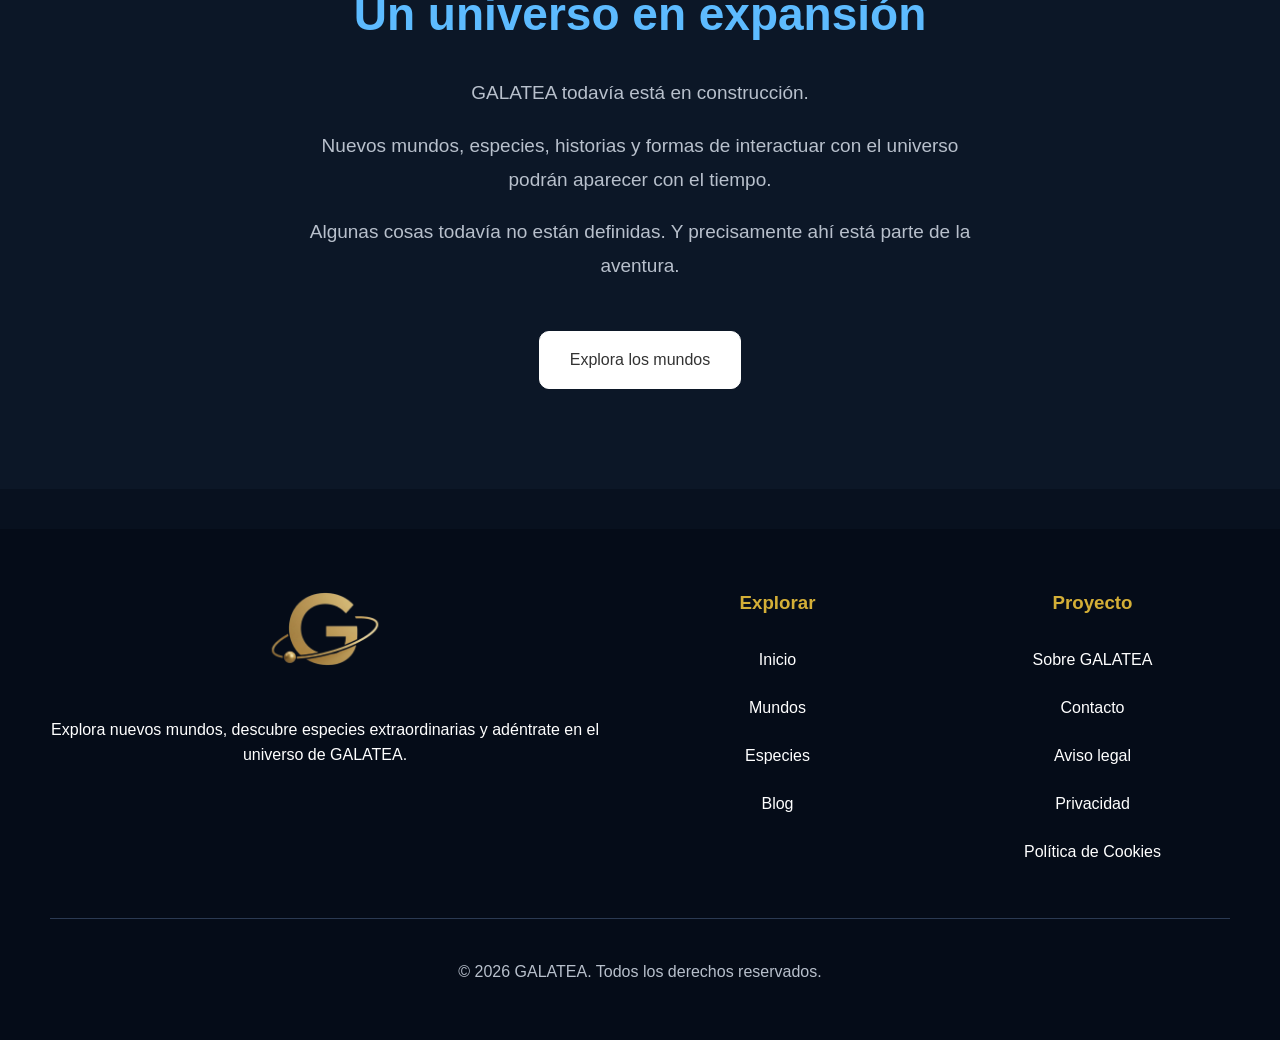
<file: proyecto.html>
<!DOCTYPE html>
<html lang="es">

<head>
    <meta charset="UTF-8">
    <meta name="viewport" content="width=device-width, initial-scale=1.0">
    <title>Proyecto | GALATEA</title>
    <!-- ESTILOS: base original, ajustes comunes y ajustes de esta página -->
    <link rel="preconnect" href="https://fonts.googleapis.com">
    <link rel="preconnect" href="https://fonts.gstatic.com" crossorigin>
    <link href="https://fonts.googleapis.com/css2?family=Orbitron:wght@500;700&amp;display=swap" rel="stylesheet">
    <link rel="stylesheet" href="css/style.css">
    <link rel="stylesheet" href="css/global.css">
    <link rel="stylesheet" href="css/proyecto.css">
    <link rel="icon" href="favicon.ico" sizes="16x16 32x32 48x48">
    <script src="js/navegacion.js" defer></script>
</head>

<body>
    <a class="saltar-contenido" href="#contenido">Saltar al contenido</a>

    <!-- CABECERA: marca y navegación compartidas por todas las páginas -->
    <header class="site-header">
        <a class="marca" href="index.html" aria-label="GALATEA, inicio">
            <img class="logo" src="imagenes/logo.png" alt="" height="80" width="80">
            <span>GALATEA</span>
        </a>
        <!-- JavaScript activa este botón en móvil. Sin JavaScript los enlaces siguen visibles. -->
        <button class="menu-toggle" type="button" aria-controls="menu-principal" aria-expanded="false" aria-label="Abrir menú">
            <span aria-hidden="true">☰</span><span class="menu-texto">Menú</span>
        </button>
        <nav id="menu-principal" aria-label="Navegación principal">
            <a href="index.html">Explorar</a>
            <a href="mundos.html">Mundos</a>
            <a href="especies.html">Especies</a>
            <a href="blog.html">Blog</a>
            <a href="proyecto.html" aria-current="page">Proyecto</a>
        </nav>
    </header>


    <!-- CONTENIDO PRINCIPAL -->
    <main id="contenido">

        <!-- HERO -->

        <section class="project-hero">

            <img src="imagenes/galatea-cuatro-planetas.jpg"
                alt="Vista de los cuatro mundos de GALATEA desde otro planeta">

            <div class="project-hero-content">
                <p class="project-label">BIENVENIDO A</p>
                <h1>GALATEA</h1>

                <p>
                    Un universo entre la ciencia y la imaginación.
                </p>
            </div>

        </section>


        <!-- ¿QUÉ ES GALATEA? -->

        <section class="project-intro">

            <div class="project-text">

                <p class="project-label">EL UNIVERSO</p>

                <h2>¿Qué es GALATEA?</h2>

                <p>
                    GALATEA es un universo ficticio creado para explorar una
                    pregunta que todavía no podemos responder:
                    <strong>¿qué podría existir más allá de lo que conocemos?</strong>
                </p>

                <p>
                    Aquí conviven mundos imaginarios, especies alienígenas
                    y conceptos inspirados en la astronomía y en nuestra
                    búsqueda de vida fuera de la Tierra.
                </p>

                <p>
                    GALATEA no pretende representar un lugar real.
                    Es un espacio para imaginar cómo podrían ser otros
                    mundos y, al mismo tiempo, aprender sobre el universo
                    que sí conocemos.
                </p>

            </div>

            <div class="project-image">

                <img src="imagenes/galatea-galaxia.jpg" alt="Vista lejana de la galaxia ficticia GALATEA">

            </div>

        </section>


        <!-- CIENCIA E IMAGINACIÓN -->

        <section class="project-science">

            <div class="section-title">

                <p class="project-label">DOS FORMAS DE EXPLORAR</p>

                <h2>Realidad e imaginación</h2>

                <p>
                    GALATEA parte de preguntas reales para construir
                    respuestas imaginarias.
                </p>

            </div>


            <div class="project-cards">

                <article class="project-card">

                    <div class="project-card-number">01</div>

                    <h3>La ciencia</h3>

                    <p>
                        El universo real es nuestro punto de partida.
                        La astronomía, la exploración espacial y la búsqueda
                        de vida extraterrestre nos ayudan a entender qué
                        sabemos y qué todavía desconocemos.
                    </p>

                </article>


                <article class="project-card">

                    <div class="project-card-number">02</div>

                    <h3>La imaginación</h3>

                    <p>
                        Cuando la ciencia todavía no tiene una respuesta,
                        GALATEA abre la puerta a imaginar posibilidades:
                        nuevos mundos, nuevas especies y formas de vida
                        completamente diferentes.
                    </p>

                </article>

            </div>

        </section>


        <!-- ORIGEN DEL PROYECTO -->

        <section class="project-origin">

            <div class="project-origin-image">

                <img src="imagenes/galatea-cuatro-mundos.jpg" alt="Los cuatro mundos conocidos de GALATEA">

            </div>


            <div class="project-origin-text">

                <p class="project-label">EL COMIENZO</p>

                <h2>De un proyecto de clase a un universo</h2>

                <p>
                    GALATEA nació como un proyecto para aprender a crear
                    páginas web.
                </p>

                <p>
                    Lo que comenzó como una práctica de HTML y CSS fue
                    creciendo hasta convertirse en algo más: un universo
                    que podemos seguir construyendo, ampliando y explorando.
                </p>

                <p>
                    Los primeros mundos de GALATEA son
                    <a href="mundos.html">Lumia</a>,
                    <a href="mundos.html">Krynar</a>,
                    <a href="mundos.html">Layen</a> y
                    <a href="mundos.html">Portha</a>.
                </p>

                <p>
                    Y esto es solamente el principio.
                </p>

            </div>

        </section>


        <!-- FUTURO -->

        <section class="project-future">

            <p class="project-label">EL FUTURO</p>

            <h2>Un universo en expansión</h2>

            <p>
                GALATEA todavía está en construcción.
            </p>

            <p>
                Nuevos mundos, especies, historias y formas de interactuar
                con el universo podrán aparecer con el tiempo.
            </p>

            <p>
                Algunas cosas todavía no están definidas.
                Y precisamente ahí está parte de la aventura.
            </p>

            <a href="mundos.html" class="boton-principal">
                Explora los mundos
            </a>

        </section>

    </main>


    <!-- PIE DE PÁGINA: patrón del footer general original -->
<footer>

        <div class="footer-content">

            <div class="footer-logo">

                <img src="imagenes/logo.png" alt="Logo de Galatea" width="120">

                <p>
                    Explora nuevos mundos, descubre especies extraordinarias
                    y adéntrate en el universo de GALATEA.
                </p>

            </div>

            <div class="footer-links">

                <h3>Explorar</h3>

                <a href="index.html">Inicio</a>
                <a href="mundos.html">Mundos</a>
                <a href="especies.html">Especies</a>
                <a href="blog.html">Blog</a>

            </div>

            <div class="footer-project">

                <h3>Proyecto</h3>

                <a href="proyecto.html">Sobre GALATEA</a>
                <a href="contacto.html">Contacto</a>
                <a href="aviso-legal.html">Aviso legal</a>
                <a href="privacidad.html">Privacidad</a>
                <a href="politica_de_cookies.html">Política de Cookies</a>

            </div>

        </div>

        <hr>

        <div class="footer-bottom">

            <p>© 2026 GALATEA. Todos los derechos reservados.</p>

        </div>

    </footer>



</body>

</html>
</file>
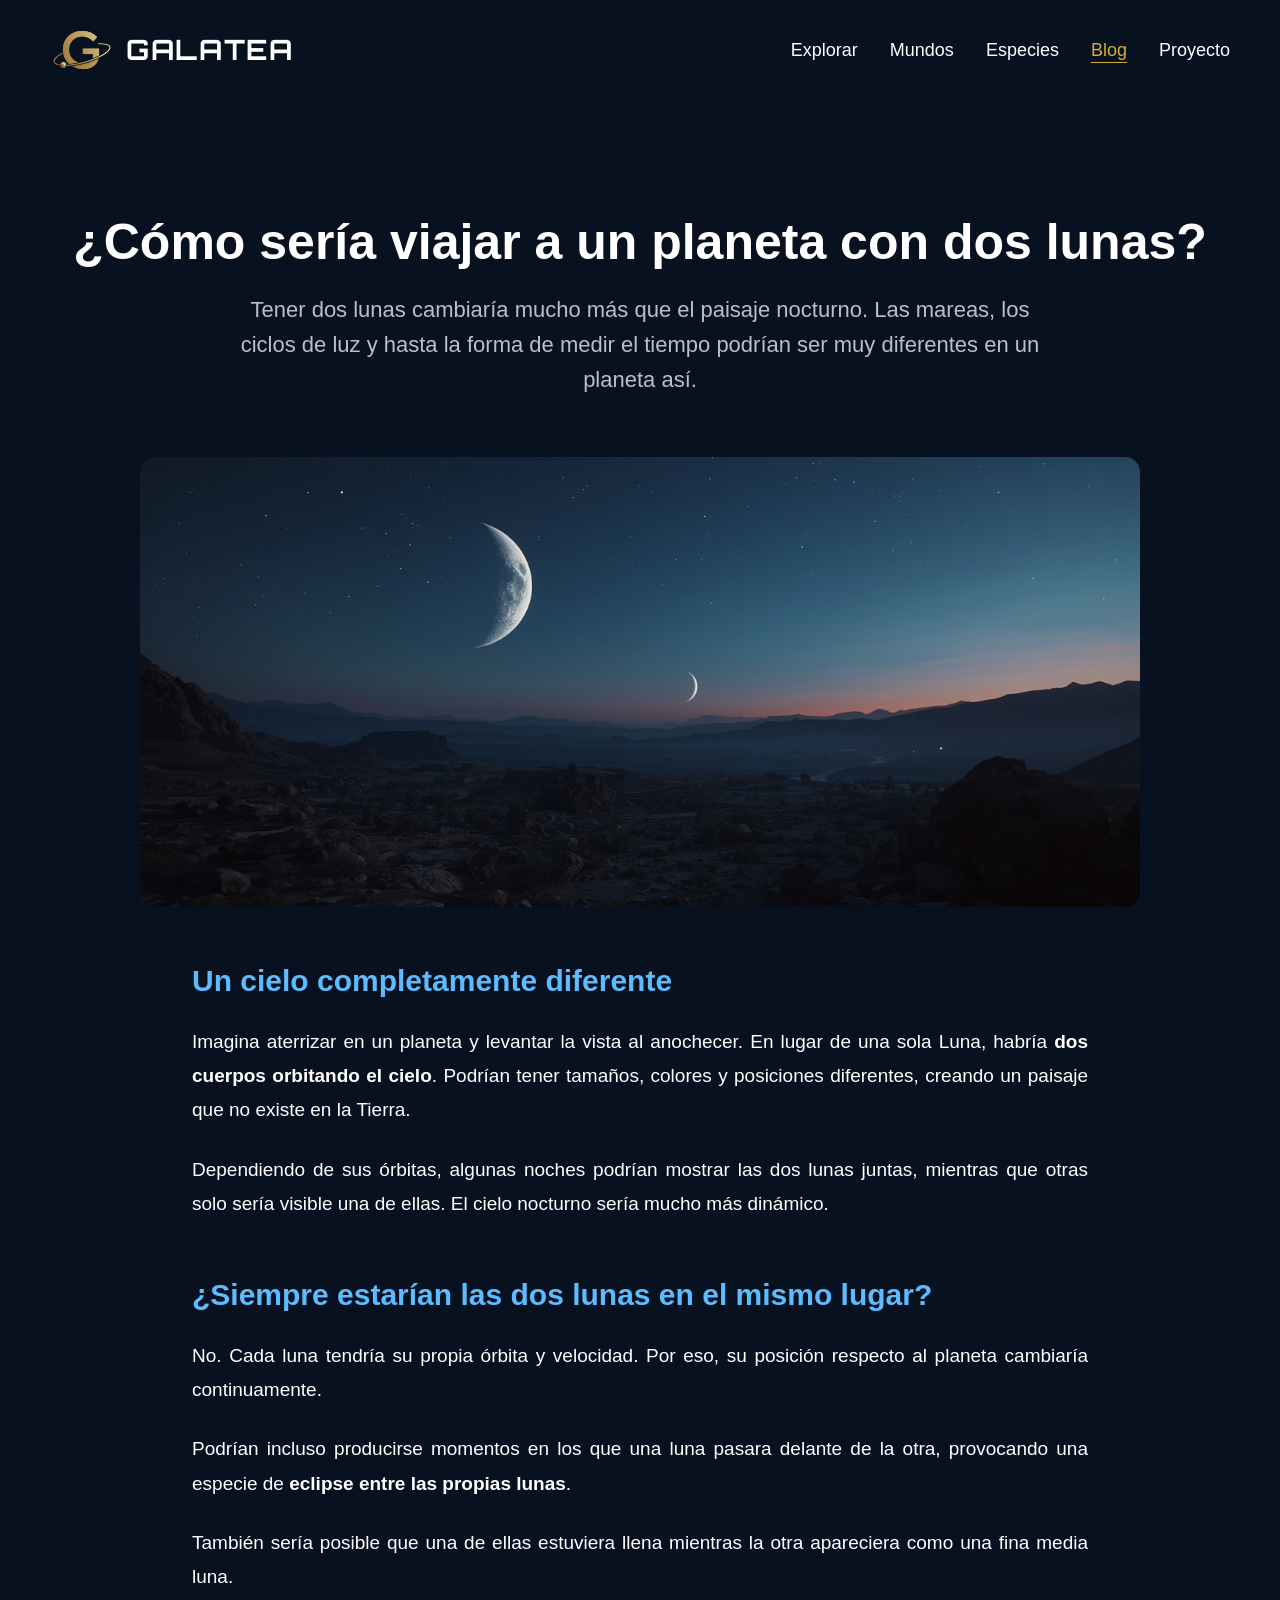
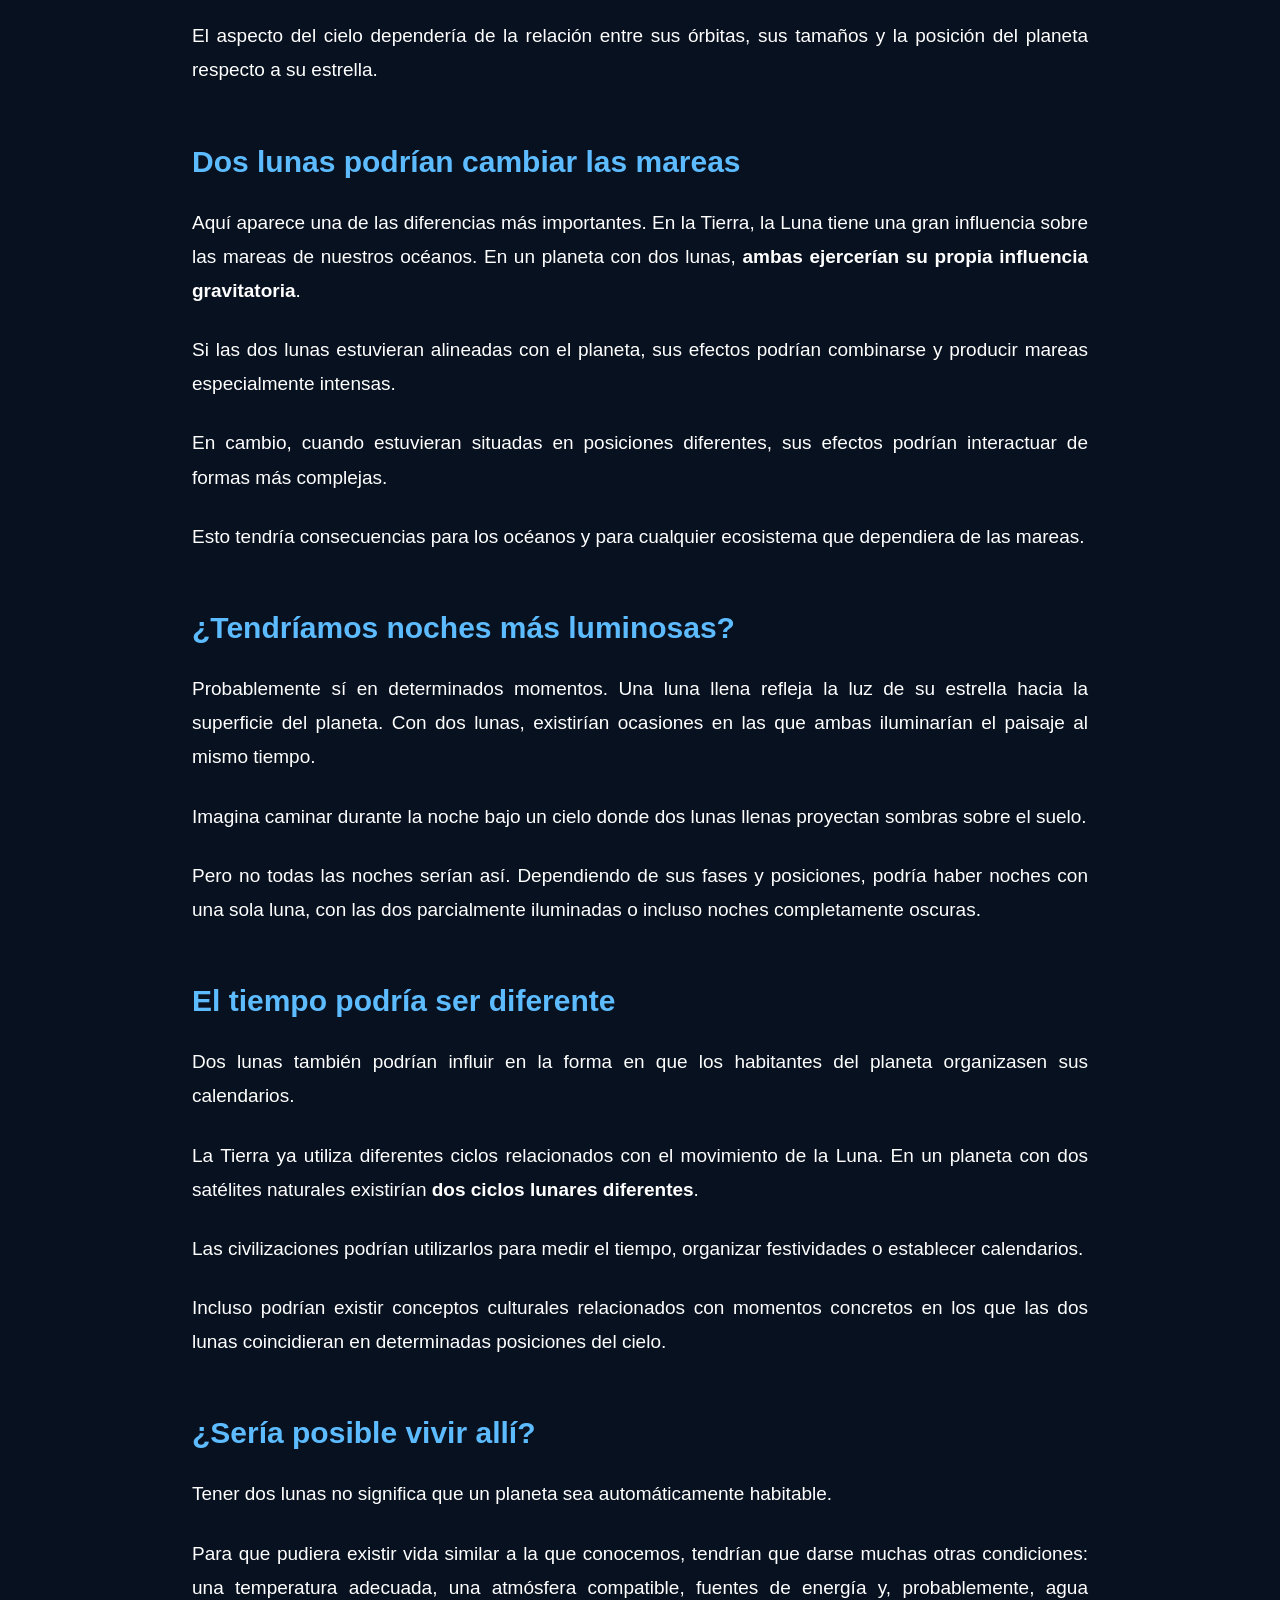
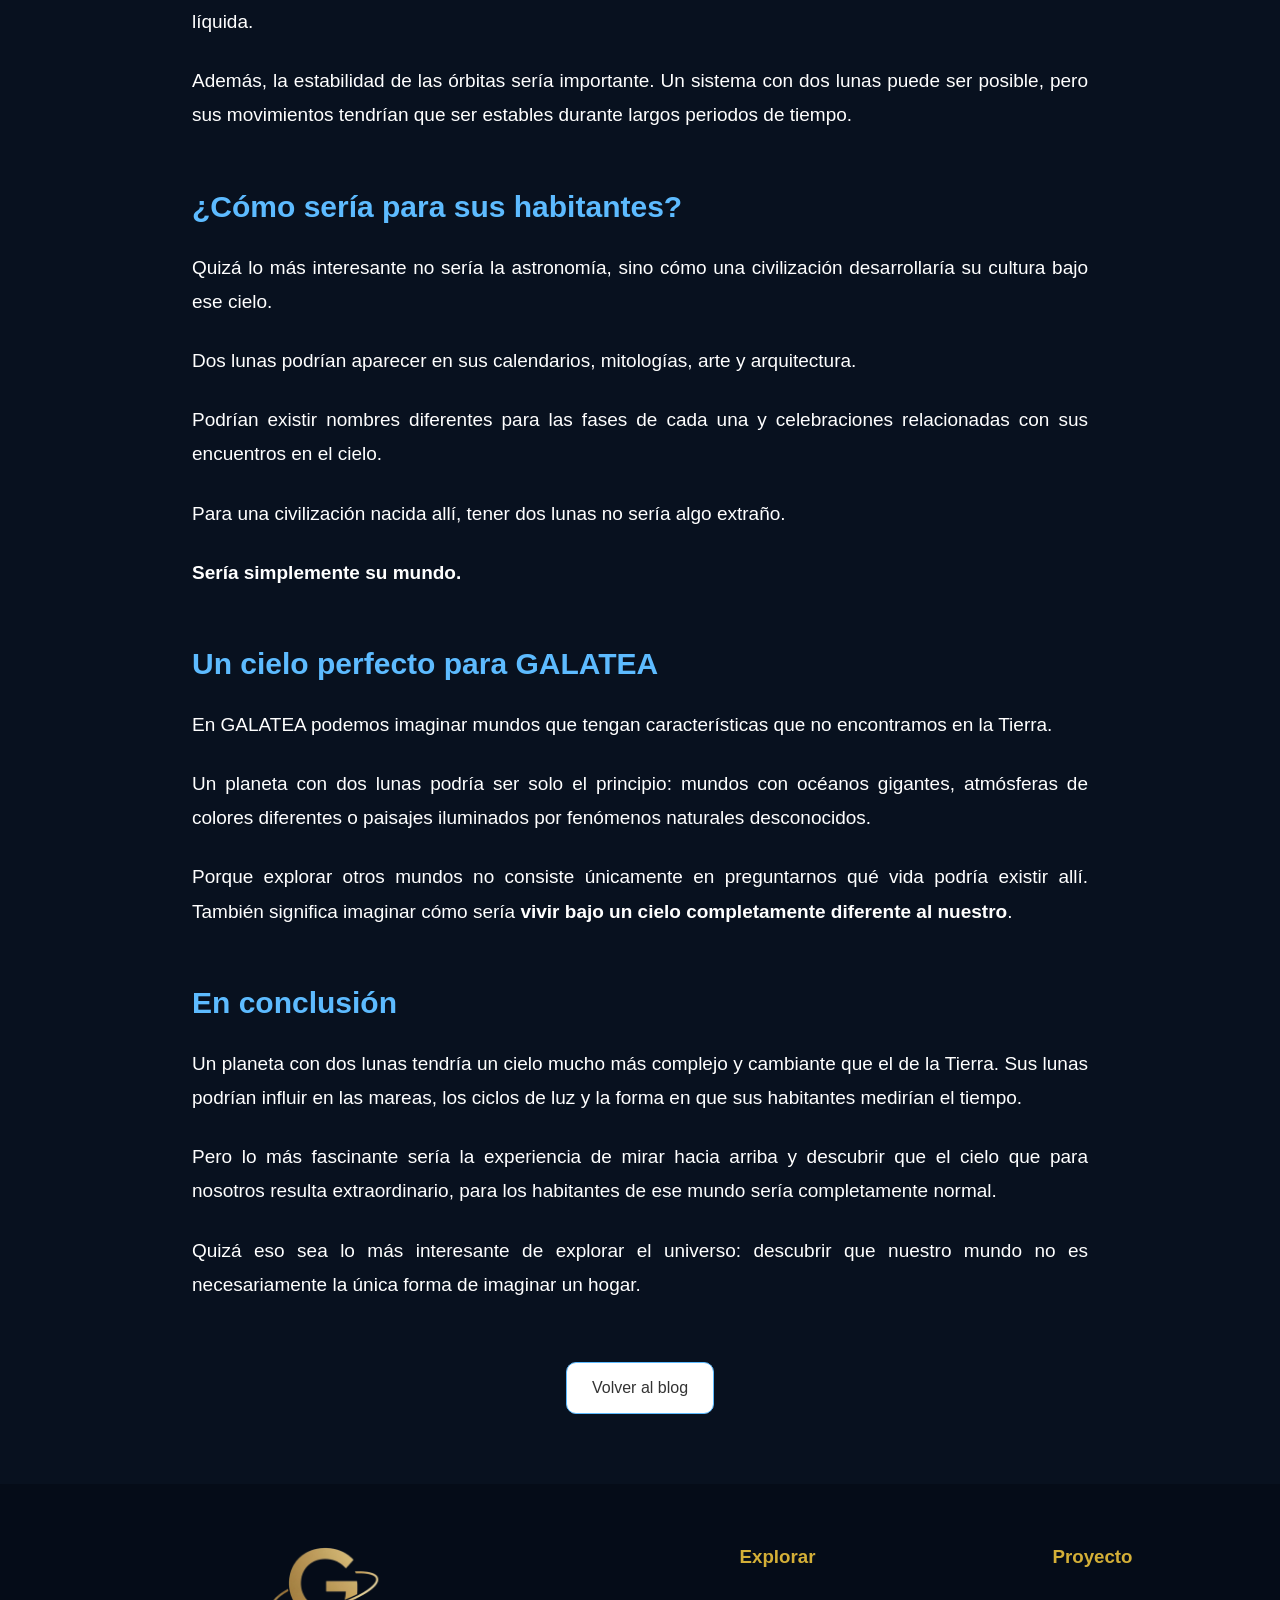
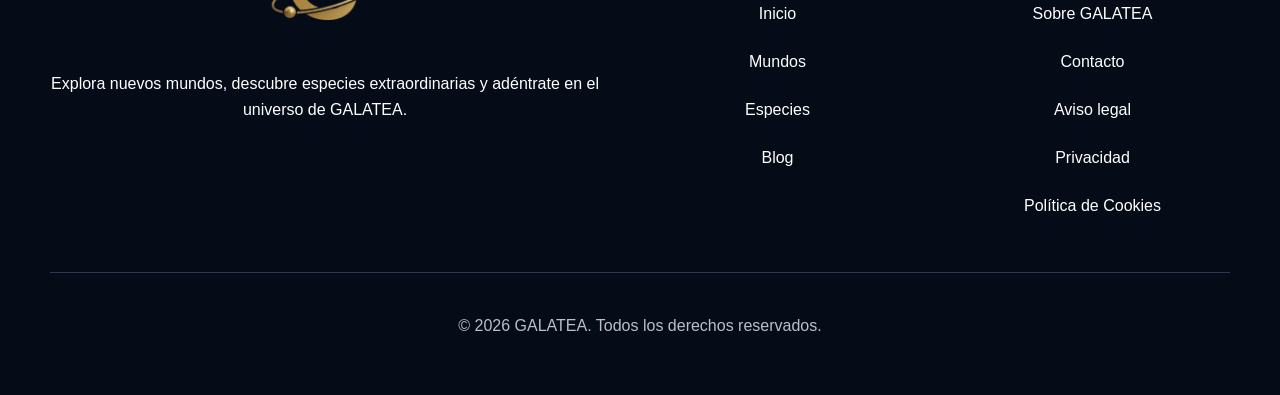
<file: viajar-planeta-dos-lunas.html>
<!DOCTYPE html>
<html lang="es">

<head>

    <meta charset="UTF-8">
    <meta name="viewport" content="width=device-width, initial-scale=1.0">

    <title>¿Cómo sería viajar a un planeta con dos lunas? | GALATEA</title>

    <!-- ESTILOS: base original, ajustes comunes y ajustes de esta página -->
    <link rel="preconnect" href="https://fonts.googleapis.com">
    <link rel="preconnect" href="https://fonts.gstatic.com" crossorigin>
    <link href="https://fonts.googleapis.com/css2?family=Orbitron:wght@500;700&amp;display=swap" rel="stylesheet">
    <link rel="stylesheet" href="css/style.css">
    <link rel="stylesheet" href="css/global.css">
    <link rel="stylesheet" href="css/articulos.css">
    <link rel="icon" href="favicon.ico" sizes="16x16 32x32 48x48">
    <script src="js/navegacion.js" defer></script>

</head>

<body>
    <a class="saltar-contenido" href="#contenido">Saltar al contenido</a>

    <!-- CABECERA -->

    <!-- CABECERA: marca y navegación compartidas por todas las páginas -->
    <header class="site-header">
        <a class="marca" href="index.html" aria-label="GALATEA, inicio">
            <img class="logo" src="imagenes/logo.png" alt="" height="80" width="80">
            <span>GALATEA</span>
        </a>
        <!-- JavaScript activa este botón en móvil. Sin JavaScript los enlaces siguen visibles. -->
        <button class="menu-toggle" type="button" aria-controls="menu-principal" aria-expanded="false" aria-label="Abrir menú">
            <span aria-hidden="true">☰</span><span class="menu-texto">Menú</span>
        </button>
        <nav id="menu-principal" aria-label="Navegación principal">
            <a href="index.html">Explorar</a>
            <a href="mundos.html">Mundos</a>
            <a href="especies.html">Especies</a>
            <a href="blog.html" aria-current="true">Blog</a>
            <a href="proyecto.html">Proyecto</a>
        </nav>
    </header>


    <!-- CONTENIDO PRINCIPAL -->
    <main id="contenido">
<!-- INTRODUCCIÓN DEL ARTÍCULO -->

        <section class="article-intro">

            <h1>¿Cómo sería viajar a un planeta con dos lunas?</h1>

            <p class="article-subtitle">
                Tener dos lunas cambiaría mucho más que el paisaje nocturno.
                Las mareas, los ciclos de luz y hasta la forma de medir el tiempo
                podrían ser muy diferentes en un planeta así.
            </p>

        </section>


        <!-- IMAGEN PRINCIPAL -->

        <div class="article-main-image">

            <img src="imagenes/planeta-dos-lunas.jpg" alt="Planeta con dos lunas visto desde su superficie">

        </div>


        <!-- CONTENIDO DEL ARTÍCULO -->

        <div class="article-content">

            <h2>Un cielo completamente diferente</h2>

            <p>
                Imagina aterrizar en un planeta y levantar la vista al anochecer.
                En lugar de una sola Luna, habría <strong>dos cuerpos orbitando
                    el cielo</strong>. Podrían tener tamaños, colores y posiciones
                diferentes, creando un paisaje que no existe en la Tierra.
            </p>

            <p>
                Dependiendo de sus órbitas, algunas noches podrían mostrar las
                dos lunas juntas, mientras que otras solo sería visible una
                de ellas. El cielo nocturno sería mucho más dinámico.
            </p>


            <h2>¿Siempre estarían las dos lunas en el mismo lugar?</h2>

            <p>
                No. Cada luna tendría su propia órbita y velocidad. Por eso,
                su posición respecto al planeta cambiaría continuamente.
            </p>

            <p>
                Podrían incluso producirse momentos en los que una luna pasara
                delante de la otra, provocando una especie de <strong>eclipse
                    entre las propias lunas</strong>.
            </p>

            <p>
                También sería posible que una de ellas estuviera llena mientras
                la otra apareciera como una fina media luna.
            </p>

            <p>
                El aspecto del cielo dependería de la relación entre sus órbitas,
                sus tamaños y la posición del planeta respecto a su estrella.
            </p>


            <h2>Dos lunas podrían cambiar las mareas</h2>

            <p>
                Aquí aparece una de las diferencias más importantes.
                En la Tierra, la Luna tiene una gran influencia sobre las mareas
                de nuestros océanos. En un planeta con dos lunas,
                <strong>ambas ejercerían su propia influencia gravitatoria</strong>.
            </p>

            <p>
                Si las dos lunas estuvieran alineadas con el planeta, sus efectos
                podrían combinarse y producir mareas especialmente intensas.
            </p>

            <p>
                En cambio, cuando estuvieran situadas en posiciones diferentes,
                sus efectos podrían interactuar de formas más complejas.
            </p>

            <p>
                Esto tendría consecuencias para los océanos y para cualquier
                ecosistema que dependiera de las mareas.
            </p>


            <h2>¿Tendríamos noches más luminosas?</h2>

            <p>
                Probablemente sí en determinados momentos.
                Una luna llena refleja la luz de su estrella hacia la superficie
                del planeta. Con dos lunas, existirían ocasiones en las que
                ambas iluminarían el paisaje al mismo tiempo.
            </p>

            <p>
                Imagina caminar durante la noche bajo un cielo donde dos lunas
                llenas proyectan sombras sobre el suelo.
            </p>

            <p>
                Pero no todas las noches serían así. Dependiendo de sus fases
                y posiciones, podría haber noches con una sola luna, con las dos
                parcialmente iluminadas o incluso noches completamente oscuras.
            </p>


            <h2>El tiempo podría ser diferente</h2>

            <p>
                Dos lunas también podrían influir en la forma en que los habitantes
                del planeta organizasen sus calendarios.
            </p>

            <p>
                La Tierra ya utiliza diferentes ciclos relacionados con el movimiento
                de la Luna. En un planeta con dos satélites naturales existirían
                <strong>dos ciclos lunares diferentes</strong>.
            </p>

            <p>
                Las civilizaciones podrían utilizarlos para medir el tiempo,
                organizar festividades o establecer calendarios.
            </p>

            <p>
                Incluso podrían existir conceptos culturales relacionados con
                momentos concretos en los que las dos lunas coincidieran en
                determinadas posiciones del cielo.
            </p>


            <h2>¿Sería posible vivir allí?</h2>

            <p>
                Tener dos lunas no significa que un planeta sea automáticamente
                habitable.
            </p>

            <p>
                Para que pudiera existir vida similar a la que conocemos,
                tendrían que darse muchas otras condiciones: una temperatura
                adecuada, una atmósfera compatible, fuentes de energía y,
                probablemente, agua líquida.
            </p>

            <p>
                Además, la estabilidad de las órbitas sería importante.
                Un sistema con dos lunas puede ser posible, pero sus movimientos
                tendrían que ser estables durante largos periodos de tiempo.
            </p>


            <h2>¿Cómo sería para sus habitantes?</h2>

            <p>
                Quizá lo más interesante no sería la astronomía, sino cómo una
                civilización desarrollaría su cultura bajo ese cielo.
            </p>

            <p>
                Dos lunas podrían aparecer en sus calendarios, mitologías,
                arte y arquitectura.
            </p>

            <p>
                Podrían existir nombres diferentes para las fases de cada una
                y celebraciones relacionadas con sus encuentros en el cielo.
            </p>

            <p>
                Para una civilización nacida allí, tener dos lunas no sería
                algo extraño.
            </p>

            <p>
                <strong>Sería simplemente su mundo.</strong>
            </p>


            <h2>Un cielo perfecto para GALATEA</h2>

            <p>
                En GALATEA podemos imaginar mundos que tengan características
                que no encontramos en la Tierra.
            </p>

            <p>
                Un planeta con dos lunas podría ser solo el principio:
                mundos con océanos gigantes, atmósferas de colores diferentes
                o paisajes iluminados por fenómenos naturales desconocidos.
            </p>

            <p>
                Porque explorar otros mundos no consiste únicamente en preguntarnos
                qué vida podría existir allí. También significa imaginar cómo sería
                <strong>vivir bajo un cielo completamente diferente al nuestro</strong>.
            </p>


            <h2>En conclusión</h2>

            <p>
                Un planeta con dos lunas tendría un cielo mucho más complejo
                y cambiante que el de la Tierra. Sus lunas podrían influir en
                las mareas, los ciclos de luz y la forma en que sus habitantes
                medirían el tiempo.
            </p>

            <p>
                Pero lo más fascinante sería la experiencia de mirar hacia arriba
                y descubrir que el cielo que para nosotros resulta extraordinario,
                para los habitantes de ese mundo sería completamente normal.
            </p>

            <p>
                Quizá eso sea lo más interesante de explorar el universo:
                descubrir que nuestro mundo no es necesariamente la única forma
                de imaginar un hogar.
            </p>


            <!-- VOLVER AL BLOG -->

            <div class="back-blog">

                <a href="blog.html" class="boton-secundario">
                    Volver al blog
                </a>

            </div>

        </div>

    </main>


    <!-- FOOTER -->

    <!-- PIE DE PÁGINA: patrón del footer general original -->
<footer>

        <div class="footer-content">

            <div class="footer-logo">

                <img src="imagenes/logo.png" alt="Logo de Galatea" width="120">

                <p>
                    Explora nuevos mundos, descubre especies extraordinarias
                    y adéntrate en el universo de GALATEA.
                </p>

            </div>

            <div class="footer-links">

                <h3>Explorar</h3>

                <a href="index.html">Inicio</a>
                <a href="mundos.html">Mundos</a>
                <a href="especies.html">Especies</a>
                <a href="blog.html">Blog</a>

            </div>

            <div class="footer-project">

                <h3>Proyecto</h3>

                <a href="proyecto.html">Sobre GALATEA</a>
                <a href="contacto.html">Contacto</a>
                <a href="aviso-legal.html">Aviso legal</a>
                <a href="privacidad.html">Privacidad</a>
                <a href="politica_de_cookies.html">Política de Cookies</a>

            </div>

        </div>

        <hr>

        <div class="footer-bottom">

            <p>© 2026 GALATEA. Todos los derechos reservados.</p>

        </div>

    </footer>



</body>

</html>
</file>
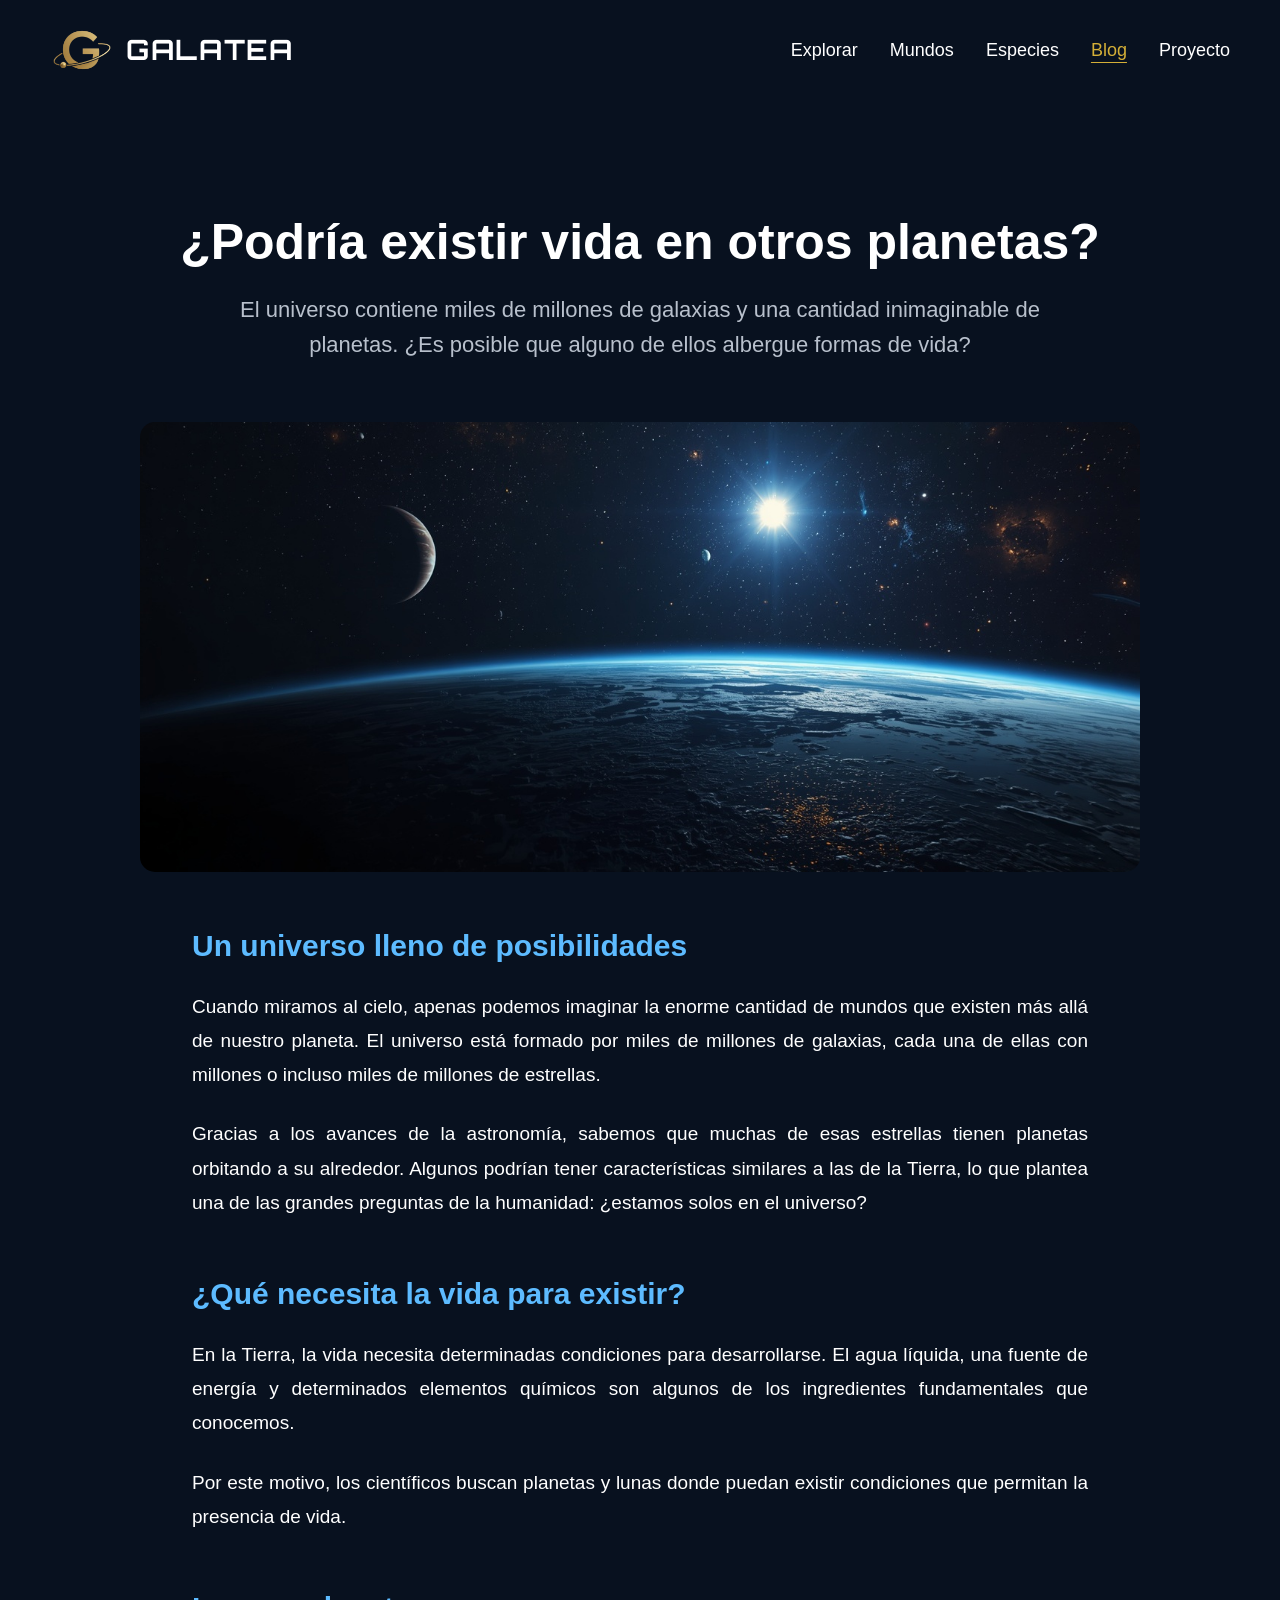
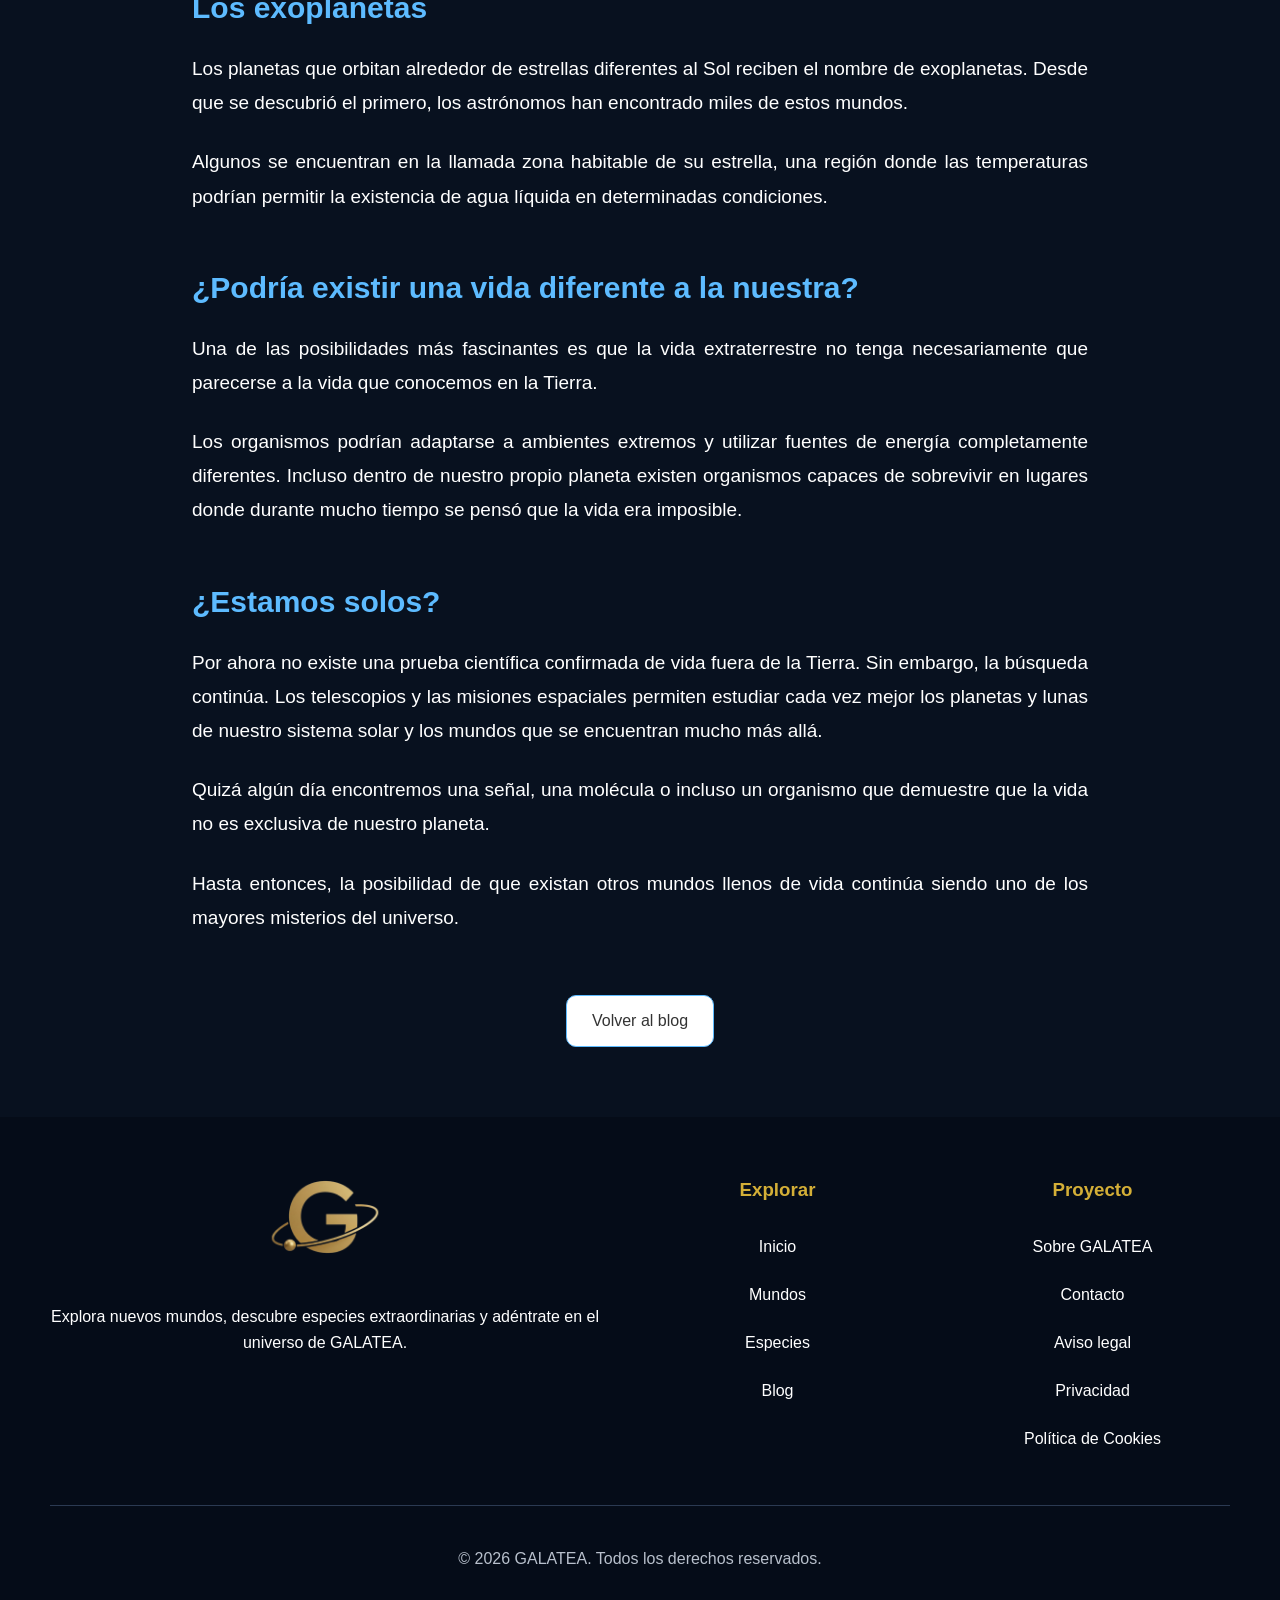
<file: vida-en-otros-planetas.html>
<!DOCTYPE html>
<html lang="es">

<head>

    <meta charset="UTF-8">
    <meta name="viewport" content="width=device-width, initial-scale=1.0">

    <title>¿Podría existir vida en otros planetas? | GALATEA</title>

    <!-- ESTILOS: base original, ajustes comunes y ajustes de esta página -->
    <link rel="preconnect" href="https://fonts.googleapis.com">
    <link rel="preconnect" href="https://fonts.gstatic.com" crossorigin>
    <link href="https://fonts.googleapis.com/css2?family=Orbitron:wght@500;700&amp;display=swap" rel="stylesheet">
    <link rel="stylesheet" href="css/style.css">
    <link rel="stylesheet" href="css/global.css">
    <link rel="stylesheet" href="css/articulos.css">
    <link rel="icon" href="favicon.ico" sizes="16x16 32x32 48x48">
    <script src="js/navegacion.js" defer></script>

</head>

<body>
    <a class="saltar-contenido" href="#contenido">Saltar al contenido</a>

    <!-- CABECERA -->

    <!-- CABECERA: marca y navegación compartidas por todas las páginas -->
    <header class="site-header">
        <a class="marca" href="index.html" aria-label="GALATEA, inicio">
            <img class="logo" src="imagenes/logo.png" alt="" height="80" width="80">
            <span>GALATEA</span>
        </a>
        <!-- JavaScript activa este botón en móvil. Sin JavaScript los enlaces siguen visibles. -->
        <button class="menu-toggle" type="button" aria-controls="menu-principal" aria-expanded="false" aria-label="Abrir menú">
            <span aria-hidden="true">☰</span><span class="menu-texto">Menú</span>
        </button>
        <nav id="menu-principal" aria-label="Navegación principal">
            <a href="index.html">Explorar</a>
            <a href="mundos.html">Mundos</a>
            <a href="especies.html">Especies</a>
            <a href="blog.html" aria-current="true">Blog</a>
            <a href="proyecto.html">Proyecto</a>
        </nav>
    </header>


    <!-- CONTENIDO PRINCIPAL -->
    <main id="contenido">
<!-- INTRODUCCIÓN DEL ARTÍCULO -->

        <section class="article-intro">

            <h1>¿Podría existir vida en otros planetas?</h1>

            <p class="article-subtitle">
                El universo contiene miles de millones de galaxias y una cantidad
                inimaginable de planetas. ¿Es posible que alguno de ellos albergue
                formas de vida?
            </p>

        </section>


        <!-- IMAGEN PRINCIPAL -->

        <div class="article-main-image">

            <img src="imagenes/vida-en-otros-planetas.jpg"
                alt="Ilustración sobre la posibilidad de vida en otros planetas">

        </div>


        <!-- CONTENIDO DEL ARTÍCULO -->

        <div class="article-content">

            <h2>Un universo lleno de posibilidades</h2>

            <p>
                Cuando miramos al cielo, apenas podemos imaginar la enorme
                cantidad de mundos que existen más allá de nuestro planeta.
                El universo está formado por miles de millones de galaxias,
                cada una de ellas con millones o incluso miles de millones
                de estrellas.
            </p>

            <p>
                Gracias a los avances de la astronomía, sabemos que muchas
                de esas estrellas tienen planetas orbitando a su alrededor.
                Algunos podrían tener características similares a las de la
                Tierra, lo que plantea una de las grandes preguntas de la
                humanidad: ¿estamos solos en el universo?
            </p>


            <h2>¿Qué necesita la vida para existir?</h2>

            <p>
                En la Tierra, la vida necesita determinadas condiciones para
                desarrollarse. El agua líquida, una fuente de energía y
                determinados elementos químicos son algunos de los ingredientes
                fundamentales que conocemos.
            </p>

            <p>
                Por este motivo, los científicos buscan planetas y lunas donde
                puedan existir condiciones que permitan la presencia de vida.
            </p>


            <h2>Los exoplanetas</h2>

            <p>
                Los planetas que orbitan alrededor de estrellas diferentes
                al Sol reciben el nombre de exoplanetas. Desde que se descubrió
                el primero, los astrónomos han encontrado miles de estos mundos.
            </p>

            <p>
                Algunos se encuentran en la llamada zona habitable de su
                estrella, una región donde las temperaturas podrían permitir
                la existencia de agua líquida en determinadas condiciones.
            </p>


            <h2>¿Podría existir una vida diferente a la nuestra?</h2>

            <p>
                Una de las posibilidades más fascinantes es que la vida
                extraterrestre no tenga necesariamente que parecerse a la vida
                que conocemos en la Tierra.
            </p>

            <p>
                Los organismos podrían adaptarse a ambientes extremos y utilizar
                fuentes de energía completamente diferentes. Incluso dentro de
                nuestro propio planeta existen organismos capaces de sobrevivir
                en lugares donde durante mucho tiempo se pensó que la vida era
                imposible.
            </p>


            <h2>¿Estamos solos?</h2>

            <p>
                Por ahora no existe una prueba científica confirmada de vida
                fuera de la Tierra. Sin embargo, la búsqueda continúa.
                Los telescopios y las misiones espaciales permiten estudiar
                cada vez mejor los planetas y lunas de nuestro sistema solar
                y los mundos que se encuentran mucho más allá.
            </p>

            <p>
                Quizá algún día encontremos una señal, una molécula o incluso
                un organismo que demuestre que la vida no es exclusiva de
                nuestro planeta.
            </p>

            <p>
                Hasta entonces, la posibilidad de que existan otros mundos
                llenos de vida continúa siendo uno de los mayores misterios
                del universo.
            </p>


            <!-- VOLVER AL BLOG -->

            <div class="back-blog">

                <a href="blog.html" class="boton-secundario">
                    Volver al blog
                </a>

            </div>

        </div>

    </main>


    <!-- FOOTER -->

    <!-- PIE DE PÁGINA: patrón del footer general original -->
<footer>

        <div class="footer-content">

            <div class="footer-logo">

                <img src="imagenes/logo.png" alt="Logo de Galatea" width="120">

                <p>
                    Explora nuevos mundos, descubre especies extraordinarias
                    y adéntrate en el universo de GALATEA.
                </p>

            </div>

            <div class="footer-links">

                <h3>Explorar</h3>

                <a href="index.html">Inicio</a>
                <a href="mundos.html">Mundos</a>
                <a href="especies.html">Especies</a>
                <a href="blog.html">Blog</a>

            </div>

            <div class="footer-project">

                <h3>Proyecto</h3>

                <a href="proyecto.html">Sobre GALATEA</a>
                <a href="contacto.html">Contacto</a>
                <a href="aviso-legal.html">Aviso legal</a>
                <a href="privacidad.html">Privacidad</a>
                <a href="politica_de_cookies.html">Política de Cookies</a>

            </div>

        </div>

        <hr>

        <div class="footer-bottom">

            <p>© 2026 GALATEA. Todos los derechos reservados.</p>

        </div>

    </footer>



</body>

</html>
</file>
<file: css/style.css>
/* BASE ORIGINAL CONSERVADA. Los ajustes finales se cargan después, desde global.css y el CSS de cada página. */
body {
    background-color: #08111F;
}

header {
    display: flex;
    justify-content: space-between;
    align-items: center;
    padding: 20px 50px;
}

nav {
    display: flex;
    gap: 50px;
}

nav a {
    color: white;
    text-decoration: none;
    font-size: 20px;
    margin-left: 30px;
}

nav a:hover {
    color: #D4AF37;
}

.hero {
    min-height: 100vh;
    background-image: url("../imagenes/espacio1.png");
    background-size: cover;
    background-repeat: no-repeat;
    background-position: center;
    display: flex;
    flex-direction: column;
    justify-content: center;
    align-items: center;

    text-align: center;
    color: white;
    text-shadow: 3px 3px 5px black;

}

h1.titulo {
    font-size: 100px;
}

p.slogan {
    font-size: 50px;
}

p.subtitle {
    font-size: 20px;
    color: white;
    justify-content: space-around
}

.boton-principal {
    font-size: 20px;
    padding: 15px 30px;
    background-color: white;
    border: 1px solid white;
    border-radius: 10px;
    cursor: pointer;
    color: #333;
    text-decoration: none;
    display: inline-block;
    text-shadow: none;
}

.boton-principal:hover {
    background-color: #D4AF37;
    color: white;
}

.video-promocional {
    display: flex;

    padding: 30px;
    align-items: center;
    margin-right: 10px;
    margin-left: 10px;
}

.video-promocional:hover {
    border: 2px solid #D4AF37;
    border-radius: 10px;
}

.videoLumienses {
    margin-right: 10vw;
}

.informacionLumienses {
    text-align: center;
    padding: 20px;
}

h2.titulo {
    font-size: 35px;
    color: white;
    text-align: center;
}

.boton-secundario {
    font-family: inherit;
    font-size: 15px;
    padding: 12px 25px;
    background-color: white;
    border: 1px solid white;
    border-radius: 10px;
    cursor: pointer;
    color: #333 !important;
    text-decoration: none;
    display: inline-block;
}

.boton-secundario:hover {
    background-color: #D4AF37;
    color: white !important;
}

.cards {
    color: white;
    font-size: 18px;
    padding: 20px;
}

.cards-grid {

    margin: 0 10px;

    display: flex;
    justify-content: center;
    gap: 40px;
    flex-wrap: wrap;

}


.card {

    width: 320px;
    height: 500px;

    border: 2px solid #5DBBFF;
    border-radius: 15px;
    overflow: hidden;

    display: flex;
    align-items: flex-end;

    background-size: cover;
    background-position: center;
    background-repeat: no-repeat;


}


.card:hover {

    border-color: #D4AF37;

}


.card-content {

    width: 100%;
    padding: 25px;

    background: linear-gradient(transparent,
            rgba(8, 17, 31, 0.95));

    color: white;
    text-align: center;
}

.card-krynar {
    background-image: url("../imagenes/krynar.jpeg");
}

.card-layen {
    background-image: url("../imagenes/layen.jpeg");
}

.card-portha {
    background-image: url("../imagenes/portha.jpeg");
}

.blog {
    display: flex;
    margin-top: 20px;
    margin-bottom: 20px;
    margin-left: 40px;
    margin-right: 60px;
    padding: 0 20px;
    gap: 80px;
}

.image-blog {
    padding: 20px;
}

.image-blog img {
    width: 350px;
    height: 250px;
    object-fit: cover;
    border-radius: 10px;
}

.main-sentence {
    color: #5DBBFF;
    text-align: center;
    font-size: 20px;
}

.blog-content a,
.blog-content p {
    text-decoration: none;
    color: white;
}

.blog {
    align-items: center;
}

.blog p {
    font-size: 20px;
    text-align: justify;
}

/* ===========================
   FOOTER
=========================== */

footer {

    margin-top: 80px;
    padding: 50px;

    background-color: #050C18;

    color: white;

}

.footer-content {

    display: flex;
    justify-content: space-between;
    gap: 60px;
    flex-wrap: wrap;

}

.footer-logo {

    flex: 2;

}

.footer-logo p {

    margin-top: 20px;
    line-height: 1.6;

}

.footer-links,
.footer-project {

    display: flex;
    flex-direction: column;

    flex: 1;

}

.footer-links h3,
.footer-project h3 {

    margin-bottom: 20px;

    color: #D4AF37;

}

.footer-links a,
.footer-project a {

    color: white;

    text-decoration: none;

    margin-bottom: 12px;

}

.footer-links a:hover,
.footer-project a:hover {

    color: #D4AF37;

}

footer hr {

    margin: 40px 0;

    border: none;

    border-top: 1px solid #2B3A52;

}

.footer-bottom {

    text-align: center;

    font-size: 14px;

    color: #B8C0CC;

}

@media (max-width:768px) {

    header {
        flex-direction: column;
    }

    nav {
        flex-direction: column;
        gap: 20px;
        text-align: center;
    }

    .hero {
        min-height: 70vh;
        padding: 40px 20px;
    }

    h1.titulo {
        font-size: 50px;
    }

    p.slogan {
        font-size: 40px;
    }

    p.subtitle {
        font-size: 30px;
    }

    .video-promocional {
        flex-direction: column;
    }

    .videoLumienses video {
        width: 100%;
        height: auto;
    }

}

/* ===========================
   WORLDS PAGE
=========================== */

.worlds-intro {
    text-align: center;
    color: white;
    padding: 60px 30px 40px;
}

.worlds-intro h1 {
    font-size: 60px;
    margin-bottom: 20px;
}

.worlds-intro p {
    color: white;
    font-size: 20px;
    max-width: 800px;
    margin: auto;
    line-height: 1.6;
}


/* CONTENEDOR DE LOS MUNDOS */

.worlds {
    width: 90%;
    max-width: 1200px;
    margin: 0 auto;
}


/* CADA MUNDO */

.world {
    width: 100%;
    min-height: 500px;

    margin-bottom: 50px;

    border-radius: 15px;
    overflow: hidden;

    display: flex;
    align-items: flex-end;

    background-size: cover;
    background-position: center;
    background-repeat: no-repeat;
}

/* IMÁGENES DE LOS MUNDOS */

.world-krynar {
    background-image: url("../imagenes/krynar.jpeg");
}

.world-layen {
    background-image: url("../imagenes/layen.jpeg");
}

.world-lumia {
    background-image: url("../imagenes/lumia.jpg");
}

.world-portha {
    background-image: url("../imagenes/portha.jpeg");
}


/* CONTENIDO SOBRE LA IMAGEN */

.world-content {
    width: 100%;
    padding: 40px;

    color: white;

    background: linear-gradient(transparent,
            rgba(8, 17, 31, 0.95));

    text-align: left;
}


/* TÍTULO DEL PLANETA */

.world-content h2 {
    font-size: 40px;
    margin-bottom: 10px;
}


/* SUBTÍTULO */

.world-content h3 {
    color: #D4AF37;
    font-size: 22px;
    margin-bottom: 15px;
}


/* DESCRIPCIÓN */

.world-content p {
    color: white;
    font-size: 18px;
    line-height: 1.6;

    max-width: 750px;

    margin-bottom: 25px;
}


/* EFECTO AL PASAR EL RATÓN */

.world:hover {
    border-color: #D4AF37;
}


/* ===========================
   WORLDS - MÓVIL
=========================== */

@media (max-width: 768px) {

    .worlds-intro {
        padding: 40px 20px;
    }

    .worlds-intro h1 {
        font-size: 42px;
    }

    .worlds-intro p {
        font-size: 17px;
    }

    .world {
        min-height: 550px;
    }

    .world-content {
        padding: 25px;
    }

    .world-content h2 {
        font-size: 32px;
    }

    .world-content h3 {
        font-size: 19px;
    }

    .world-content p {
        font-size: 16px;
    }

}

/* ===========================
   BLOG
=========================== */

.blog-intro {
    text-align: center;
    padding: 60px 20px 40px;
    color: white;
}

.blog-intro p {
    max-width: 800px;
    margin: 20px auto;
    font-size: 20px;
    line-height: 1.6;
}


/* LISTADO DE ARTÍCULOS */

.blog-list {
    display: flex;
    flex-direction: column;
    gap: 50px;
    margin: 20px 60px 80px;
}


/* CADA ARTÍCULO */

.blog-article {
    display: flex;
    align-items: center;
    gap: 50px;

    padding: 25px;

    border-bottom: 1px solid #2B3A52;
}


/* IMAGEN */

.blog-image {
    flex-shrink: 0;
}

.blog-image img {
    width: 350px;
    height: 230px;

    object-fit: cover;
    border-radius: 10px;

    display: block;
}


/* CONTENIDO */

.blog-content {
    color: white;
    flex: 1;
}

.blog-content h2 {
    font-size: 30px;
    margin-bottom: 15px;
}

.blog-content h2 a {
    color: white;
    text-decoration: none;
}

.blog-content h2 a:hover {
    color: #5DBBFF;
}


.blog-content p {
    font-size: 18px;
    line-height: 1.6;
    text-align: justify;

    margin-bottom: 20px;
}


/* BOTÓN */

.blog-content .boton-secundario {
    margin-top: 5px;
}


/* ===========================
   BLOG RESPONSIVE
=========================== */

@media (max-width: 768px) {

    .blog-intro {
        padding: 40px 20px 30px;
    }

    .blog-intro h1 {
        font-size: 45px;
    }

    .blog-intro p {
        font-size: 17px;
    }


    .blog-list {
        margin: 20px;
        gap: 40px;
    }


    .blog-article {
        flex-direction: column;
        gap: 25px;

        padding: 20px 0;
        align-items: stretch;
    }


    .blog-image img {
        width: 100%;
        height: 220px;
    }


    .blog-content h2 {
        font-size: 25px;
    }


    .blog-content p {
        font-size: 17px;
        text-align: left;
    }

}

/* ===========================
   BLOG - ARTÍCULO
=========================== */

.article-intro {
    text-align: center;
    padding: 70px 20px 40px;
    color: white;
}

.article-intro h1 {
    font-size: 50px;
    margin-bottom: 20px;
}

.article-subtitle {
    font-size: 22px;
    color: #B8C0CC;
    max-width: 800px;
    margin: 0 auto;
    line-height: 1.6;
}


/* IMAGEN PRINCIPAL */

.article-main-image {
    width: 80%;
    max-width: 1000px;
    margin: 20px auto 50px;
}

.article-main-image img {
    width: 100%;
    height: 450px;
    object-fit: cover;
    border-radius: 15px;
    display: block;
}


/* CONTENIDO */

.article-content {
    width: 70%;
    max-width: 900px;
    margin: 0 auto;
    color: white;
}

.article-content h2 {
    color: #5DBBFF;
    font-size: 30px;
    margin-top: 50px;
    margin-bottom: 20px;
}

.article-content p {
    font-size: 19px;
    line-height: 1.8;
    margin-bottom: 25px;
    text-align: justify;
}


/* ENLACES DENTRO DEL ARTÍCULO */

.article-content a {
    color: #5DBBFF;
    text-decoration: none;
}

.article-content a:hover {
    color: #D4AF37;
    text-decoration: underline;
}


/* VOLVER AL BLOG */

.back-blog {
    margin-top: 60px;
    margin-bottom: 70px;
    text-align: center;
}

.back-blog a {
    display: inline-block;
    padding: 12px 25px;
    border: 1px solid #5DBBFF;
    border-radius: 10px;
    color: white;
    text-decoration: none;
}

.back-blog a:hover {
    background-color: #D4AF37;
    border-color: #D4AF37;
    color: white;
}


/* ===========================
   ARTÍCULO - MÓVIL
=========================== */

@media (max-width:768px) {

    .article-intro {
        padding: 40px 20px 25px;
    }

    .article-intro h1 {
        font-size: 35px;
    }

    .article-subtitle {
        font-size: 18px;
    }

    .article-main-image {
        width: 90%;
        margin-bottom: 35px;
    }

    .article-main-image img {
        height: 250px;
    }

    .article-content {
        width: 90%;
    }

    .article-content h2 {
        font-size: 25px;
        margin-top: 40px;
    }

    .article-content p {
        font-size: 17px;
        line-height: 1.7;
        text-align: left;
    }

}

/* =========================
   PÁGINA PROYECTO
   ========================= */

/* HERO */

.project-hero {
    position: relative;
    min-height: 75vh;
    overflow: hidden;
    display: flex;
    align-items: center;
}

.project-hero img {
    position: absolute;
    width: 100%;
    height: 100%;
    object-fit: cover;
    inset: 0;
}

.project-hero::after {
    content: "";
    position: absolute;
    inset: 0;
    background: linear-gradient(90deg,
            rgba(8, 17, 31, 0.90) 0%,
            rgba(8, 17, 31, 0.55) 45%,
            rgba(8, 17, 31, 0.15) 100%);
}

.project-hero-content {
    position: relative;
    z-index: 2;
    width: 85%;
    max-width: 1200px;
    margin: 0 auto;
    color: white;
}

.project-hero-content h1 {
    font-size: 75px;
    margin: 10px 0 15px;
}

.project-hero-content p {
    font-size: 24px;
    max-width: 600px;
    line-height: 1.6;
}

.project-label {
    color: #D4AF37;
    font-size: 14px !important;
    letter-spacing: 3px;
    font-weight: bold;
    text-transform: uppercase;
}


/* ¿QUÉ ES GALATEA? */

.project-intro {
    width: 85%;
    max-width: 1200px;
    margin: 100px auto;
    display: flex;
    align-items: center;
    gap: 70px;
}

.project-text,
.project-image {
    width: 50%;
}

.project-text h2 {
    color: #5DBBFF;
    font-size: 42px;
    margin: 10px 0 25px;
}

.project-text p {
    color: #B8C0CC;
    font-size: 18px;
    line-height: 1.8;
    margin-bottom: 20px;
}

.project-text strong {
    color: white;
}

.project-image img {
    width: 100%;
    height: 420px;
    object-fit: cover;
    border-radius: 18px;
    display: block;
}


/* REALIDAD E IMAGINACIÓN */

.project-science {
    padding: 90px 20px;
    background-color: #0c1727;
}

.section-title {
    text-align: center;
    max-width: 750px;
    margin: 0 auto 50px;
}

.section-title h2 {
    font-size: 42px;
    color: #5DBBFF;
    margin: 10px 0 20px;
}

.section-title>p:last-child {
    color: #B8C0CC;
    font-size: 19px;
    line-height: 1.7;
}

.project-cards {
    width: 85%;
    max-width: 1100px;
    margin: 0 auto;
    display: flex;
    gap: 30px;
}

.project-card {
    flex: 1;
    padding: 40px;
    border: 1px solid rgba(93, 187, 255, 0.25);
    border-radius: 18px;
    background-color: #08111F;
}

.project-card-number {
    color: #D4AF37;
    font-size: 15px;
    letter-spacing: 2px;
    margin-bottom: 20px;
}

.project-card h3 {
    color: white;
    font-size: 28px;
    margin-bottom: 20px;
}

.project-card p {
    color: #B8C0CC;
    font-size: 18px;
    line-height: 1.8;
}

.project-card:hover {
    transform: translateY(-5px);
    border-color: #5DBBFF;
    transition: 0.3s;
}


/* ORIGEN DEL PROYECTO */

.project-origin {
    width: 85%;
    max-width: 1200px;
    margin: 110px auto;
    display: flex;
    align-items: center;
    gap: 70px;
}

.project-origin-image,
.project-origin-text {
    width: 50%;
}

.project-origin-image img {
    width: 100%;
    height: 470px;
    object-fit: cover;
    border-radius: 18px;
    display: block;
}

.project-origin-text h2 {
    color: #5DBBFF;
    font-size: 42px;
    margin: 10px 0 25px;
}

.project-origin-text p {
    color: #B8C0CC;
    font-size: 18px;
    line-height: 1.8;
    margin-bottom: 20px;
}

.project-origin-text a {
    color: #5DBBFF;
    text-decoration: none;
}

.project-origin-text a:hover {
    color: #D4AF37;
    text-decoration: underline;
}


/* FUTURO */

.project-future {
    text-align: center;
    padding: 100px 20px;
    background-color: #0c1727;
}

.project-future h2 {
    color: #5DBBFF;
    font-size: 46px;
    margin: 10px 0 25px;
}

.project-future>p:not(.project-label) {
    color: #B8C0CC;
    max-width: 700px;
    margin: 0 auto 18px;
    font-size: 19px;
    line-height: 1.8;
}

.project-future .boton-principal {
    margin-top: 30px;
}


/* =========================
   RESPONSIVE PROYECTO
   ========================= */

@media (max-width: 768px) {

    .project-hero {
        min-height: 65vh;
    }

    .project-hero::after {
        background: rgba(8, 17, 31, 0.60);
    }

    .project-hero-content {
        width: 90%;
        text-align: center;
    }

    .project-hero-content h1 {
        font-size: 45px;
    }

    .project-hero-content p {
        font-size: 19px;
        margin: 0 auto;
    }

    .project-label {
        font-size: 12px !important;
        letter-spacing: 2px;
    }


    .project-intro {
        width: 90%;
        margin: 60px auto;
        flex-direction: column;
        gap: 35px;
    }

    .project-text,
    .project-image {
        width: 100%;
    }

    .project-text h2 {
        font-size: 32px;
    }

    .project-text p {
        font-size: 17px;
    }

    .project-image img {
        height: 280px;
    }


    .project-science {
        padding: 60px 20px;
    }

    .section-title h2 {
        font-size: 32px;
    }

    .section-title>p:last-child {
        font-size: 17px;
    }

    .project-cards {
        width: 100%;
        flex-direction: column;
    }

    .project-card {
        padding: 30px;
    }

    .project-card h3 {
        font-size: 25px;
    }

    .project-card p {
        font-size: 17px;
    }


    .project-origin {
        width: 90%;
        margin: 70px auto;
        flex-direction: column;
        gap: 35px;
    }

    .project-origin-image,
    .project-origin-text {
        width: 100%;
    }

    .project-origin-image img {
        height: 300px;
    }

    .project-origin-text h2 {
        font-size: 32px;
    }

    .project-origin-text p {
        font-size: 17px;
    }


    .project-future {
        padding: 70px 20px;
    }

    .project-future h2 {
        font-size: 34px;
    }

    .project-future>p:not(.project-label) {
        font-size: 17px;
    }
}

/* =========================
   PÁGINA ESPECIES
   ========================= */

/* HERO */

.hero-especies {
    min-height: 70vh;
    padding: 100px 20px;
    display: flex;
    align-items: center;
    justify-content: center;
    text-align: center;

    background:
        linear-gradient(rgba(8, 17, 31, 0.45),
            rgba(8, 17, 31, 0.95)),
        url("../imagenes/lumia_oceano.jpg") center / cover no-repeat;
}

.hero-especies-contenido {
    width: 100%;
    max-width: 800px;
}

.hero-especies h1 {
    margin: 15px 0 20px;
    font-size: clamp(2.5rem, 6vw, 5rem);
}

.hero-especies p {
    max-width: 700px;
    margin: 0 auto 30px;
    color: #B8C0CC;
    font-size: 1.1rem;
    line-height: 1.7;
}


/* ETIQUETAS */

.hero-especies .etiqueta,
.introduccion-especies .etiqueta,
.carrusel-especies .etiqueta,
.mundo-especies .etiqueta,
.biodiversidad .etiqueta {
    color: #FFFFFF;
    font-size: 2rem;
    letter-spacing: 3px;
    font-weight: bold;
    text-transform: uppercase;
}


/* INTRODUCCIÓN */

.introduccion-especies {
    max-width: 900px;
    margin: 0 auto;
    padding: 100px 30px;
    text-align: center;
}

.introduccion-especies h2 {
    margin: 15px 0 25px;
    font-size: 2.5rem;
}

.introduccion-especies p {
    max-width: 750px;
    margin: 10px auto;
    color: #B8C0CC;
    line-height: 1.8;
}


/* =========================
   CARRUSEL
   ========================= */

.carrusel-especies {
    position: relative;
    max-width: 1200px;
    margin: 0 auto;
    padding: 80px 50px 100px;
}

.carrusel-especies .titulo-seccion {
    margin-bottom: 45px;
    text-align: center;
}

.carrusel-especies .titulo-seccion h2 {
    margin: 15px 0;
    font-size: 2.8rem;
}

.carrusel-especies .titulo-seccion p {
    color: #B8C0CC;
}


/* CONTENEDOR DEL SLIDE */

.carrusel-especies .carrusel {
    width: 100%;
    overflow: hidden;
    border-radius: 18px;
}


/* SLIDES */

.carrusel-especies .slide-especie {
    display: none;
    width: 100%;
    min-height: 560px;
    background-color: #08111F;
}

.carrusel-especies .slide-especie.activo {
    display: flex;
}


/* IMAGEN */


.carrusel-especies .slide-especie>img {
    width: 55%;
    height: 560px;
    object-fit: contain;
    background-color: #08111F;
}

/* INFORMACIÓN */

.carrusel-especies .info-especie {
    width: 45%;
    padding: 50px;
    display: flex;
    flex-direction: column;
    justify-content: center;
}

.carrusel-especies .info-especie .planeta {
    margin: 0 0 10px;
    color: #5DBBFF;
    font-size: 2rem;
    font-weight: bold;
    letter-spacing: 4px;
}

.carrusel-especies .info-especie h3 {
    margin: 5px 0 25px;
    font-size: 3.2rem;
}

.carrusel-especies .info-especie>p:not(.planeta) {
    margin: 0 0 30px;
    color: #B8C0CC;
    line-height: 1.7;
}


/* CARACTERÍSTICAS */

.carrusel-especies .caracteristicas {
    display: flex;
    flex-wrap: wrap;
    gap: 8px;
    margin-bottom: 30px;
}

.carrusel-especies .caracteristicas span {
    padding: 7px 12px;
    border: 1px solid rgba(93, 187, 255, 0.7);
    border-radius: 20px;
    color: #B8C0CC;
    font-size: 0.78rem;
}


/* BOTÓN DEL CARRUSEL */

.carrusel-especies .boton-secundario {
    align-self: flex-start;
}


/* =========================
   FLECHAS
   ========================= */

.carrusel-especies .flecha {
    position: absolute;
    top: 58%;
    z-index: 10;

    width: 48px;
    height: 48px;

    border: 1px solid #5DBBFF;
    border-radius: 50%;

    background-color: rgba(8, 17, 31, 0.9);
    color: #5DBBFF;

    font-size: 1.4rem;
    cursor: pointer;
}

.carrusel-especies .flecha:hover {
    background-color: #5DBBFF;
    color: #08111F;
}

.carrusel-especies .anterior {
    left: 5px;
}

.carrusel-especies .siguiente {
    right: 5px;
}


/* =========================
   INDICADORES
   ========================= */

.carrusel-especies .indicadores {
    display: flex;
    justify-content: center;
    gap: 12px;
    margin-top: 25px;
}

.carrusel-especies .indicador {
    width: 11px;
    height: 11px;
    padding: 0;

    border: 1px solid #5DBBFF;
    border-radius: 50%;

    background: transparent;
    cursor: pointer;
}

.carrusel-especies .indicador.activo {
    background-color: #5DBBFF;
}


/* =========================
   SECCIONES DE LOS MUNDOS
   ========================= */

.mundo-especies {
    max-width: 1000px;
    margin: 0 auto;
    padding: 100px 30px;

    text-align: center;

    border-top: 1px solid rgba(93, 187, 255, 0.2);
}

.mundo-especies h2 {
    margin: 15px 0 20px;
    font-size: 2.5rem;
}

.mundo-especies>p:not(.etiqueta) {
    max-width: 700px;
    margin: 0 auto;
    color: #B8C0CC;
    line-height: 1.8;
}


/* =========================
   BIODIVERSIDAD
   ========================= */

.biodiversidad {
    max-width: 900px;
    margin: 0 auto;
    padding: 100px 30px;
    text-align: center;
}

.biodiversidad h2 {
    margin: 20px 0;
    font-size: 2.7rem;
}

.biodiversidad>p:not(.etiqueta):not(.proximamente) {
    max-width: 700px;
    margin: 15px auto;
    color: #B8C0CC;
    line-height: 1.8;
}

.biodiversidad .proximamente {
    margin-top: 40px;
    color: #5DBBFF;
    font-size: 0.8rem;
    letter-spacing: 3px;
}


/* =========================
   CTA
   ========================= */

.cta-especies {
    padding: 100px 30px;
    text-align: center;
    background-color: #050C18;
}

.cta-especies h2 {
    margin-bottom: 30px;
    font-size: 2.5rem;
}

.cta-especies .botones-cta {
    display: flex;
    justify-content: center;
    align-items: center;
    gap: 15px;
    flex-wrap: wrap;
}

/* =========================
   MÓVIL
   ========================= */

@media (max-width: 768px) {

    /* HERO */

    .hero-especies {
        min-height: 60vh;
        padding: 70px 20px;
    }

    .hero-especies h1 {
        font-size: 2.5rem;
    }

    .hero-especies p {
        font-size: 1rem;
    }


    /* INTRO */

    .introduccion-especies {
        padding: 70px 20px;
    }

    .introduccion-especies h2 {
        font-size: 2rem;
    }


    /* CARRUSEL */

    .carrusel-especies {
        padding: 60px 15px 80px;
    }

    .carrusel-especies .titulo-seccion h2 {
        font-size: 2rem;
    }

    .carrusel-especies .slide-especie {
        flex-direction: column;
        min-height: auto;
    }

    .carrusel-especies .slide-especie>img {
        width: 100%;
        height: 320px;
        object-fit: contain;
        background-color: #08111F;
    }

    .carrusel-especies .info-especie {
        width: 100%;
        padding: 35px 25px 40px;
    }

    .carrusel-especies .info-especie h3 {
        font-size: 2.4rem;
    }


    /* FLECHAS */

    .carrusel-especies .flecha {
        top: 43%;
        width: 40px;
        height: 40px;
        font-size: 1.1rem;
    }

    .carrusel-especies .anterior {
        left: 8px;
    }

    .carrusel-especies .siguiente {
        right: 8px;
    }


    /* MUNDOS */

    .mundo-especies {
        padding: 70px 20px;
    }

    .mundo-especies h2 {
        font-size: 2rem;
    }


    /* BIODIVERSIDAD */

    .biodiversidad {
        padding: 70px 20px;
    }

    .biodiversidad h2 {
        font-size: 2rem;
    }


    /* CTA */

    .cta-especies {
        padding: 80px 20px;
    }

    .cta-especies h2 {
        font-size: 2rem;
    }

    .cta-especies .botones-cta {
        flex-direction: column;
    }

    .cta-especies .botones-cta a {
        width: 100%;
        max-width: 280px;
        text-align: center;
    }
}

.hero-especies h1,
.introduccion-especies h2,
.carrusel-especies h2,
.carrusel-especies h3,
.mundo-especies h2,
.biodiversidad h2,
.cta-especies h2 {
    color: #ffffff;
}

/* =========================
PÁGINA CONTACTO
========================= */

.contacto {
    max-width: 800px;
    margin: 80px auto;
    padding: 40px;
    background-color: #101C2C;
    border: 1px solid #26364A;
    border-radius: 12px;
}

.contacto h2 {
    text-align: center;
    color: #D4AF37;
    font-size: 2.2rem;
    margin-bottom: 15px;
}

.contacto>p {
    text-align: center;
    color: #B8C0CC;
    line-height: 1.7;
    margin-bottom: 40px;
}

.campo {
    display: flex;
    flex-direction: column;
    margin-bottom: 22px;
}

.campo label {
    color: #FFFFFF;
    margin-bottom: 8px;
    font-weight: bold;
}

.campo input,
.campo textarea {
    width: 100%;
    box-sizing: border-box;
    padding: 12px;
    background-color: #08111F;
    border: 1px solid #40516A;
    border-radius: 6px;
    color: #FFFFFF;
    font-family: inherit;
    font-size: 1rem;
}

.campo input:focus,
.campo textarea:focus {
    outline: none;
    border-color: #D4AF37;
}

.campo textarea {
    resize: vertical;
}

.campo-checkbox {
    display: flex;
    align-items: center;
    gap: 10px;
    margin: 25px 0;
}

.campo-checkbox input {
    width: 17px;
    height: 17px;
}

.campo-checkbox label {
    color: #B8C0CC;
    font-size: 0.9rem;
}

.contacto button {
    display: block;
    margin: 30px auto 0;
    padding: 12px 28px;
    background-color: #D4AF37;
    color: #08111F;
    border: none;
    border-radius: 6px;
    font-size: 1rem;
    font-weight: bold;
    cursor: pointer;
    transition: 0.3s;
}

.contacto button:hover {
    background-color: #FFFFFF;
}

/* =========================
CONTACTO — MÓVIL
========================= */

@media (max-width: 768px) {

    .contacto {
        margin: 40px 20px;
        padding: 25px 20px;
    }

    .contacto h2 {
        font-size: 1.8rem;
    }

    .contacto>p {
        font-size: 0.95rem;
    }

    .campo input,
    .campo textarea {
        font-size: 1rem;

    }


}

/* =========================
   AVISO LEGAL
   ========================= */

.legal {
    max-width: 900px;
    margin: 60px auto;
    padding: 40px;
    color: white;
    line-height: 1.7;
}

.legal h1 {
    color: #FFFFFF;
    text-align: center;
    font-size: 5rem;
    margin-bottom: 40px;
}

.legal h2 {
    color: #ffffff;
    font-size: 2rem;
    margin-top: 40px;
    margin-bottom: 15px;
}

.legal p {
    margin-bottom: 20px;
}

.legal ul {
    margin: 20px 0;
    padding-left: 25px;
}

.legal li {
    margin-bottom: 12px;
}

.legal a {
    color: #D4AF37;
    text-decoration: none;
}

.legal a:hover {
    color: white;
    text-decoration: underline;
}


/* Nota sobre los datos ficticios */

.legal p strong {
    color: #D4AF37;
}


/* =========================
   FOOTER
   ========================= */

footer {
    text-align: center;
    padding: 30px 20px;
    margin-top: 40px;
}

footer nav {
    display: flex;
    justify-content: center;
    gap: 25px;
    flex-wrap: wrap;
    margin-top: 15px;
}

footer nav a {
    color: #D4AF37;
    text-decoration: none;
}

footer nav a:hover {
    color: white;
}


/* =========================
   VERSIÓN MÓVIL
   ========================= */

@media (max-width: 768px) {

    .legal {
        margin: 30px 15px;
        padding: 20px;
    }

    .legal h1 {
        font-size: 3rem;
        margin-bottom: 30px;
    }

    .legal h2 {
        font-size: 2rem;
        margin-top: 30px;
    }

    .legal p,
    .legal li {
        font-size: 16px;
    }

    footer nav {
        gap: 15px;
    }
}
/* =========================================================
   PÁGINA ESPECIES
   ========================================================= */


/* =========================
   HERO DE ESPECIES
   ========================= */

.hero-especies {
    min-height: 70vh;
    padding: 100px 30px;

    display: flex;
    justify-content: center;
    align-items: center;

    text-align: center;

    background:
        linear-gradient(
            rgba(8, 17, 31, 0.35),
            rgba(8, 17, 31, 0.95)
        ),
        url("../imagenes/lumia_oceano.jpg") center / cover no-repeat;
}

.hero-especies-contenido {
    width: 100%;
    max-width: 850px;
}

.hero-especies .etiqueta {
    color: #5DBBFF;
    font-size: 0.85rem;
    font-weight: bold;
    letter-spacing: 4px;
}

.hero-especies h1 {
    margin: 15px 0 20px;
    color: #FFFFFF;
    font-size: clamp(2.8rem, 6vw, 5rem);
}

.hero-especies p:not(.etiqueta) {
    max-width: 720px;
    margin: 0 auto 35px;

    color: #D5DBE3;
    font-size: 1.1rem;
    line-height: 1.8;
}


/* =========================
   INTRODUCCIÓN
   ========================= */

.introduccion-especies {
    max-width: 900px;
    margin: 0 auto;
    padding: 100px 30px;

    text-align: center;
}

.introduccion-especies .etiqueta,
.especie-mundo .etiqueta,
.biodiversidad .etiqueta {
    color: #5DBBFF;
    font-size: 0.85rem;
    font-weight: bold;
    letter-spacing: 4px;
    text-transform: uppercase;
}

.introduccion-especies h2 {
    margin: 15px 0 25px;

    color: #FFFFFF;
    font-size: 2.6rem;
}

.introduccion-especies p:not(.etiqueta) {
    max-width: 760px;
    margin: 12px auto;

    color: #B8C0CC;
    line-height: 1.8;
}


/* =========================================================
   BLOQUES DE CADA ESPECIE
   ========================================================= */

.especie-mundo {
    max-width: 1200px;
    margin: 0 auto;
    padding: 90px 30px;

    border-top: 1px solid rgba(93, 187, 255, 0.15);
}


/* Título de cada especie */

.cabecera-especie {
    max-width: 800px;
    margin: 0 auto 45px;

    text-align: center;
}

.cabecera-especie h2 {
    margin: 12px 0 18px;

    color: #FFFFFF;
    font-size: 3rem;
}

.cabecera-especie > p:last-child {
    max-width: 700px;
    margin: auto;

    color: #B8C0CC;
    line-height: 1.8;
}


/* =========================================================
   CARRUSEL
   ========================================================= */

.carrusel-especie {
    position: relative;

    width: 100%;
    margin: 0 auto;
}


/* Contenedor de las diapositivas */

.slides-especie {
    width: 100%;

    overflow: hidden;

    border: 1px solid rgba(93, 187, 255, 0.20);
    border-radius: 20px;

    background-color: #08111F;
}


/* Cada diapositiva permanece oculta */

.slide-especie {
    display: none;

    width: 100%;
    min-height: 560px;
}


/* Solo mostramos la diapositiva activa */

.slide-especie.activo {
    display: flex;
}


/* =========================
   IMAGEN DEL CARRUSEL
   ========================= */

.slide-especie > img {
    display: block;

    width: 60%;
    height: 560px;

    object-fit: cover;
    object-position: center;

    background-color: #050C18;
}


/* =========================
   TEXTO DEL CARRUSEL
   ========================= */

.info-slide {
    width: 40%;
    box-sizing: border-box;

    padding: 55px 50px;

    display: flex;
    flex-direction: column;
    justify-content: center;

    background:
        linear-gradient(
            135deg,
            #101C2C,
            #08111F
        );
}

.numero-slide {
    margin: 0 0 15px;

    color: #5DBBFF;

    font-size: 0.85rem;
    font-weight: bold;
    letter-spacing: 3px;
}

.info-slide h3 {
    margin: 0 0 25px;

    color: #FFFFFF;

    font-size: 2.4rem;
    line-height: 1.15;
}

.info-slide p:not(.numero-slide) {
    margin: 0;
    color: #D5DBE3;

    font-size: 1.15rem;
    line-height: 1.8;
}


/* =========================================================
   FLECHAS
   ========================================================= */

.flecha-carrusel {
    position: absolute;
    top: 280px;

    z-index: 10;

    width: 48px;
    height: 48px;

    transform: translateY(-50%);

    border: 1px solid #5DBBFF;
    border-radius: 50%;

    background-color: rgba(8, 17, 31, 0.90);
    color: #5DBBFF;

    font-size: 1.3rem;

    cursor: pointer;

    transition: 0.3s;
}

.flecha-carrusel:hover {
    background-color: #5DBBFF;
    color: #08111F;
}

.flecha-carrusel.anterior {
    left: 15px;
}

.flecha-carrusel.siguiente {
    right: 15px;
}


/* =========================================================
   PUNTOS DEL CARRUSEL
   ========================================================= */

.indicadores-carrusel {
    display: flex;
    justify-content: center;

    gap: 12px;

    margin-top: 25px;
}

.indicadores-carrusel .indicador {
    width: 11px;
    height: 11px;

    padding: 0;

    border: 1px solid #5DBBFF;
    border-radius: 50%;

    background-color: transparent;

    cursor: pointer;

    transition: 0.3s;
}

.indicadores-carrusel .indicador:hover,
.indicadores-carrusel .indicador.activo {
    background-color: #5DBBFF;
}


/* =========================================================
   DATOS RÁPIDOS
   ========================================================= */

.datos-especie {
    display: grid;

    grid-template-columns: repeat(4, 1fr);

    margin-top: 35px;

    border: 1px solid rgba(93, 187, 255, 0.20);
    border-radius: 12px;

    overflow: hidden;

    background-color: #101C2C;
}

.datos-especie div {
    padding: 25px 20px;

    text-align: center;

    border-right: 1px solid rgba(93, 187, 255, 0.15);
}

.datos-especie div:last-child {
    border-right: none;
}

.datos-especie span {
    display: block;

    margin-bottom: 8px;

    color: #5DBBFF;

    font-size: 0.7rem;
    font-weight: bold;
    letter-spacing: 2px;
}

.datos-especie strong {
    color: #FFFFFF;

    font-size: 0.95rem;
}


/* =========================================================
   BIODIVERSIDAD
   ========================================================= */

.biodiversidad {
    max-width: 900px;
    margin: 40px auto 0;
    padding: 100px 30px;

    text-align: center;

    border-top: 1px solid rgba(93, 187, 255, 0.15);
}

.biodiversidad h2 {
    margin: 15px 0 25px;

    color: #FFFFFF;

    font-size: 2.6rem;
}

.biodiversidad p:not(.etiqueta) {
    max-width: 760px;
    margin: 12px auto;

    color: #B8C0CC;

    line-height: 1.8;
}


/* =========================================================
   CTA FINAL
   ========================================================= */

.cta-especies {
    padding: 80px 30px 110px;

    text-align: center;
}

.cta-especies h2 {
    margin: 0 0 35px;

    color: #FFFFFF;

    font-size: 2.3rem;
}

.botones-cta {
    display: flex;
    justify-content: center;

    gap: 20px;

    flex-wrap: wrap;
}


/* =========================================================
   TABLET
   ========================================================= */

@media (max-width: 950px) {

    .slide-especie {
        min-height: 500px;
    }

    .slide-especie > img {
        width: 55%;
        height: 500px;
    }

    .info-slide {
        width: 45%;

        padding: 40px 35px;
    }

    .info-slide h3 {
        font-size: 2rem;
    }

    .flecha-carrusel {
        top: 250px;
    }

    .datos-especie {
        grid-template-columns: repeat(2, 1fr);
    }

    .datos-especie div:nth-child(2) {
        border-right: none;
    }

    .datos-especie div:nth-child(-n+2) {
        border-bottom: 1px solid rgba(93, 187, 255, 0.15);
    }

}


/* =========================================================
   MÓVIL
   ========================================================= */

@media (max-width: 768px) {

    /* Hero */

    .hero-especies {
        min-height: 55vh;

        padding: 70px 20px;
    }

    .hero-especies h1 {
        font-size: 2.5rem;
    }

    .hero-especies p:not(.etiqueta) {
        font-size: 1rem;
    }


    /* Introducción */

    .introduccion-especies {
        padding: 70px 20px;
    }

    .introduccion-especies h2 {
        font-size: 2rem;
    }


    /* Especies */

    .especie-mundo {
        padding: 70px 20px;
    }

    .cabecera-especie {
        margin-bottom: 30px;
    }

    .cabecera-especie h2 {
        font-size: 2.2rem;
    }


    /* Carrusel vertical */

    .slide-especie.activo {
        flex-direction: column;
    }

    .slide-especie {
        min-height: auto;
    }


    /* Imagen */

    .slide-especie > img {
        width: 100%;
        height: 340px;

        object-fit: cover;
    }


    /* Texto */

    .info-slide {
        width: 100%;

        padding: 35px 30px 45px;
    }

    .info-slide h3 {
        font-size: 1.8rem;
    }


    /* Flechas sobre la imagen */

    .flecha-carrusel {
        top: 170px;

        width: 42px;
        height: 42px;

        font-size: 1.1rem;
    }

    .flecha-carrusel.anterior {
        left: 10px;
    }

    .flecha-carrusel.siguiente {
        right: 10px;
    }


    /* Datos */

    .datos-especie {
        grid-template-columns: repeat(2, 1fr);
    }


    /* Biodiversidad */

    .biodiversidad {
        padding: 70px 20px;
    }

    .biodiversidad h2 {
        font-size: 2rem;
    }


    /* CTA */

    .cta-especies {
        padding: 60px 20px 80px;
    }

    .cta-especies h2 {
        font-size: 1.9rem;
    }

}


/* =========================================================
   MÓVILES PEQUEÑOS
   ========================================================= */

@media (max-width: 480px) {

    .info-slide p:not(.numero-slide) {
    font-size: 1.05rem;
}

.cabecera-especie > p:last-child,
.introduccion-especies p:not(.etiqueta),
.biodiversidad p:not(.etiqueta) {
    font-size: 1rem;
}
    .hero-especies h1 {
        font-size: 2.1rem;
    }

    .slide-especie > img {
        height: 280px;
    }

    .flecha-carrusel {
        top: 140px;
    }

    .info-slide {
        padding: 30px 22px 40px;
    }

    .info-slide h3 {
        font-size: 1.6rem;
    }

    .datos-especie {
        grid-template-columns: 1fr;
    }

    .datos-especie div {
        border-right: none;
        border-bottom: 1px solid rgba(93, 187, 255, 0.15);
    }

    .datos-especie div:last-child {
        border-bottom: none;
    }

    .botones-cta {
        flex-direction: column;
        align-items: center;
    }
.info-slide p:not(.numero-slide) {
    font-size: 1.1rem;
    line-height: 1.7;
}

.numero-slide {
    font-size: 0.9rem;
}

.cabecera-especie > p:last-child {
    font-size: 1.05rem;
    line-height: 1.7;
}

.introduccion-especies p:not(.etiqueta) {
    font-size: 1.05rem;
    line-height: 1.7;
}
}
</file>
<file: css/global.css>
/* AJUSTES COMUNES. Se cargan después de style.css para conservar su diseño. */
* { box-sizing: border-box; }
html { font-size: 16px; }
body { margin: 0; color: #fff; font-family: Arial, Helvetica, sans-serif; line-height: 1.6; }
img, video { max-width: 100%; }
video { height: auto; }
main, section, article, div { min-width: 0; }
h1, h2, h3, p, li, a, strong { overflow-wrap: break-word; }
button, input, textarea { font: inherit; }
button, a { -webkit-tap-highlight-color: transparent; }
a:focus-visible, button:focus-visible, input:focus-visible, textarea:focus-visible, [tabindex]:focus-visible { outline: 3px solid #D4AF37; outline-offset: 4px; }
.boton-principal, .boton-secundario { min-height: 44px; font-size: 1rem; text-align: center; }
.boton-principal:hover, .boton-secundario:hover { color: #08111F !important; }
.saltar-contenido { position: absolute; top: 0; left: 12px; transform: translateY(-150%); z-index: 100; padding: 12px; background: #fff; color: #08111F; }
.saltar-contenido:focus { transform: translateY(0); }

/* CABECERA: Orbitron solo en la marca; párrafos con una fuente sencilla. */
.site-header { display: flex; flex-direction: row; flex-wrap: wrap; justify-content: space-between; gap: 20px; padding: 18px clamp(16px, 4vw, 50px); }
.marca { display: inline-flex; align-items: center; gap: 12px; color: #fff; text-decoration: none; flex-shrink: 0; }
.marca .logo { display: block; width: 64px; height: 64px; object-fit: contain; }
.marca span { font-family: 'Orbitron', Arial, sans-serif; font-size: clamp(1.1rem, 2.2vw, 1.75rem); font-weight: 700; letter-spacing: .06em; }
.site-header nav { display: flex; flex-direction: row; flex-wrap: wrap; gap: clamp(14px, 2.5vw, 32px); }
.site-header nav a { display: inline-flex; align-items: center; margin: 0; min-height: 44px; font-size: 1.125rem; }
.site-header nav a[aria-current] { color: #D4AF37; text-decoration: underline; text-underline-offset: 6px; }
.menu-toggle { display: none; }

/* AVISOS EDITORIALES: distinguen ficción y divulgación sin alterar los textos. */
.nota-contenido { margin: 0; padding: 12px 20px; text-align: center; color: #B8C0CC; background: #050C18; font-size: 1rem; }
.categoria-articulo { color: #5DBBFF; }

/* FOOTER: mismo patrón que el footer general recibido. */
footer { padding: 40px clamp(20px, 4vw, 50px); }
.footer-content { max-width: 1200px; margin: auto; gap: 40px; }
.footer-links a, .footer-project a { display: inline-flex; align-items: center; justify-content: center; min-height: 44px; margin-bottom: 4px; }
.footer-bottom { font-size: 1rem; }

/* MENÚ MÓVIL: el menú solo se oculta cuando JavaScript está disponible. */
@media (max-width: 900px) {
    .site-header { gap: 12px; }
    .marca .logo { width: 48px; height: 48px; }
    .site-header nav { width: 100%; flex-direction: column; gap: 4px; text-align: left; }
    .site-header nav a { padding: 8px 12px; }
    .site-header.menu-preparado .menu-toggle { display: inline-flex; align-items: center; justify-content: center; gap: 8px; min-width: 44px; min-height: 44px; padding: 6px 10px; border: 1px solid #5DBBFF; border-radius: 8px; background: #050C18; color: #fff; cursor: pointer; }
    .site-header.menu-preparado nav { display: none; }
    .site-header.menu-preparado.menu-abierto nav { display: flex; }
}
@media (max-width: 600px) {
    .footer-content { flex-direction: column; gap: 24px; }
    .footer-logo, .footer-links, .footer-project { flex: auto; width: 100%; }
}
@media (max-width: 360px) { .menu-texto { display: none; } .marca { gap: 8px; } }
</file>
<file: css/articulos.css>
/* ARTÍCULOS: tipografía de lectura y anchura cómoda en cada dispositivo. */
.article-intro h1 { font-size: clamp(2rem, 4.5vw, 3.125rem); line-height: 1.2; }
.article-content { font-size: 1.0625rem; }
@media (max-width: 480px) { .article-main-image img { height: auto; } }
</file>
<file: css/legal.css>
/* LEGALES: encabezados largos y tabla accesible también en móvil. */
.legal { overflow-wrap: anywhere; }
.legal h1 { font-size: clamp(2rem, 6vw, 4rem); line-height: 1.2; }
.legal h2 { font-size: clamp(1.4rem, 3vw, 2rem); line-height: 1.4; }
.legal table { width: 100%; border-collapse: collapse; table-layout: fixed; font-size: 1rem; }
.legal th, .legal td { padding: 10px; border: 1px solid #2B3A52; text-align: left; vertical-align: top; }
@media (max-width: 600px) {
    /* Cada fila conserva sus etiquetas para leerse sin desplazamiento lateral. */
    .legal table, .legal tbody, .legal tr, .legal td { display: block; width: 100%; }
    .legal thead { position: absolute; width: 1px; height: 1px; overflow: hidden; clip-path: inset(50%); }
    .legal td::before { content: attr(data-label) ': '; color: #D4AF37; font-weight: bold; }
    .legal { padding: 20px 12px; }
}
</file>
<file: css/blog.css>
/* BLOG: apilar imagen y texto antes de que las columnas queden estrechas. */
h1.titulo { font-size: clamp(2rem, 6vw, 4.5rem); line-height: 1.2; }
@media (max-width: 1024px) {
    .blog-list { margin: 20px; }
    .blog-article { gap: 25px; padding: 20px 0; }
    .blog-image { flex: 0 1 40%; }
}
@media (max-width: 768px) { .blog-image { flex: auto; } }
</file>
<file: css/contacto.css>
/* CONTACTO: formulario demostrativo, sin servicio de envío. */
.contacto { width: min(100% - 32px, 800px); box-sizing: border-box; }
.contacto h1 { text-align: center; font-size: clamp(2rem, 6vw, 3rem); }
.contacto a { color: #5DBBFF; }
.campo input, .campo textarea { max-width: 100%; font-size: 1rem; }
.aviso-formulario, #estado-formulario { padding: 16px; border-left: 3px solid #5DBBFF; background: #050C18; }
#estado-formulario:empty { display: none; }
.contacto button { min-height: 44px; }
@media (max-width: 480px) { .contacto { padding: 20px 12px; margin: 32px auto; } }
/* La regla móvil antigua usaba 0.95rem: mantenemos también aquí 16 px. */
.contacto p, .contacto label { font-size: 1rem; }
</file>
<file: css/especies.css>
/* ESPECIES: se conservan cuatro carruseles y sus imágenes originales. */
.especie-mundo { scroll-margin-top: 20px; }
.info-slide { padding: 36px 30px; }
.info-slide h3 { font-size: clamp(1.6rem, 2.6vw, 2.4rem); line-height: 1.25; }
.info-slide p:not(.numero-slide) { font-size: 1.125rem; line-height: 1.75; }
.numero-slide, .datos-especie span, .datos-especie strong { font-size: 1rem; }
.datos-especie span { letter-spacing: 1px; }
.hero-especies .etiqueta, .introduccion-especies .etiqueta, .especie-mundo .etiqueta, .biodiversidad .etiqueta { font-size: 1rem; letter-spacing: 2px; }
/* Área táctil de 44 px; el punto visual sigue siendo pequeño. */
.indicadores-carrusel { gap: 4px; }
.indicadores-carrusel .indicador { width: 44px; height: 44px; border: 0; background: transparent; display: grid; place-items: center; }
.indicadores-carrusel .indicador::after { content: ''; width: 11px; height: 11px; border: 1px solid #5DBBFF; border-radius: 50%; }
.indicadores-carrusel .indicador.activo, .indicadores-carrusel .indicador:hover { background: transparent; }
.indicadores-carrusel .indicador.activo::after, .indicadores-carrusel .indicador:hover::after { background: #5DBBFF; }
.flecha-carrusel { min-width: 44px; min-height: 44px; }
@media (max-width: 768px) {
    .info-slide { padding: 28px 22px 36px; }
    .slide-especie > img { height: 340px; object-fit: contain; }
    .hero-especies h1 { font-size: clamp(2rem, 7vw, 2.5rem); }
    .cabecera-especie > p:last-child, .introduccion-especies p:not(.etiqueta), .biodiversidad p:not(.etiqueta) { font-size: 1.0625rem; }
}
@media (max-width: 480px) { .slide-especie > img { height: 280px; } }
</file>
<file: css/mundos.css>
/* MUNDOS: limitar títulos y mantener las tarjetas originales. */
h1.titulo { font-size: clamp(2rem, 6vw, 4.5rem); line-height: 1.2; }
.world { scroll-margin-top: 20px; }
.world-content { background: linear-gradient(transparent, rgba(8,17,31,.98) 30%); }
@media (max-width: 480px) { .world-content { padding: 22px; } }
</file>
<file: css/proyecto.css>
/* PROYECTO: conservar las secciones y permitir que flex reduzca las columnas. */
.project-text, .project-image, .project-origin-image, .project-origin-text { flex: 1; }
.project-hero-content h1 { font-size: clamp(2.4rem, 6vw, 4.6875rem); }
.project-label { font-size: 1rem !important; }
@media (max-width: 480px) {
    .project-text h2, .section-title h2, .project-origin-text h2, .project-future h2 { font-size: clamp(1.65rem, 7vw, 2rem); }
}
</file>
